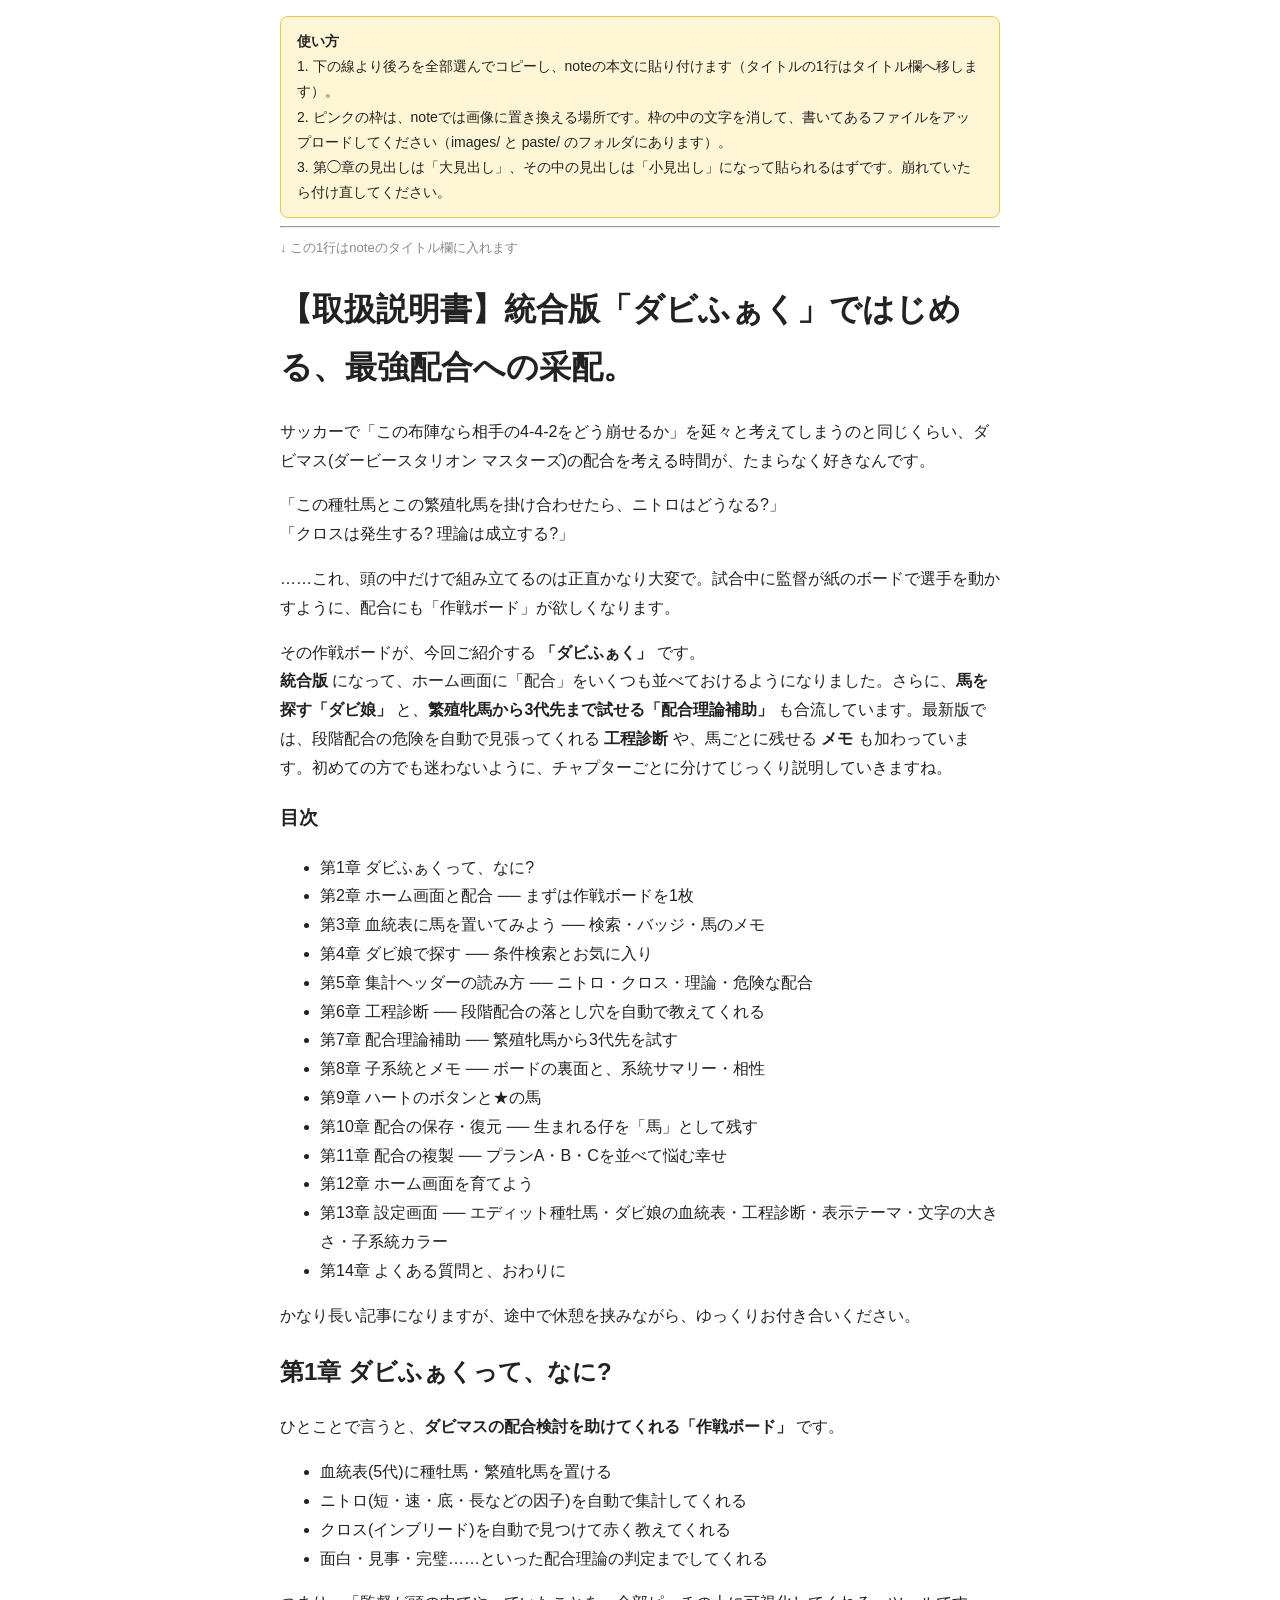
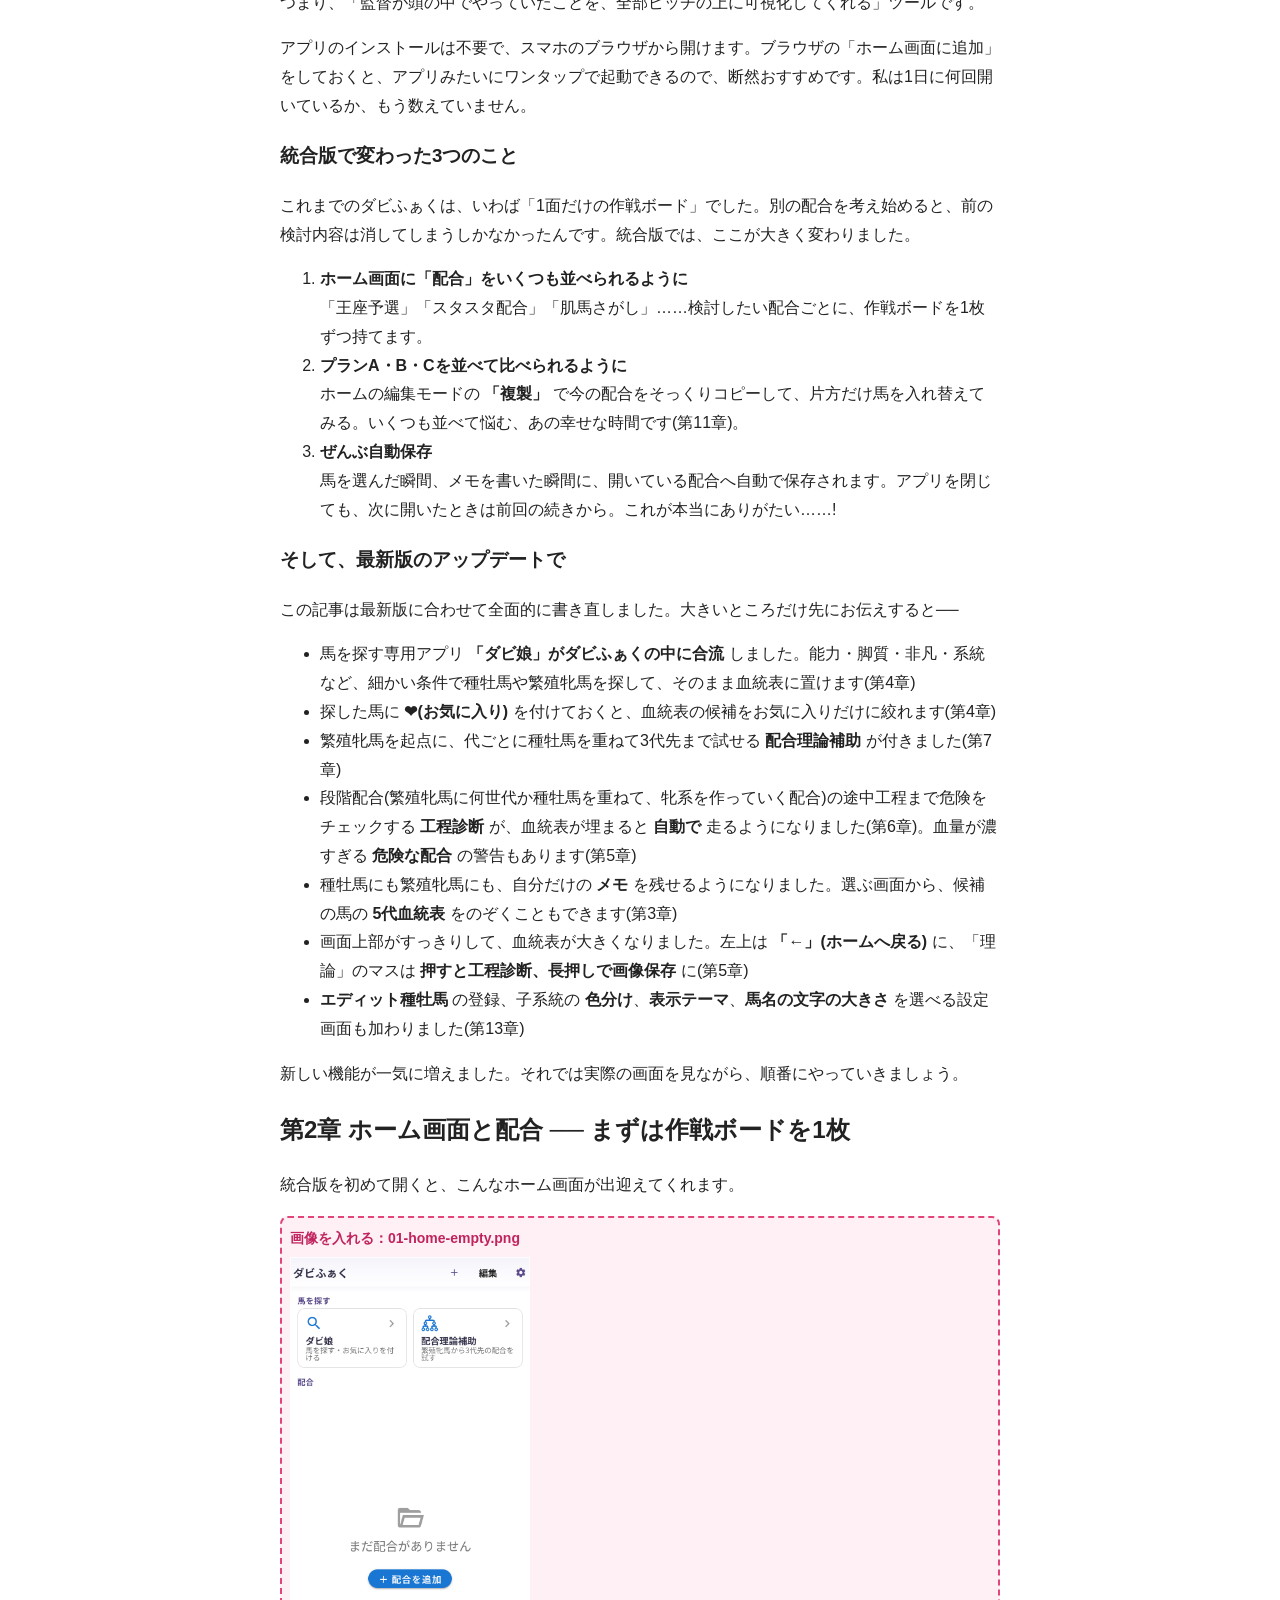
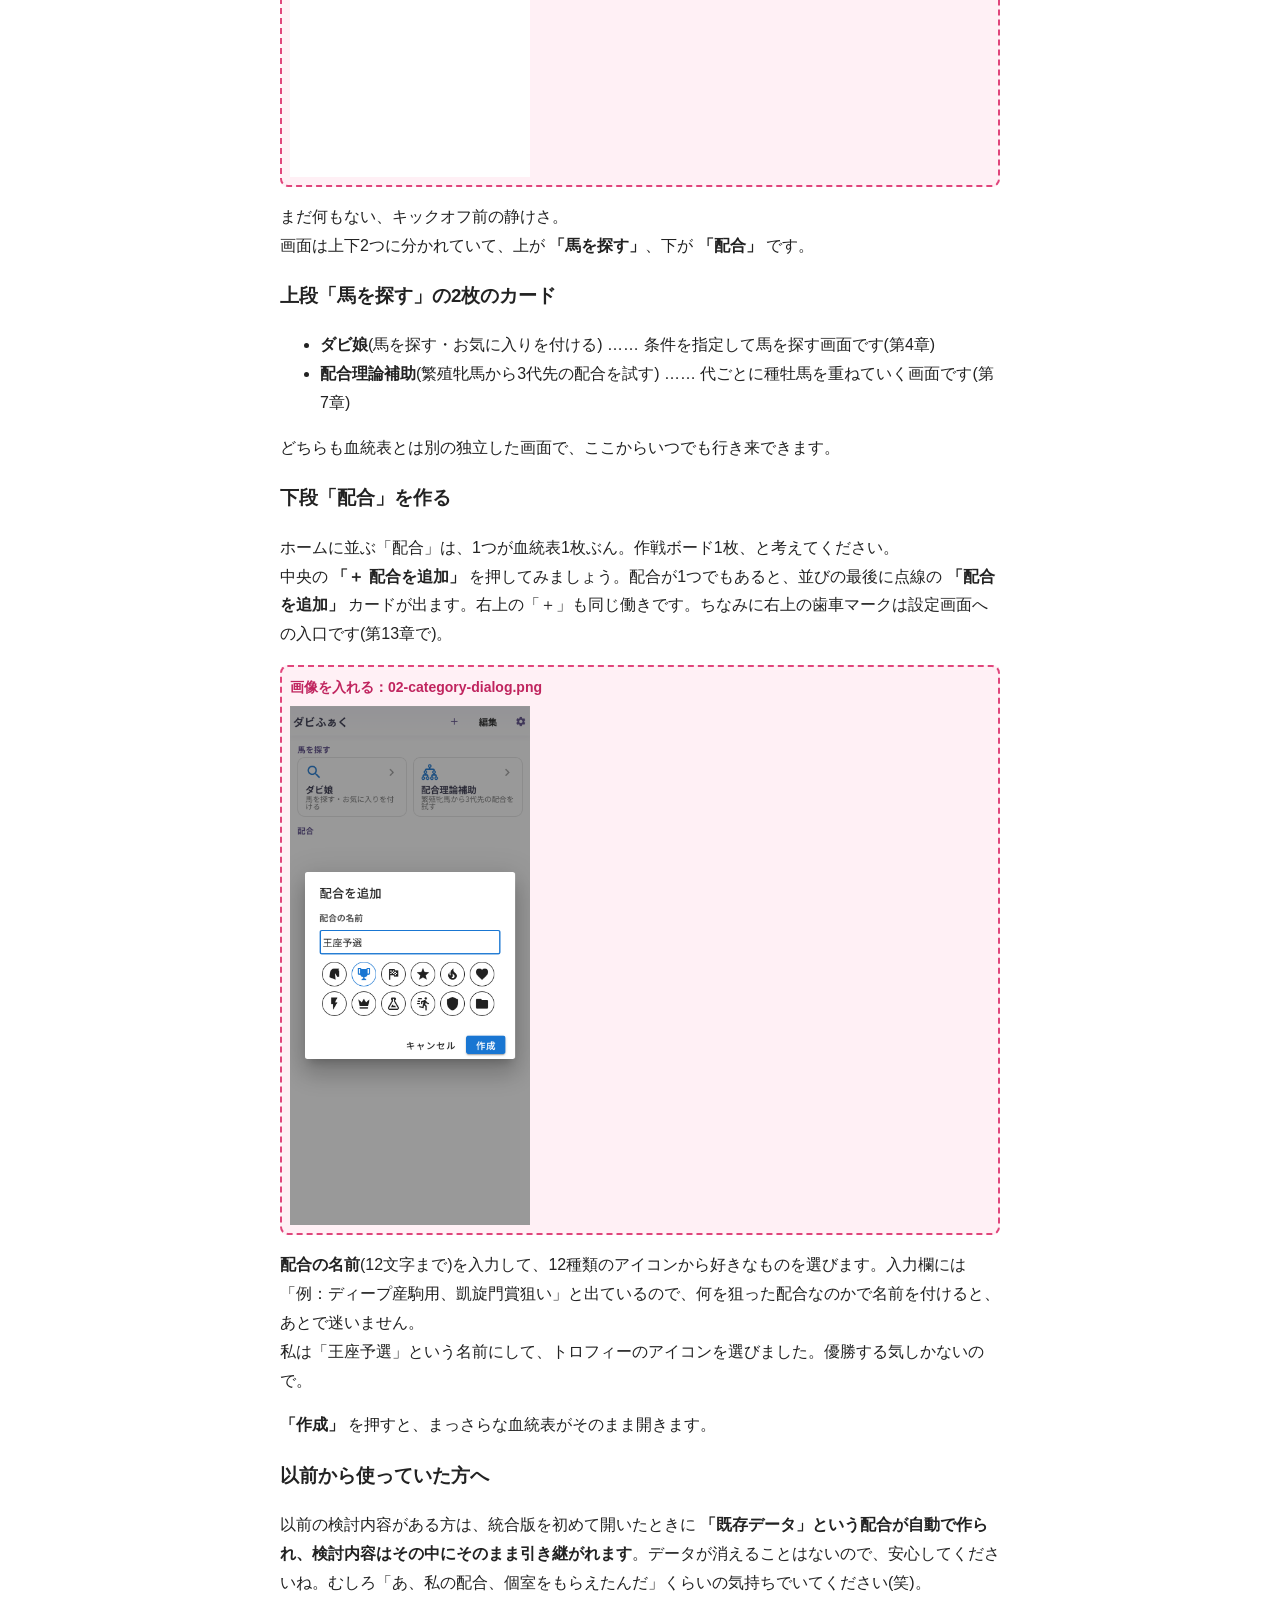
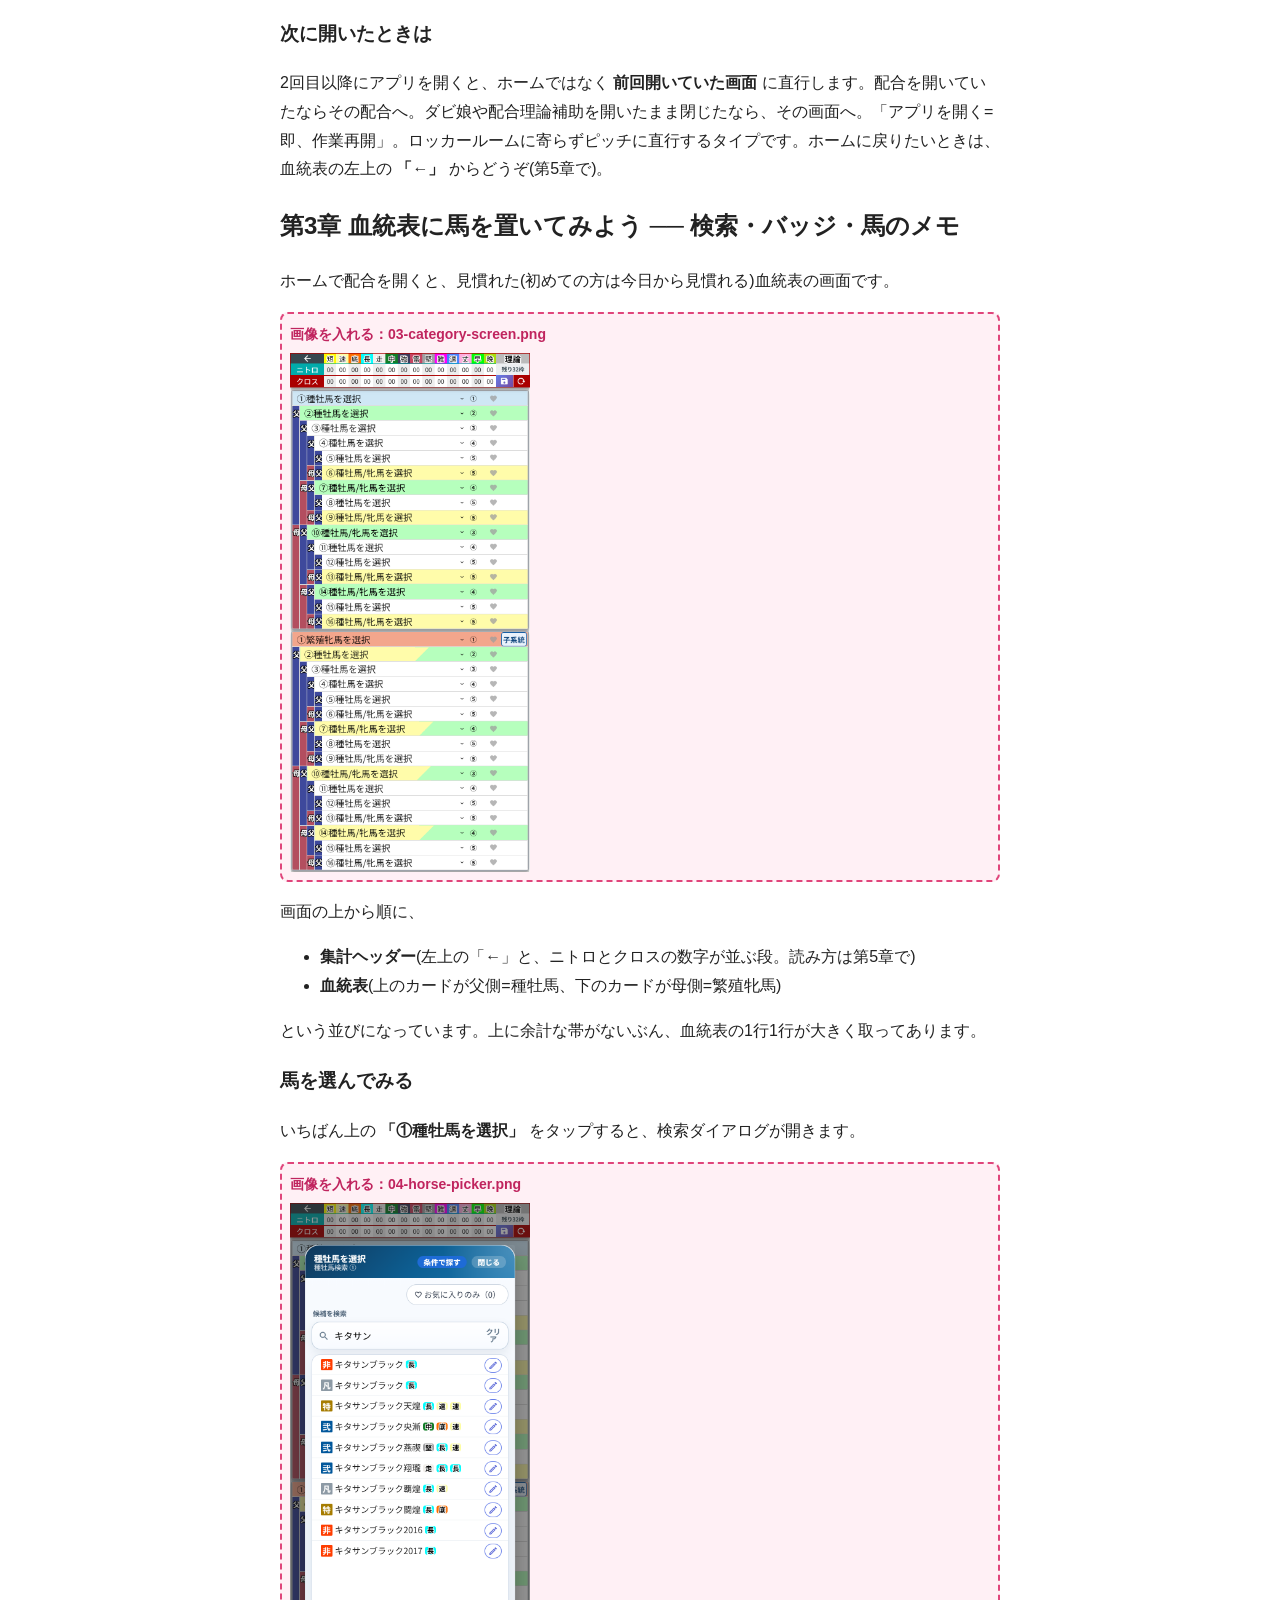
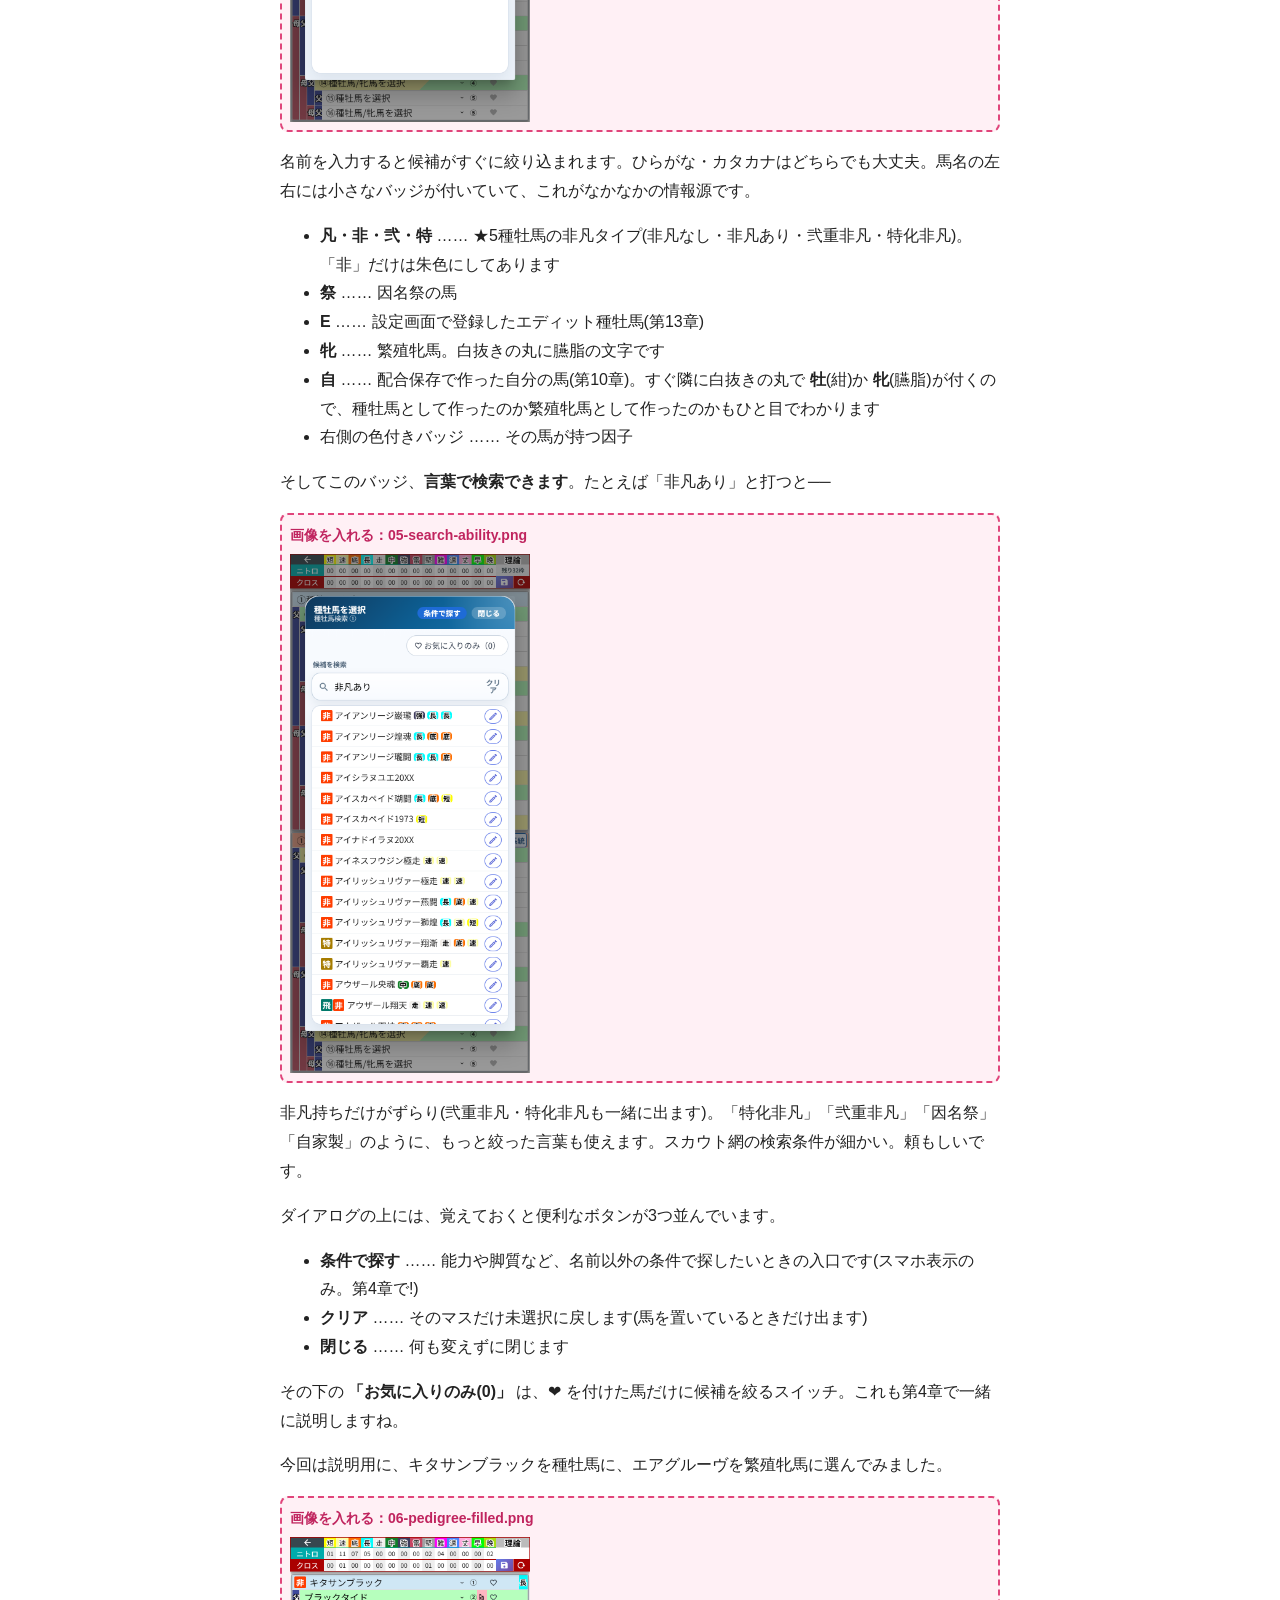
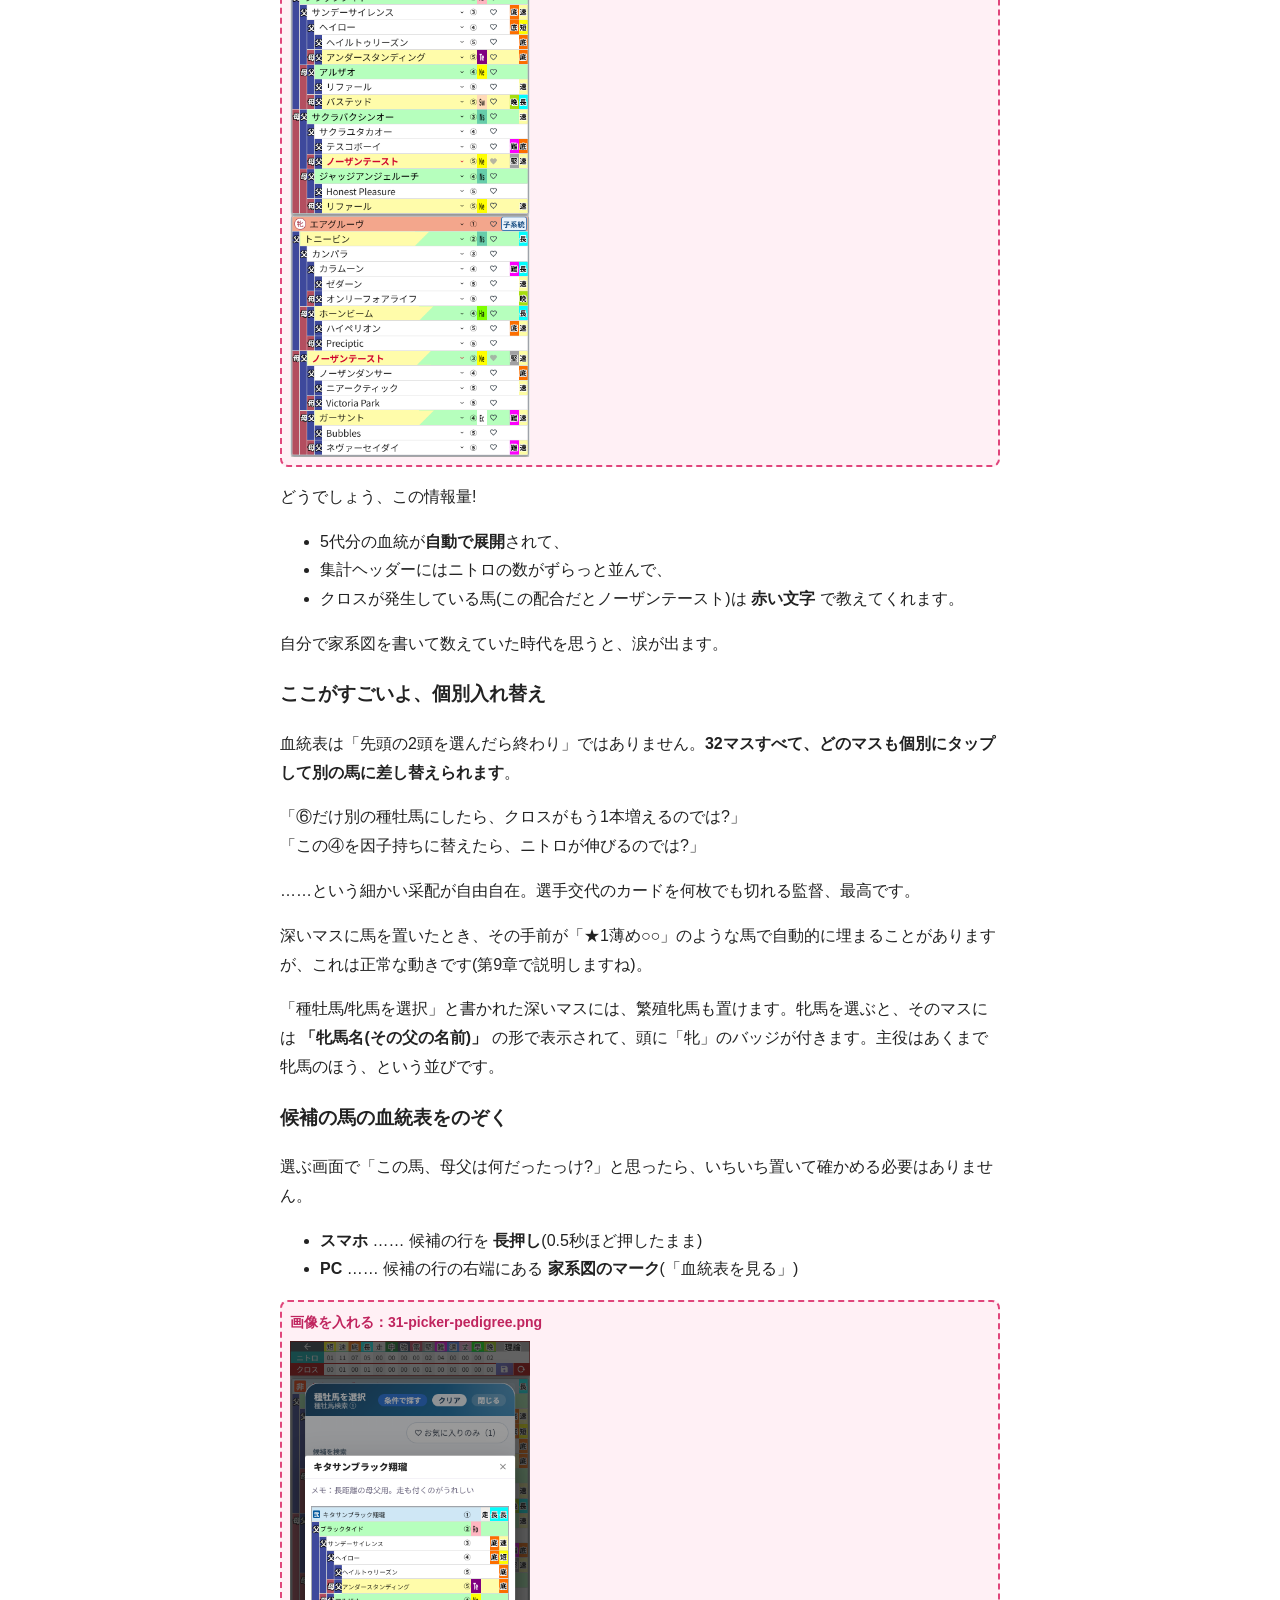
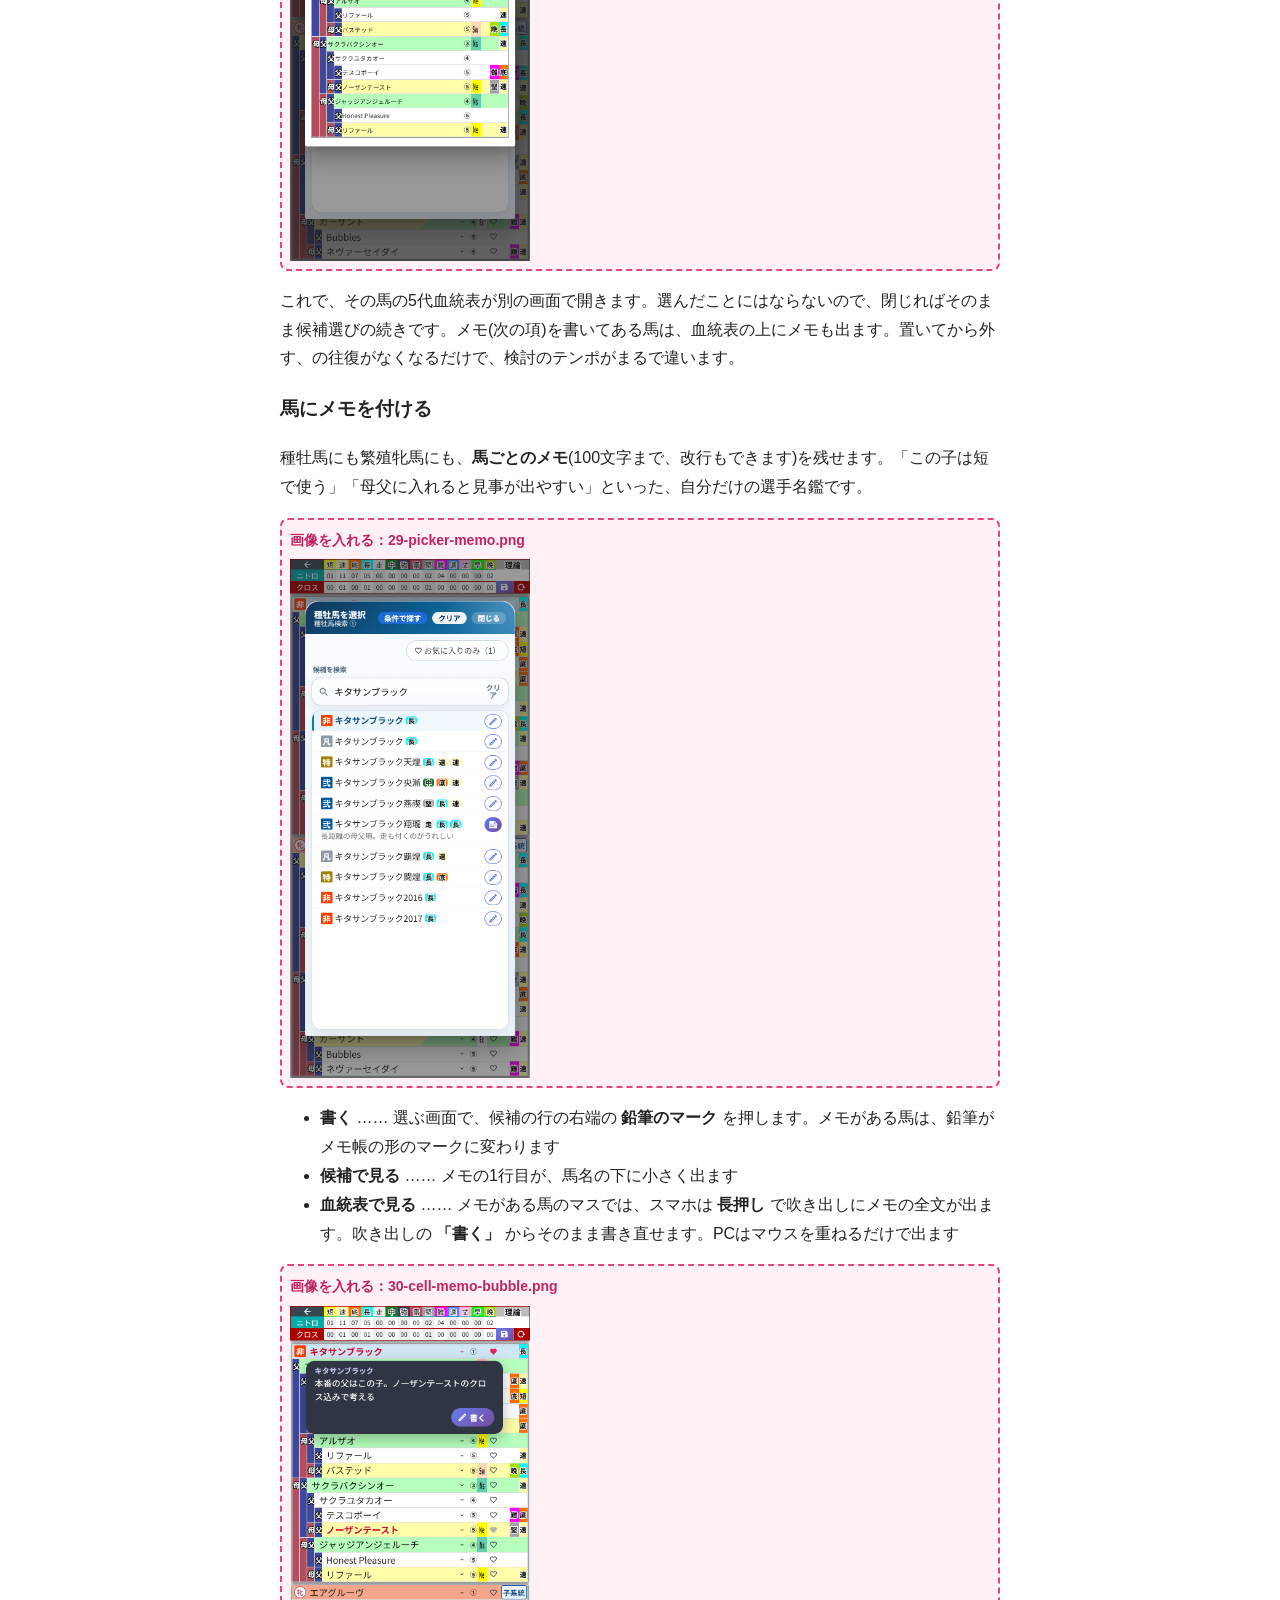
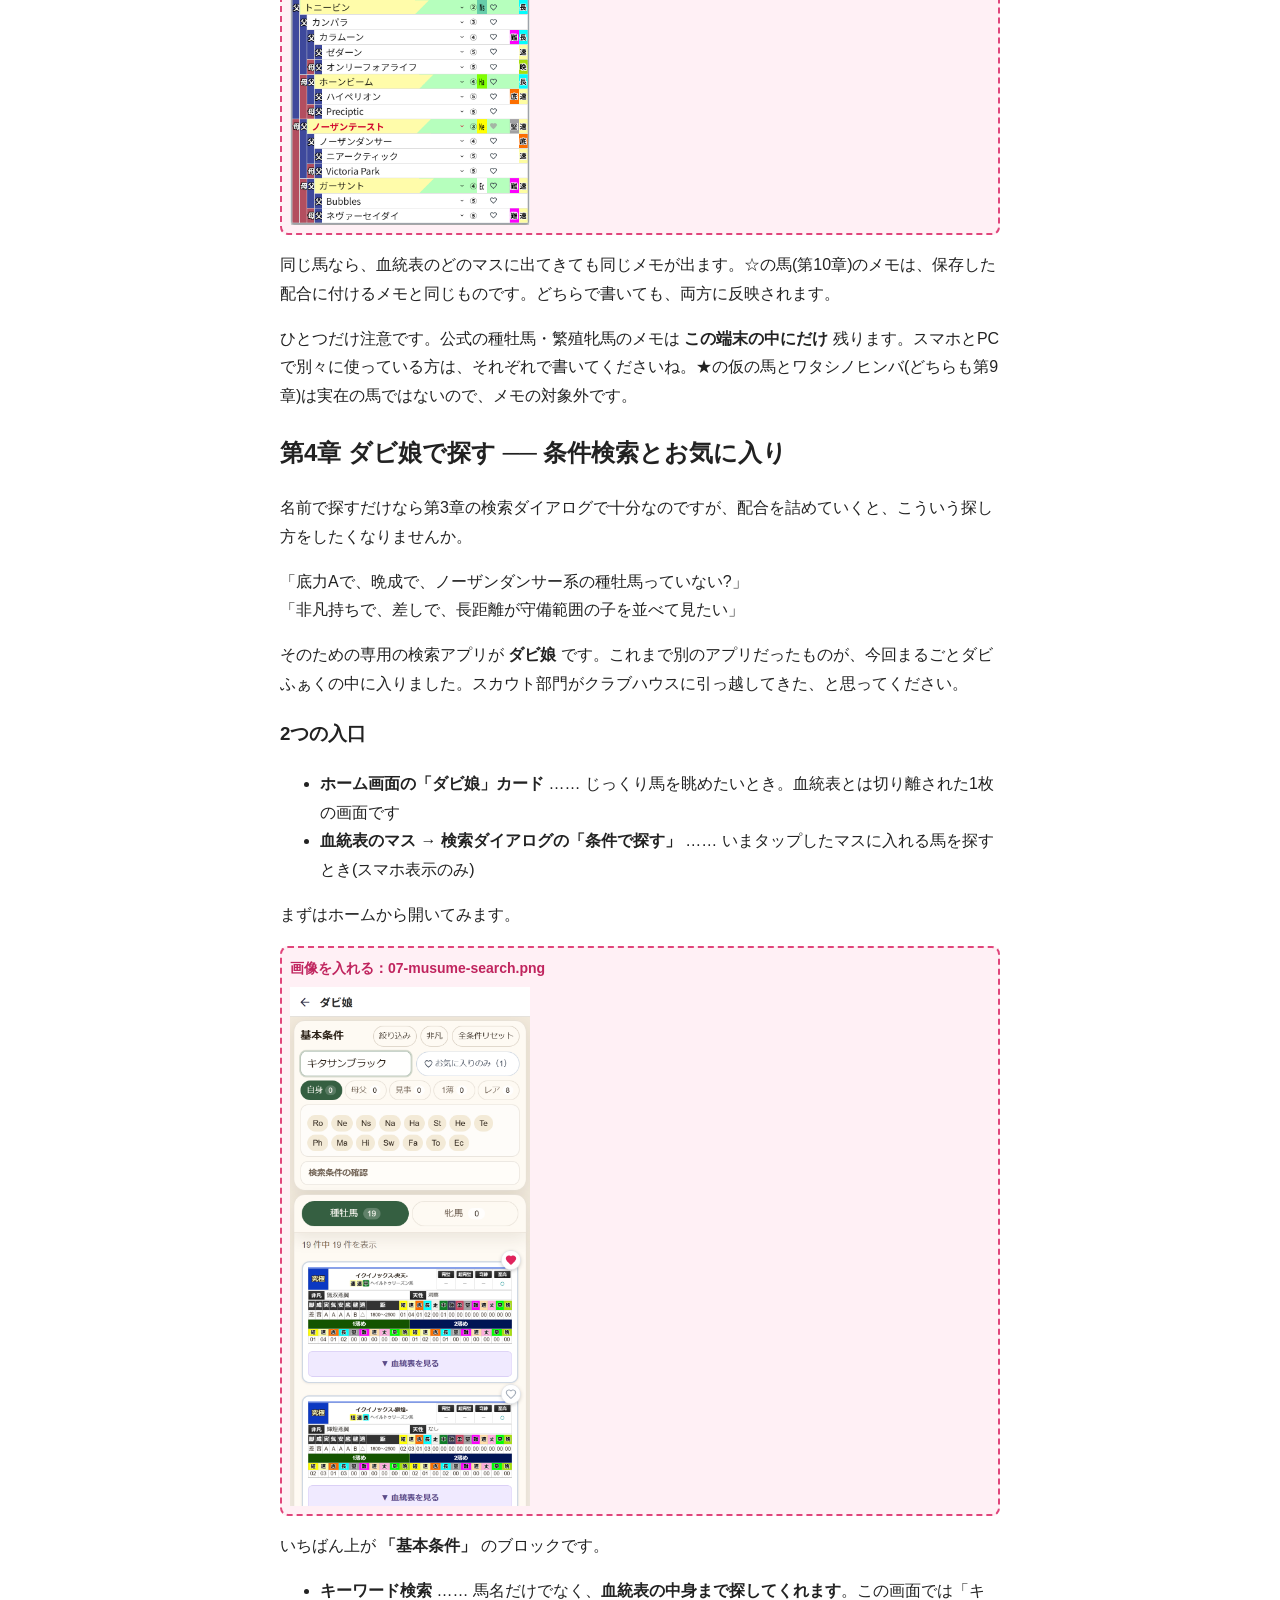
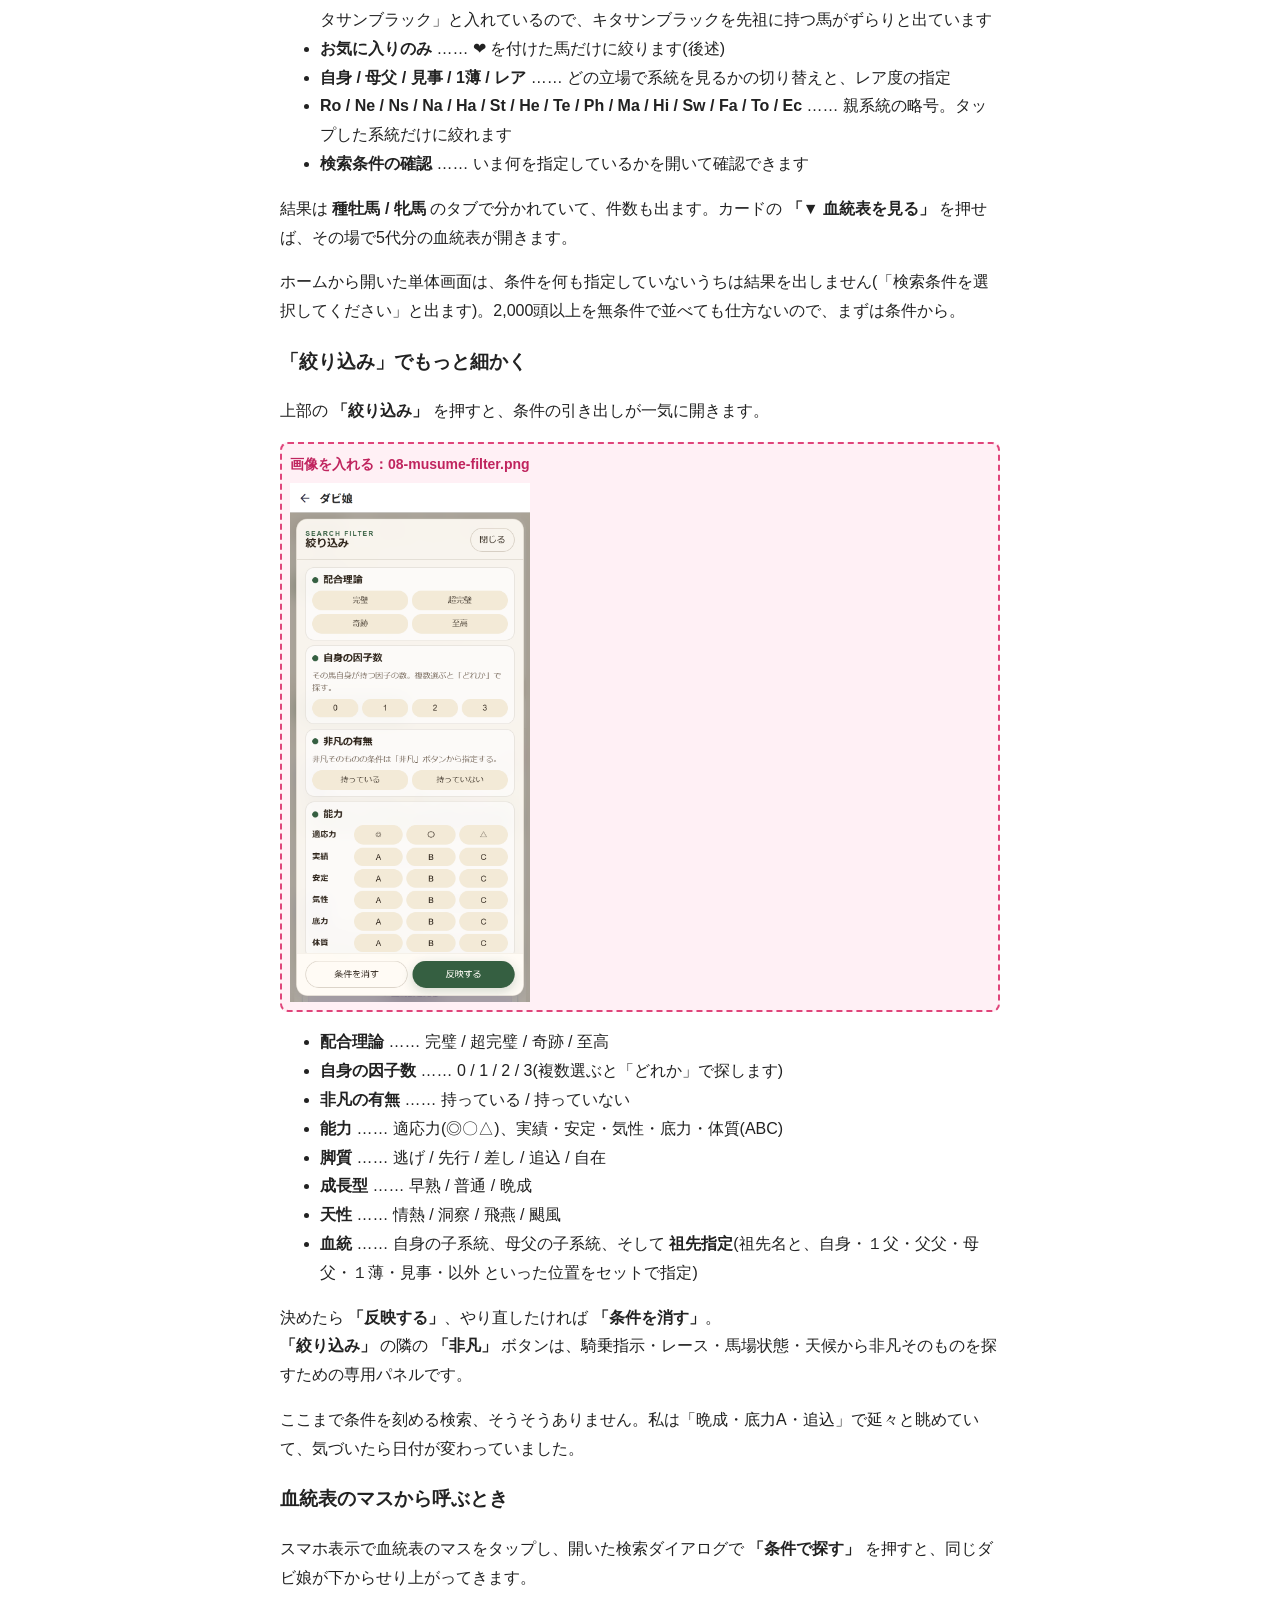
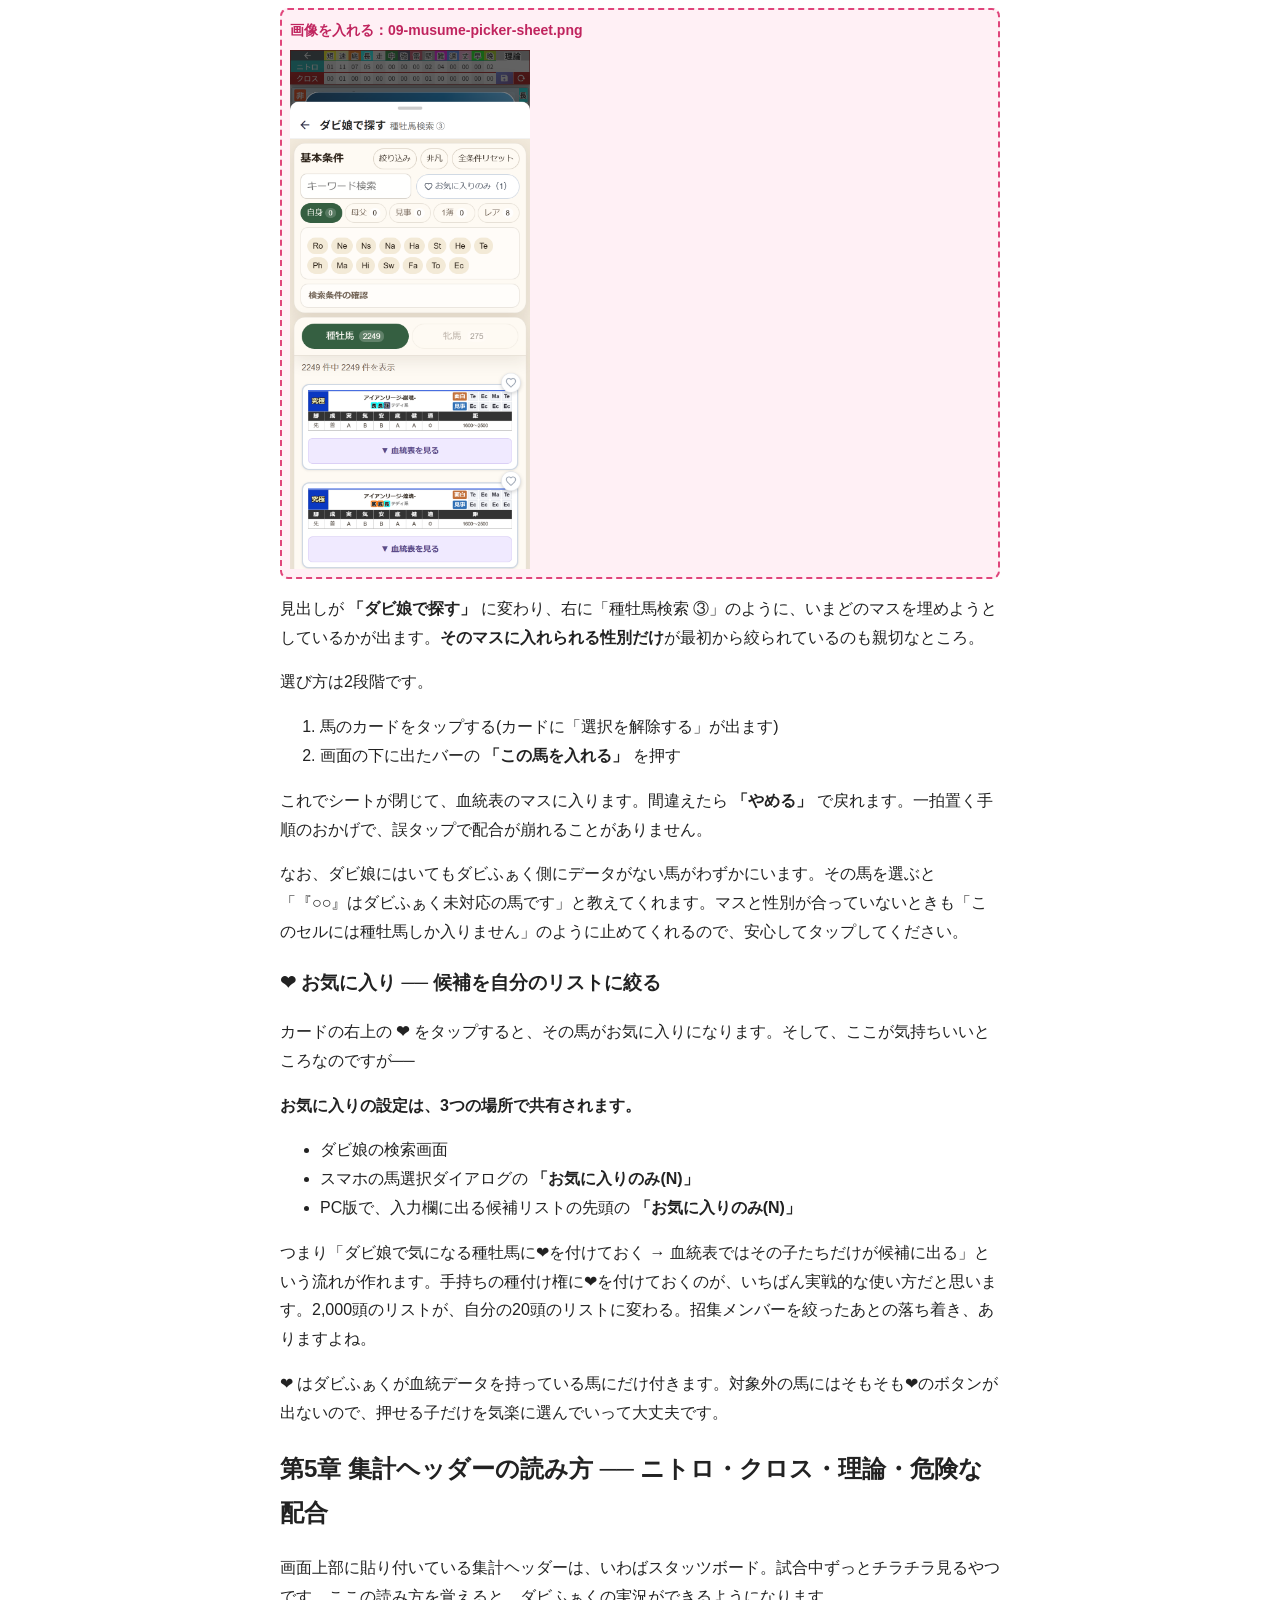
<file: note-article/paste/index.html>
<!doctype html><html lang="ja"><head><meta charset="utf-8"><meta name="viewport" content="width=device-width,initial-scale=1">
<title>note貼り付け用</title><style>
body{font-family:sans-serif;max-width:720px;margin:0 auto;padding:16px;line-height:1.8;color:#222;background:#fff}
.guide{background:#fff6d6;border:1px solid #e6c84a;padding:12px 16px;border-radius:8px;font-size:14px}
.img-slot{border:2px dashed #e0457b;border-radius:8px;padding:8px;margin:16px 0;background:#fff0f5}
.img-label{color:#c0245e;font-weight:bold;font-size:14px;margin-bottom:6px}
.img-slot img{max-width:240px;display:block}
.title-note{color:#888;font-size:13px}
blockquote{border-left:4px solid #ccc;margin:12px 0;padding:0 12px;color:#444}
table{border-collapse:collapse}th,td{border:1px solid #999;padding:4px 10px}th{background:#eee}
</style></head><body>
<div class="guide"><b>使い方</b><br>
1. 下の線より後ろを全部選んでコピーし、noteの本文に貼り付けます（タイトルの1行はタイトル欄へ移します）。<br>
2. ピンクの枠は、noteでは画像に置き換える場所です。枠の中の文字を消して、書いてあるファイルをアップロードしてください（images/ と paste/ のフォルダにあります）。<br>
3. 第◯章の見出しは「大見出し」、その中の見出しは「小見出し」になって貼られるはずです。崩れていたら付け直してください。</div>
<hr>
<div class="title-note">↓ この1行はnoteのタイトル欄に入れます</div><h1>【取扱説明書】統合版「ダビふぁく」ではじめる、最強配合への采配。</h1>
<p>サッカーで「この布陣なら相手の4-4-2をどう崩せるか」を延々と考えてしまうのと同じくらい、ダビマス(ダービースタリオン マスターズ)の配合を考える時間が、たまらなく好きなんです。</p>
<p>「この種牡馬とこの繁殖牝馬を掛け合わせたら、ニトロはどうなる?」<br>「クロスは発生する? 理論は成立する?」</p>
<p>……これ、頭の中だけで組み立てるのは正直かなり大変で。試合中に監督が紙のボードで選手を動かすように、配合にも「作戦ボード」が欲しくなります。</p>
<p>その作戦ボードが、今回ご紹介する <strong>「ダビふぁく」</strong> です。<br><strong>統合版</strong> になって、ホーム画面に「配合」をいくつも並べておけるようになりました。さらに、<strong>馬を探す「ダビ娘」</strong> と、<strong>繁殖牝馬から3代先まで試せる「配合理論補助」</strong> も合流しています。最新版では、段階配合の危険を自動で見張ってくれる <strong>工程診断</strong> や、馬ごとに残せる <strong>メモ</strong> も加わっています。初めての方でも迷わないように、チャプターごとに分けてじっくり説明していきますね。</p>
<h3>目次</h3>
<ul><li>第1章 ダビふぁくって、なに?</li><li>第2章 ホーム画面と配合 ── まずは作戦ボードを1枚</li><li>第3章 血統表に馬を置いてみよう ── 検索・バッジ・馬のメモ</li><li>第4章 ダビ娘で探す ── 条件検索とお気に入り</li><li>第5章 集計ヘッダーの読み方 ── ニトロ・クロス・理論・危険な配合</li><li>第6章 工程診断 ── 段階配合の落とし穴を自動で教えてくれる</li><li>第7章 配合理論補助 ── 繁殖牝馬から3代先を試す</li><li>第8章 子系統とメモ ── ボードの裏面と、系統サマリー・相性</li><li>第9章 ハートのボタンと★の馬</li><li>第10章 配合の保存・復元 ── 生まれる仔を「馬」として残す</li><li>第11章 配合の複製 ── プランA・B・Cを並べて悩む幸せ</li><li>第12章 ホーム画面を育てよう</li><li>第13章 設定画面 ── エディット種牡馬・ダビ娘の血統表・工程診断・表示テーマ・文字の大きさ・子系統カラー</li><li>第14章 よくある質問と、おわりに</li></ul>
<p>かなり長い記事になりますが、途中で休憩を挟みながら、ゆっくりお付き合いください。</p>
<h2>第1章 ダビふぁくって、なに?</h2>
<p>ひとことで言うと、<strong>ダビマスの配合検討を助けてくれる「作戦ボード」</strong> です。</p>
<ul><li>血統表(5代)に種牡馬・繁殖牝馬を置ける</li><li>ニトロ(短・速・底・長などの因子)を自動で集計してくれる</li><li>クロス(インブリード)を自動で見つけて赤く教えてくれる</li><li>面白・見事・完璧……といった配合理論の判定までしてくれる</li></ul>
<p>つまり、「監督が頭の中でやっていたことを、全部ピッチの上に可視化してくれる」ツールです。</p>
<p>アプリのインストールは不要で、スマホのブラウザから開けます。ブラウザの「ホーム画面に追加」をしておくと、アプリみたいにワンタップで起動できるので、断然おすすめです。私は1日に何回開いているか、もう数えていません。</p>
<h3>統合版で変わった3つのこと</h3>
<p>これまでのダビふぁくは、いわば「1面だけの作戦ボード」でした。別の配合を考え始めると、前の検討内容は消してしまうしかなかったんです。統合版では、ここが大きく変わりました。</p>
<ol><li><strong>ホーム画面に「配合」をいくつも並べられるように</strong><br>「王座予選」「スタスタ配合」「肌馬さがし」……検討したい配合ごとに、作戦ボードを1枚ずつ持てます。</li><li><strong>プランA・B・Cを並べて比べられるように</strong><br>ホームの編集モードの <strong>「複製」</strong> で今の配合をそっくりコピーして、片方だけ馬を入れ替えてみる。いくつも並べて悩む、あの幸せな時間です(第11章)。</li><li><strong>ぜんぶ自動保存</strong><br>馬を選んだ瞬間、メモを書いた瞬間に、開いている配合へ自動で保存されます。アプリを閉じても、次に開いたときは前回の続きから。これが本当にありがたい……!</li></ol>
<h3>そして、最新版のアップデートで</h3>
<p>この記事は最新版に合わせて全面的に書き直しました。大きいところだけ先にお伝えすると──</p>
<ul><li>馬を探す専用アプリ <strong>「ダビ娘」がダビふぁくの中に合流</strong> しました。能力・脚質・非凡・系統など、細かい条件で種牡馬や繁殖牝馬を探して、そのまま血統表に置けます(第4章)</li><li>探した馬に <strong>❤(お気に入り)</strong> を付けておくと、血統表の候補をお気に入りだけに絞れます(第4章)</li><li>繁殖牝馬を起点に、代ごとに種牡馬を重ねて3代先まで試せる <strong>配合理論補助</strong> が付きました(第7章)</li><li>段階配合(繁殖牝馬に何世代か種牡馬を重ねて、牝系を作っていく配合)の途中工程まで危険をチェックする <strong>工程診断</strong> が、血統表が埋まると <strong>自動で</strong> 走るようになりました(第6章)。血量が濃すぎる <strong>危険な配合</strong> の警告もあります(第5章)</li><li>種牡馬にも繁殖牝馬にも、自分だけの <strong>メモ</strong> を残せるようになりました。選ぶ画面から、候補の馬の <strong>5代血統表</strong> をのぞくこともできます(第3章)</li><li>画面上部がすっきりして、血統表が大きくなりました。左上は <strong>「←」(ホームへ戻る)</strong> に、「理論」のマスは <strong>押すと工程診断、長押しで画像保存</strong> に(第5章)</li><li><strong>エディット種牡馬</strong> の登録、子系統の <strong>色分け</strong>、<strong>表示テーマ</strong>、<strong>馬名の文字の大きさ</strong> を選べる設定画面も加わりました(第13章)</li></ul>
<p>新しい機能が一気に増えました。それでは実際の画面を見ながら、順番にやっていきましょう。</p>
<h2>第2章 ホーム画面と配合 ── まずは作戦ボードを1枚</h2>
<p>統合版を初めて開くと、こんなホーム画面が出迎えてくれます。</p>
<div class="img-slot" contenteditable="false"><div class="img-label">画像を入れる：01-home-empty.png</div><img src="../images/01-home-empty.png" alt=""></div>
<p>まだ何もない、キックオフ前の静けさ。<br>画面は上下2つに分かれていて、上が <strong>「馬を探す」</strong>、下が <strong>「配合」</strong> です。</p>
<h3>上段「馬を探す」の2枚のカード</h3>
<ul><li><strong>ダビ娘</strong>(馬を探す・お気に入りを付ける) …… 条件を指定して馬を探す画面です(第4章)</li><li><strong>配合理論補助</strong>(繁殖牝馬から3代先の配合を試す) …… 代ごとに種牡馬を重ねていく画面です(第7章)</li></ul>
<p>どちらも血統表とは別の独立した画面で、ここからいつでも行き来できます。</p>
<h3>下段「配合」を作る</h3>
<p>ホームに並ぶ「配合」は、1つが血統表1枚ぶん。作戦ボード1枚、と考えてください。<br>中央の <strong>「＋ 配合を追加」</strong> を押してみましょう。配合が1つでもあると、並びの最後に点線の <strong>「配合を追加」</strong> カードが出ます。右上の「＋」も同じ働きです。ちなみに右上の歯車マークは設定画面への入口です(第13章で)。</p>
<div class="img-slot" contenteditable="false"><div class="img-label">画像を入れる：02-category-dialog.png</div><img src="../images/02-category-dialog.png" alt=""></div>
<p><strong>配合の名前</strong>(12文字まで)を入力して、12種類のアイコンから好きなものを選びます。入力欄には「例：ディープ産駒用、凱旋門賞狙い」と出ているので、何を狙った配合なのかで名前を付けると、あとで迷いません。<br>私は「王座予選」という名前にして、トロフィーのアイコンを選びました。優勝する気しかないので。</p>
<p><strong>「作成」</strong> を押すと、まっさらな血統表がそのまま開きます。</p>
<h3>以前から使っていた方へ</h3>
<p>以前の検討内容がある方は、統合版を初めて開いたときに <strong>「既存データ」という配合が自動で作られ、検討内容はその中にそのまま引き継がれます</strong>。データが消えることはないので、安心してくださいね。むしろ「あ、私の配合、個室をもらえたんだ」くらいの気持ちでいてください(笑)。</p>
<h3>次に開いたときは</h3>
<p>2回目以降にアプリを開くと、ホームではなく <strong>前回開いていた画面</strong> に直行します。配合を開いていたならその配合へ。ダビ娘や配合理論補助を開いたまま閉じたなら、その画面へ。「アプリを開く=即、作業再開」。ロッカールームに寄らずピッチに直行するタイプです。ホームに戻りたいときは、血統表の左上の <strong>「←」</strong> からどうぞ(第5章で)。</p>
<h2>第3章 血統表に馬を置いてみよう ── 検索・バッジ・馬のメモ</h2>
<p>ホームで配合を開くと、見慣れた(初めての方は今日から見慣れる)血統表の画面です。</p>
<div class="img-slot" contenteditable="false"><div class="img-label">画像を入れる：03-category-screen.png</div><img src="../images/03-category-screen.png" alt=""></div>
<p>画面の上から順に、</p>
<ul><li><strong>集計ヘッダー</strong>(左上の「←」と、ニトロとクロスの数字が並ぶ段。読み方は第5章で)</li><li><strong>血統表</strong>(上のカードが父側=種牡馬、下のカードが母側=繁殖牝馬)</li></ul>
<p>という並びになっています。上に余計な帯がないぶん、血統表の1行1行が大きく取ってあります。</p>
<h3>馬を選んでみる</h3>
<p>いちばん上の <strong>「①種牡馬を選択」</strong> をタップすると、検索ダイアログが開きます。</p>
<div class="img-slot" contenteditable="false"><div class="img-label">画像を入れる：04-horse-picker.png</div><img src="../images/04-horse-picker.png" alt=""></div>
<p>名前を入力すると候補がすぐに絞り込まれます。ひらがな・カタカナはどちらでも大丈夫。馬名の左右には小さなバッジが付いていて、これがなかなかの情報源です。</p>
<ul><li><strong>凡・非・弐・特</strong> …… ★5種牡馬の非凡タイプ(非凡なし・非凡あり・弐重非凡・特化非凡)。「非」だけは朱色にしてあります</li><li><strong>祭</strong> …… 因名祭の馬</li><li><strong>E</strong> …… 設定画面で登録したエディット種牡馬(第13章)</li><li><strong>牝</strong> …… 繁殖牝馬。白抜きの丸に臙脂の文字です</li><li><strong>自</strong> …… 配合保存で作った自分の馬(第10章)。すぐ隣に白抜きの丸で <strong>牡</strong>(紺)か <strong>牝</strong>(臙脂)が付くので、種牡馬として作ったのか繁殖牝馬として作ったのかもひと目でわかります</li><li>右側の色付きバッジ …… その馬が持つ因子</li></ul>
<p>そしてこのバッジ、<strong>言葉で検索できます</strong>。たとえば「非凡あり」と打つと──</p>
<div class="img-slot" contenteditable="false"><div class="img-label">画像を入れる：05-search-ability.png</div><img src="../images/05-search-ability.png" alt=""></div>
<p>非凡持ちだけがずらり(弐重非凡・特化非凡も一緒に出ます)。「特化非凡」「弐重非凡」「因名祭」「自家製」のように、もっと絞った言葉も使えます。スカウト網の検索条件が細かい。頼もしいです。</p>
<p>ダイアログの上には、覚えておくと便利なボタンが3つ並んでいます。</p>
<ul><li><strong>条件で探す</strong> …… 能力や脚質など、名前以外の条件で探したいときの入口です(スマホ表示のみ。第4章で!)</li><li><strong>クリア</strong> …… そのマスだけ未選択に戻します(馬を置いているときだけ出ます)</li><li><strong>閉じる</strong> …… 何も変えずに閉じます</li></ul>
<p>その下の <strong>「お気に入りのみ(0)」</strong> は、❤ を付けた馬だけに候補を絞るスイッチ。これも第4章で一緒に説明しますね。</p>
<p>今回は説明用に、キタサンブラックを種牡馬に、エアグルーヴを繁殖牝馬に選んでみました。</p>
<div class="img-slot" contenteditable="false"><div class="img-label">画像を入れる：06-pedigree-filled.png</div><img src="../images/06-pedigree-filled.png" alt=""></div>
<p>どうでしょう、この情報量!</p>
<ul><li>5代分の血統が<strong>自動で展開</strong>されて、</li><li>集計ヘッダーにはニトロの数がずらっと並んで、</li><li>クロスが発生している馬(この配合だとノーザンテースト)は <strong>赤い文字</strong> で教えてくれます。</li></ul>
<p>自分で家系図を書いて数えていた時代を思うと、涙が出ます。</p>
<h3>ここがすごいよ、個別入れ替え</h3>
<p>血統表は「先頭の2頭を選んだら終わり」ではありません。<strong>32マスすべて、どのマスも個別にタップして別の馬に差し替えられます</strong>。</p>
<p>「⑥だけ別の種牡馬にしたら、クロスがもう1本増えるのでは?」<br>「この④を因子持ちに替えたら、ニトロが伸びるのでは?」</p>
<p>……という細かい采配が自由自在。選手交代のカードを何枚でも切れる監督、最高です。</p>
<p>深いマスに馬を置いたとき、その手前が「★1薄め○○」のような馬で自動的に埋まることがありますが、これは正常な動きです(第9章で説明しますね)。</p>
<p>「種牡馬/牝馬を選択」と書かれた深いマスには、繁殖牝馬も置けます。牝馬を選ぶと、そのマスには <strong>「牝馬名(その父の名前)」</strong> の形で表示されて、頭に「牝」のバッジが付きます。主役はあくまで牝馬のほう、という並びです。</p>
<h3>候補の馬の血統表をのぞく</h3>
<p>選ぶ画面で「この馬、母父は何だったっけ?」と思ったら、いちいち置いて確かめる必要はありません。</p>
<ul><li><strong>スマホ</strong> …… 候補の行を <strong>長押し</strong>(0.5秒ほど押したまま)</li><li><strong>PC</strong> …… 候補の行の右端にある <strong>家系図のマーク</strong>(「血統表を見る」)</li></ul>
<div class="img-slot" contenteditable="false"><div class="img-label">画像を入れる：31-picker-pedigree.png</div><img src="../images/31-picker-pedigree.png" alt=""></div>
<p>これで、その馬の5代血統表が別の画面で開きます。選んだことにはならないので、閉じればそのまま候補選びの続きです。メモ(次の項)を書いてある馬は、血統表の上にメモも出ます。置いてから外す、の往復がなくなるだけで、検討のテンポがまるで違います。</p>
<h3>馬にメモを付ける</h3>
<p>種牡馬にも繁殖牝馬にも、<strong>馬ごとのメモ</strong>(100文字まで、改行もできます)を残せます。「この子は短で使う」「母父に入れると見事が出やすい」といった、自分だけの選手名鑑です。</p>
<div class="img-slot" contenteditable="false"><div class="img-label">画像を入れる：29-picker-memo.png</div><img src="../images/29-picker-memo.png" alt=""></div>
<ul><li><strong>書く</strong> …… 選ぶ画面で、候補の行の右端の <strong>鉛筆のマーク</strong> を押します。メモがある馬は、鉛筆がメモ帳の形のマークに変わります</li><li><strong>候補で見る</strong> …… メモの1行目が、馬名の下に小さく出ます</li><li><strong>血統表で見る</strong> …… メモがある馬のマスでは、スマホは <strong>長押し</strong> で吹き出しにメモの全文が出ます。吹き出しの <strong>「書く」</strong> からそのまま書き直せます。PCはマウスを重ねるだけで出ます</li></ul>
<div class="img-slot" contenteditable="false"><div class="img-label">画像を入れる：30-cell-memo-bubble.png</div><img src="../images/30-cell-memo-bubble.png" alt=""></div>
<p>同じ馬なら、血統表のどのマスに出てきても同じメモが出ます。☆の馬(第10章)のメモは、保存した配合に付けるメモと同じものです。どちらで書いても、両方に反映されます。</p>
<p>ひとつだけ注意です。公式の種牡馬・繁殖牝馬のメモは <strong>この端末の中にだけ</strong> 残ります。スマホとPCで別々に使っている方は、それぞれで書いてくださいね。★の仮の馬とワタシノヒンバ(どちらも第9章)は実在の馬ではないので、メモの対象外です。</p>
<h2>第4章 ダビ娘で探す ── 条件検索とお気に入り</h2>
<p>名前で探すだけなら第3章の検索ダイアログで十分なのですが、配合を詰めていくと、こういう探し方をしたくなりませんか。</p>
<p>「底力Aで、晩成で、ノーザンダンサー系の種牡馬っていない?」<br>「非凡持ちで、差しで、長距離が守備範囲の子を並べて見たい」</p>
<p>そのための専用の検索アプリが <strong>ダビ娘</strong> です。これまで別のアプリだったものが、今回まるごとダビふぁくの中に入りました。スカウト部門がクラブハウスに引っ越してきた、と思ってください。</p>
<h3>2つの入口</h3>
<ul><li><strong>ホーム画面の「ダビ娘」カード</strong> …… じっくり馬を眺めたいとき。血統表とは切り離された1枚の画面です</li><li><strong>血統表のマス → 検索ダイアログの「条件で探す」</strong> …… いまタップしたマスに入れる馬を探すとき(スマホ表示のみ)</li></ul>
<p>まずはホームから開いてみます。</p>
<div class="img-slot" contenteditable="false"><div class="img-label">画像を入れる：07-musume-search.png</div><img src="../images/07-musume-search.png" alt=""></div>
<p>いちばん上が <strong>「基本条件」</strong> のブロックです。</p>
<ul><li><strong>キーワード検索</strong> …… 馬名だけでなく、<strong>血統表の中身まで探してくれます</strong>。この画面では「キタサンブラック」と入れているので、キタサンブラックを先祖に持つ馬がずらりと出ています</li><li><strong>お気に入りのみ</strong> …… ❤ を付けた馬だけに絞ります(後述)</li><li><strong>自身 / 母父 / 見事 / 1薄 / レア</strong> …… どの立場で系統を見るかの切り替えと、レア度の指定</li><li><strong>Ro / Ne / Ns / Na / Ha / St / He / Te / Ph / Ma / Hi / Sw / Fa / To / Ec</strong> …… 親系統の略号。タップした系統だけに絞れます</li><li><strong>検索条件の確認</strong> …… いま何を指定しているかを開いて確認できます</li></ul>
<p>結果は <strong>種牡馬 / 牝馬</strong> のタブで分かれていて、件数も出ます。カードの <strong>「▼ 血統表を見る」</strong> を押せば、その場で5代分の血統表が開きます。</p>
<p>ホームから開いた単体画面は、条件を何も指定していないうちは結果を出しません(「検索条件を選択してください」と出ます)。2,000頭以上を無条件で並べても仕方ないので、まずは条件から。</p>
<h3>「絞り込み」でもっと細かく</h3>
<p>上部の <strong>「絞り込み」</strong> を押すと、条件の引き出しが一気に開きます。</p>
<div class="img-slot" contenteditable="false"><div class="img-label">画像を入れる：08-musume-filter.png</div><img src="../images/08-musume-filter.png" alt=""></div>
<ul><li><strong>配合理論</strong> …… 完璧 / 超完璧 / 奇跡 / 至高</li><li><strong>自身の因子数</strong> …… 0 / 1 / 2 / 3(複数選ぶと「どれか」で探します)</li><li><strong>非凡の有無</strong> …… 持っている / 持っていない</li><li><strong>能力</strong> …… 適応力(◎〇△)、実績・安定・気性・底力・体質(ABC)</li><li><strong>脚質</strong> …… 逃げ / 先行 / 差し / 追込 / 自在</li><li><strong>成長型</strong> …… 早熟 / 普通 / 晩成</li><li><strong>天性</strong> …… 情熱 / 洞察 / 飛燕 / 颶風</li><li><strong>血統</strong> …… 自身の子系統、母父の子系統、そして <strong>祖先指定</strong>(祖先名と、自身・１父・父父・母父・１薄・見事・以外 といった位置をセットで指定)</li></ul>
<p>決めたら <strong>「反映する」</strong>、やり直したければ <strong>「条件を消す」</strong>。<br><strong>「絞り込み」</strong> の隣の <strong>「非凡」</strong> ボタンは、騎乗指示・レース・馬場状態・天候から非凡そのものを探すための専用パネルです。</p>
<p>ここまで条件を刻める検索、そうそうありません。私は「晩成・底力A・追込」で延々と眺めていて、気づいたら日付が変わっていました。</p>
<h3>血統表のマスから呼ぶとき</h3>
<p>スマホ表示で血統表のマスをタップし、開いた検索ダイアログで <strong>「条件で探す」</strong> を押すと、同じダビ娘が下からせり上がってきます。</p>
<div class="img-slot" contenteditable="false"><div class="img-label">画像を入れる：09-musume-picker-sheet.png</div><img src="../images/09-musume-picker-sheet.png" alt=""></div>
<p>見出しが <strong>「ダビ娘で探す」</strong> に変わり、右に「種牡馬検索 ③」のように、いまどのマスを埋めようとしているかが出ます。<strong>そのマスに入れられる性別だけ</strong>が最初から絞られているのも親切なところ。</p>
<p>選び方は2段階です。</p>
<ol><li>馬のカードをタップする(カードに「選択を解除する」が出ます)</li><li>画面の下に出たバーの <strong>「この馬を入れる」</strong> を押す</li></ol>
<p>これでシートが閉じて、血統表のマスに入ります。間違えたら <strong>「やめる」</strong> で戻れます。一拍置く手順のおかげで、誤タップで配合が崩れることがありません。</p>
<p>なお、ダビ娘にはいてもダビふぁく側にデータがない馬がわずかにいます。その馬を選ぶと「『○○』はダビふぁく未対応の馬です」と教えてくれます。マスと性別が合っていないときも「このセルには種牡馬しか入りません」のように止めてくれるので、安心してタップしてください。</p>
<h3>❤ お気に入り ── 候補を自分のリストに絞る</h3>
<p>カードの右上の <strong>❤</strong> をタップすると、その馬がお気に入りになります。そして、ここが気持ちいいところなのですが──</p>
<p><strong>お気に入りの設定は、3つの場所で共有されます。</strong></p>
<ul><li>ダビ娘の検索画面</li><li>スマホの馬選択ダイアログの <strong>「お気に入りのみ(N)」</strong></li><li>PC版で、入力欄に出る候補リストの先頭の <strong>「お気に入りのみ(N)」</strong></li></ul>
<p>つまり「ダビ娘で気になる種牡馬に❤を付けておく → 血統表ではその子たちだけが候補に出る」という流れが作れます。手持ちの種付け権に❤を付けておくのが、いちばん実戦的な使い方だと思います。2,000頭のリストが、自分の20頭のリストに変わる。招集メンバーを絞ったあとの落ち着き、ありますよね。</p>
<p>❤ はダビふぁくが血統データを持っている馬にだけ付きます。対象外の馬にはそもそも❤のボタンが出ないので、押せる子だけを気楽に選んでいって大丈夫です。</p>
<h2>第5章 集計ヘッダーの読み方 ── ニトロ・クロス・理論・危険な配合</h2>
<p>画面上部に貼り付いている集計ヘッダーは、いわばスタッツボード。試合中ずっとチラチラ見るやつです。ここの読み方を覚えると、ダビふぁくの実況ができるようになります。</p>
<p>PC版だと、こんなふうに血統表2枚と一緒に横長で表示されます。</p>
<div class="img-slot" contenteditable="false"><div class="img-label">画像を入れる：10-desktop.png</div><img src="../images/10-desktop.png" alt=""></div>
<h3>ニトロの行</h3>
<p><strong>「短・速・底・長・走・中・強・雷・堅・難・適・丈・早・晩」</strong> の14種類の因子について、血統表の中に何個あるかを数えてくれています。</p>
<ul><li>短=短距離 / 速=スピード / 底=底力 / 長=長距離</li><li>走=道悪 / 中=中距離 / 強=強心臓 / 雷=瞬発力</li><li>堅=堅実 / 難=気難しい / 適=万能 / 丈=丈夫 / 早=早熟 / 晩=晩成</li></ul>
<p>血統表で馬を入れ替えるたびにリアルタイムで数字が動くので、「速のニトロをあと2つ積みたい……」という試行錯誤が捗ります。</p>
<h3>クロスの行</h3>
<p>クロス(インブリード)によって<strong>効果が発生している因子</strong>の数が、こちらの行に集計されます。クロスしている馬は血統表側で赤字になるので、「誰のクロスか」もひと目でわかります。</p>
<p>このクロス判定、中身がまるごと賢くなりました。血統データベースと突き合わせて馬を1頭ずつ識別するようになったので、<strong>同姓同名の別馬を取り違えません</strong>。血量の計算には牝馬の位置もきちんと入りますし、同じ家系の枝の中で重複して数えてしまうこともありません。</p>
<h3>理論のマス</h3>
<p>血統表の32マスが<strong>すべて埋まる</strong>と、右上の「理論」のマスに配合理論の判定が入ります。判定されるのは、</p>
<p><strong>面白 / 見事 / よくでき / 完璧 / 超完璧 / 奇跡 / 至高</strong></p>
<p>の7種類。成立するとその理論の絵が出ます。奇跡と至高の判定条件も本家仕様どおりに見直されているので、ここが光ったら胸を張ってください。</p>
<p>まだ空いているマスがあるうちは、「理論」の文字の下に <strong>「残り○枠」</strong> と出ます。あと何マス埋めれば判定されるのかが、ひと目でわかります。</p>
<p>このマス、実はボタンにもなっています。</p>
<ul><li><strong>押す</strong> …… 工程診断の結果パネルが開きます。32マスが埋まって診断が済んでいるときだけです(第6章)</li><li><strong>長押し</strong> …… 血統表を <strong>画像で保存</strong> します。0.5秒ほど押し続けるとマスの色が変わるので、そこで指を離してください</li></ul>
<h3>「危険」の赤い警告</h3>
<p>そしてもうひとつ、大事な機能。クロスの血量が濃くなりすぎた配合(合計血量50%以上)は、理論のマスに <strong>「危険」</strong> と赤く表示されます。</p>
<div class="img-slot" contenteditable="false"><div class="img-label">画像を入れる：11-danger-combination.png</div><img src="../images/11-danger-combination.png" alt=""></div>
<p>この画面は、父にドゥラメンテ、母にエアグルーヴを置いた例です。ドゥラメンテのおばあさんがエアグルーヴなので、血が濃くなりすぎました。どんな理論が同時に成立していても、危険が最優先で表示されます。父のマスの⚠と赤枠は、第6章の工程診断が付けた印です。攻めの采配は好きですが、これはさすがにレッドカード。素直に組み直しましょう。</p>
<h3>ヘッダーのボタンたち</h3>
<ul><li><strong>左上の「←」</strong> …… ホームに戻ります。今の配合はもちろん自動保存されています</li><li><strong>フロッピーのマーク</strong> …… 配合の保存・復元ダイアログを開きます(第10章で)</li><li><strong>赤い矢印のマーク</strong> …… 今開いている配合の血統表をまっさらにします</li></ul>
<p>スマホ版では、右下のマスが <strong>フロッピーと赤い矢印の2つ並び</strong> になっています。子系統・メモモード(第8章)のときは、フロッピーだけの大きなマスになります。</p>
<p>赤い矢印を押すと、いきなり消えたりはせず、確認の画面が出ます。</p>
<div class="img-slot" contenteditable="false"><div class="img-label">画像を入れる：28-reset-confirm.png</div><img src="../images/28-reset-confirm.png" alt=""></div>
<p><strong>消えるもの</strong>(選んだ馬・マスのメモ・クロス指定)と <strong>残るもの</strong>(保存した配合・自家製馬=☆の馬)が並んでいるので、読んでから <strong>「空にする」</strong> を押してください。効くのは <strong>今の配合だけ</strong> なので、ホームに並んでいる他の配合は無事です。とはいえ押す前に深呼吸を。</p>
<h2>第6章 工程診断 ── 段階配合の落とし穴を自動で教えてくれる</h2>
<p>ダビマス勢の腕の見せどころといえば、<strong>段階配合</strong>。基礎になる繁殖牝馬に何世代か種牡馬を付けて、理想の牝系を自分で作り上げていく、あの長期プロジェクトです。シーズン単位でチームを作り込む、クラブ運営そのものですね。</p>
<p>ただ、段階配合にはこわい落とし穴があります。最終形ばかり見ていると、<strong>途中の世代が「危険な配合」になっている</strong>ことに気づかないんです。ゲーム内で3世代目まで進めてから発覚したときの絶望感といったら……。</p>
<p>それを防いでくれるのが <strong>工程診断</strong> です。しかも最新版では、血統表が埋まった時点で <strong>勝手に診断してくれます</strong>。</p>
<h3>計画の組み方</h3>
<p>血統表の母側が、そのまま「段階配合の計画表」になります。</p>
<ol><li>母側のいちばん深い <strong>「⑯種牡馬/牝馬を選択」</strong> の枠に、基礎繁殖牝馬を選ぶ(浅い枠から始めれば工程数は少なくなります)</li><li>母側の <strong>⑭・⑩・②</strong> の枠に、各世代で付ける種牡馬を順番に選ぶ</li><li>父側の <strong>①種牡馬</strong> に、最終工程の種牡馬を選ぶ</li><li>32マスがすべて埋まると、その場で <strong>自動的に診断</strong> が走ります(埋まるまでは「理論」のマスに「残り○枠」と出ています)</li></ol>
<p>深い枠から先に選んでも、あとから浅い枠を選んだときに奥の馬が消えることはありません。奥から手前へ、世代の順に置いていけば大丈夫です。</p>
<h3>診断してみると</h3>
<p>最後のマスを埋めると、基礎繁殖牝馬から順に「工程1の産駒はどうなる? その仔にまた種牡馬を付けたら?」と、<strong>仮想の繁殖牝馬を1世代ずつ作りながら全工程を判定</strong>してくれます。危険な工程が新しく見つかったときは、結果パネルが下から自動で開きます。</p>
<div class="img-slot" contenteditable="false"><div class="img-label">画像を入れる：12-plan-diagnosis-panel.png</div><img src="../images/12-plan-diagnosis-panel.png" alt=""></div>
<p>この例は、ビワハイジを基礎にして、サンデーサイレンス→ステイゴールド→ディープインパクト→キタサンブラックと付けていく4工程の計画です。……なのですが、ご覧のとおり工程2以降が軒並み <strong>危険な配合</strong>。サンデーサイレンス系で固めすぎました。監督の私、机に突っ伏しています。</p>
<p>パネルの上段には、計画全体のまとめが4行で出ます。</p>
<ul><li><strong>N工程の計画(基礎繁殖牝馬: ○○)</strong></li><li><strong>最終理論</strong> …… 最後の配合で成立する理論</li><li><strong>途中工程</strong> …… 途中で危険や判定不能が何件出たか</li><li><strong>最終工程</strong> …… 最後の配合そのものが危険かどうか</li></ul>
<p>その下に工程が1つずつ並び、危険な工程には <strong>⚠ 危険な配合</strong> と赤字が付きます。血統データが足りない馬が混ざった工程は「判定不能」と、理由まで添えて教えてくれます。</p>
<p>パネルを閉じても結果は残ります。</p>
<div class="img-slot" contenteditable="false"><div class="img-label">画像を入れる：13-plan-diagnosis-warn.png</div><img src="../images/13-plan-diagnosis-warn.png" alt=""></div>
<p>血統表では <strong>危険な工程の種牡馬に「⚠」マーク</strong> が付いて、そのマスが赤く囲まれます。どの種牡馬が問題だったのか、ボードの上でひと目でわかる。この安心感です。もう一度パネルを見たいときは、<strong>「理論」のマスを押せば</strong> 開きます。</p>
<h3>①が自分で組んだ種牡馬のとき</h3>
<p>父側のいちばん上(①)が、「★1薄め○○」のような仮の馬や、自分で保存した☆の馬のこともありますよね。その種牡馬を作るまでにも、段階配合の工程があるはずです。</p>
<p>そんなときは、父側の血統表も計画表として読み取って、<strong>種牡馬側の工程</strong> も一緒に診断してくれます。パネルは <strong>「繁殖牝馬側の工程」</strong> と <strong>「種牡馬側の工程」</strong> の2段に分かれ、種牡馬側のまとめには「種牡馬が生まれる工程」の判定が出ます。自分で組んだ種牡馬ほど途中の工程を忘れがちなので、これは本当に助かります。</p>
<h3>覚えておきたい挙動</h3>
<ul><li>診断が動くのは、設定の <strong>「工程診断を自動で行う」</strong> がオンのとき(既定はオン)です。オフにすると診断は行われず、⚠も出ません(第13章)</li><li>血統表を1マスでも変えると、少し待ってから診断し直します。結果はいつでも「今の血統表」のもの</li><li>結果パネルが自動で開くのは、<strong>新しく危険が見つかったときだけ</strong>。同じ危険が残っているだけなら開かないので、直している途中に何度も邪魔されることはありません。配合を開いた直後や、保存した配合を呼び出した直後も開きません</li><li>全工程クリアなら、⚠はひとつも付きません。これが見たくて何度も組み直すことになります</li><li>血統の中で同じ馬が自分自身の先祖になってしまっている場合も、⚠ が付きます。パネルにも「血統内の自己重複：○件」として出ます</li></ul>
<p>途中で危険が出たら、その工程の種牡馬を差し替えるだけ。差し替えたそばから診断し直してくれるので、何度でも試せる贅沢な機能です。</p>
<h2>第7章 配合理論補助 ── 繁殖牝馬から3代先を試す</h2>
<p>第6章の工程診断が「組み上げた計画を最後に検査する」機能だとすれば、こちらは <strong>「1代ずつ積み上げながら、その都度どんな理論が成立するか見ていく」</strong> 機能です。ゲーム本編の配合理論補助と同じ組み立て方ができます。</p>
<p>ホーム画面の <strong>「配合理論補助」</strong> カードから入ります。画面は <strong>STEP 1 / STEP 2 / STEP 3</strong> の3段。前の代を決めるまで、後ろの代は開きません。「1代目の種牡馬を選ぶと使えるようになります」と、おとなしく順番待ちをしています。</p>
<h3>1代目 ── 起点の繁殖牝馬と、最初の種牡馬</h3>
<p><strong>「＋ 繁殖牝馬を選ぶ」</strong> を押すと、第4章のダビ娘が開きます。起点にしたい繁殖牝馬を選んでください。</p>
<p>次に <strong>「＋ 種牡馬を選ぶ」</strong>。ここでダビ娘がひと仕事します。</p>
<div class="img-slot" contenteditable="false"><div class="img-label">画像を入れる：15-assist-theory-chips.png</div><img src="../images/15-assist-theory-chips.png" alt=""></div>
<p>見出しが <strong>「1代目の種牡馬を選ぶ」</strong> に変わり、検索条件の下に見慣れないボタンが3つ並びました。</p>
<p><strong>完璧 3頭 / 超完璧 4頭 / 奇跡 0頭</strong></p>
<p>これは「いま選んでいる繁殖牝馬に対して、その理論が成立する種牡馬が何頭いるか」の実数です。押すとその候補だけに絞り込まれます。2,250頭が3頭になる。初めて押したときは、思わず声が出ました。</p>
<p>しかもこの件数、<strong>危険な配合になる組み合わせは除いてあります</strong>。数えてくれたうえに、危ない相手は最初から外してくれている。気が利きすぎです。</p>
<p>種牡馬を選ぶと、こうなります。</p>
<div class="img-slot" contenteditable="false"><div class="img-label">画像を入れる：14-assist-step1.png</div><img src="../images/14-assist-step1.png" alt=""></div>
<ul><li><strong>STEP 1 の見出しの右</strong>に、成立した理論の絵(この例では「完璧」)</li><li>繁殖牝馬と種牡馬、それぞれの <strong>面白・見事の系統コード</strong></li><li>その組み合わせの <strong>ニトロとクロスの本数</strong></li><li><strong>クロスの詳細(N件)</strong> …… 開くと、クロスになっている馬の名前と、何代目×何代目で重なっているかが並びます。血量が濃いものには「危険」も付きます</li></ul>
<h3>配合結果と、仮想の繁殖牝馬</h3>
<p><strong>「配合結果を見る」</strong> を押すと、選んだ1組の32マスを血統表の形で確認できます。</p>
<div class="img-slot" contenteditable="false"><div class="img-label">画像を入れる：16-assist-result-dialog.png</div><img src="../images/16-assist-result-dialog.png" alt=""></div>
<p>本体の血統表とまったく同じ見た目で、クロスの馬名もちゃんと赤字。ここでは馬は選べません。見るだけの画面です。</p>
<p>そして大事なのがこの一文。</p>
<blockquote><p>1代目で選んだ種牡馬と繁殖牝馬から生まれる産駒が、そのまま2代目の繁殖牝馬になります。</p></blockquote>
<p>STEP 2 の繁殖牝馬の欄には <strong>「1代目配合の繁殖牝馬」</strong> と <strong>「仮想」</strong> のラベルが付いています。<strong>「血統表を見る」</strong> を押せば、その仔の血統がどう組み上がったかも確認できます。あとは同じ手順で2代目・3代目の種牡馬を選んでいくだけ。下部組織から昇格させた選手を、また次のシーズンの主力に育てていく感覚です。</p>
<p>前の代の種牡馬を <strong>「選び直す」</strong> と、後ろの代はいったん白紙に戻って組み直しになります。土台を入れ替えたのだから当然なのですが、3代目まで詰めたあとにやると、ちょっとだけ切ないです(笑)。</p>
<h3>画像を保存</h3>
<p>右上の <strong>「画像を保存」</strong> で、3代ぶんの画面を丸ごと1枚の画像にできます。スクロールで隠れている部分まで全部入ります。</p>
<p>この機能、あると助かる理由がありまして。<strong>配合理論補助の計画は、画面を出ると消えます</strong>。血統表の配合と違って自動保存はされないので、「この組み立て、あとで見返したい」と思ったら画像を保存しておくのがいちばん確実です。ホワイトボードの前でスマホを構える監督、わりといますよね。あれです。</p>
<h2>第8章 子系統とメモ ── ボードの裏面と、系統サマリー・相性</h2>
<p>作戦ボードには裏面があります。<br>血統表の右側にある <strong>「子系統」ボタン</strong>(母側カードの1行目の右端。PC版は集計ヘッダーの「クロス」のマス)をタップしてみてください。</p>
<div class="img-slot" contenteditable="false"><div class="img-label">画像を入れる：17-memo-mode.png</div><img src="../images/17-memo-mode.png" alt=""></div>
<p>画面がガラッと変わりました。これが<strong>子系統・メモモード</strong>です。</p>
<h3>子系統の表示</h3>
<p>さっきまで馬名だった場所に、<strong>その馬の子系統</strong>(ヘイルトゥリーズン系、ノーザンダンサー系……)が表示されます。面白配合の条件を考えるとき、「父側と母側で系統がどれだけ散らばっているか」を確認する作業が欠かせないのですが、それがこの一画面で済みます。系統図を思い浮かべながらニヤニヤする時間です。</p>
<h3>集計ヘッダーも「系統サマリー」に変わる</h3>
<p>このモードでは、上の集計ヘッダーがニトロ・クロスから <strong>系統サマリー</strong> に切り替わります。</p>
<ul><li><strong>系統数</strong> …… 血統表に何種類の子系統がいるか</li><li><strong>出現数</strong> …… その色の系統が合計何回登場するか</li><li><strong>未・①〜⑨</strong> …… 子系統に割り当てた色ごとの集計。色分けは設定画面の「子系統カラー」で決められます(第13章)。何も設定していないうちは、全部「未」の列に入ります</li></ul>
<p>色分けを設定しておくと、血統表の系統名にもその色が付くので、「ノーザンダンサー系が母側に固まってるな」が一瞬で見えるようになります。</p>
<h3>相性のマス</h3>
<p>右上には <strong>「相性」</strong> のマスがあります(ふだんの画面の「理論」のマスと同じく、押すと工程診断、長押しで画像保存です)。32マスが埋まっていると、種牡馬と母系の系統の組み合わせから、ゲームでいう相性(ニックス)を判定して <strong>完璧 / 優れた / 良い / 程々</strong> の4段階で表示してくれます。該当する組み合わせがないときは「--」のまま。この画面のキタサン×エアグルーヴも「--」でした。相性まで揃えようとすると、また夜が長くなります。</p>
<h3>相性の決まり方</h3>
<p>「完璧」と「優れた」の差はどこで付くのか。ここだけ、少し算数の時間をください。</p>
<p>相性で見られるのは、<strong>種牡馬の子系統</strong>と、<strong>繁殖牝馬側の4頭の子系統</strong>の組み合わせです。4頭というのは、繁殖牝馬の <strong>父・母父・母母父・母母母父</strong>。牝系をまっすぐさかのぼったところにいる種牡馬たちですね。</p>
<p>組み合わせごとに決まった「相性値」があって、それに <strong>種牡馬のレア度と枠で決まる係数</strong> をかけて足し合わせます。係数の表はこちら。</p>
<div class="img-slot" contenteditable="false"><div class="img-label">表を画像で入れる：paste/table-01.png（noteは表が使えません）</div><img src="table-01.png" alt=""></div>
<p>レア度を持たない馬(「★1薄め○○」や☆の馬)が種牡馬の位置にいるときは、計算できないので「--」のままです。</p>
<p>計算のルールは4つです。</p>
<ol><li><strong>枠ごとに「相性値×係数」を出して、小数は切り上げ</strong>。切り上げてから4枠分を足します(足してからまとめて切り上げるのではありません)</li><li>相性値の決まっていない組み合わせは <strong>0点</strong></li><li>4頭の中に<strong>同じ子系統が2回以上</strong>出てきたら、2回目以降は元の相性値に関係なく <strong>相性値1</strong> として計算します</li><li>条件を満たすと、<strong>4×3クロスのボーナス</strong> として合計に <strong>3点</strong> 上乗せされます</li></ol>
<p>4つ目の条件は少し細かいです。まず、産駒から見て <strong>繁殖牝馬側の3代前(繁殖牝馬の母父)</strong> と <strong>種牡馬側の4代前(種牡馬の父父父・父母父・母父父・母母父)</strong> に同じ馬がいること。種牡馬側の4か所のうち、一致するのは <strong>ちょうど1か所</strong> でなければなりません。2か所以上で一致すると付かず、3と4の向きが逆(種牡馬側が3代前、繁殖牝馬側が4代前)でも付きません。さらに、「父」の枠の点が6点以上あることも必要です。配合理論の「奇跡」が成立するかどうかとは関係なく付きます。</p>
<p>合計点で表示が決まります。</p>
<div class="img-slot" contenteditable="false"><div class="img-label">表を画像で入れる：paste/table-02.png（noteは表が使えません）</div><img src="table-02.png" alt=""></div>
<p>レア度が高いほど係数が大きく、とくに「父」の枠が重いのがわかります。★5の種牡馬なら、繁殖牝馬の父の系統選びがそのまま勝負を分けます。</p>
<h3>実例:ステイゴールド×ダダナイトはなぜ「完璧」なのか</h3>
<p>数字だけだとピンと来ないので、実際に「完璧」になる組み合わせを分解してみます。種牡馬は <strong>ステイゴールド</strong>(★5、ヘイルトゥリーズン系)、繁殖牝馬は <strong>ダダナイト</strong> です。</p>
<p>ダダナイトの牝系の4頭と、ステイゴールドの系統との相性はこうなっています。</p>
<div class="img-slot" contenteditable="false"><div class="img-label">表を画像で入れる：paste/table-03.png（noteは表が使えません）</div><img src="table-03.png" alt=""></div>
<ul><li><strong>父と母父が、どちらも相性値6</strong>。いちばん重い2つの枠でしっかり点を取っています。ここが土台です</li><li>母母父のナスルーラ系は、ヘイルトゥリーズン系との相性値が決まっていないので0点</li><li>母母母父のBronze Babuはマイバブー系で、父のメジロマックイーンと同じ系統。2回目なので相性値1扱いになり、係数2.0をかけて2点</li></ul>
<p>ここまでで35点。表示でいうと <strong>「優れた」</strong> です。……あと3点。</p>
<p>その3点を運んでくるのが、<strong>4×3クロスのボーナス</strong> です。ダダナイトの母父は <strong>ノーザンテースト</strong>(産駒から見て3代前)。そしてステイゴールドの母母父も <strong>ノーザンテースト</strong>(産駒から見て4代前)。種牡馬側の4か所のうち、ここ1か所だけで一致しています。「父」の枠も18点で、6点以上の条件を満たしています。</p>
<p>35+3=<strong>38点</strong>。ちょうど「完璧」の線に届きました。</p>
<p>相性値の高い系統で前線を固めて、最後はノーザンテーストのクロスで押し込む。アディショナルタイムの決勝点みたいな勝ち方で、何度見ても気持ちがいいです。</p>
<h3>メモの入力</h3>
<p>各マスの「メモ入力」欄には、<strong>マスごとに自由なメモ</strong>を書けます。私はさっそく1行目に「本命はこの子!」と書きました。字面が完全に推し活ですが、配合検討も推し活なので合っています。</p>
<ul><li>「次はここを○○に差し替える」</li><li>「この枠は因子○持ちを探す」</li></ul>
<p>のような検討途中の思考を置いておくのにぴったり。メモももちろん<strong>自動保存</strong>で、配合ごとに残ります。こちらは「この配合のこのマス」へのメモ。馬そのものに付けるメモ(第3章)とは別物です。</p>
<h3>元の画面に戻る</h3>
<p>同じ場所のボタンが <strong>「因　子」</strong> という表記に変わっているので、それをタップすれば元の血統表モードに戻ります。表→裏→表と、何度でも行き来してOKです。このモードでも、右下のマスは <strong>保存ボタン(フロッピー)</strong> のまま。保存の話は第10章で。</p>
<h2>第9章 ハートのボタンと★の馬</h2>
<h3>ハートのボタン ── クロスの手動指定</h3>
<p>血統表の各行に、小さな<strong>ハートのボタン</strong>が付いているのに気づきましたか?</p>
<p>これは「この馬をクロス扱いにする」を手動で指定するボタンです。ゲーム内の特殊なルールでクロスが成立するケースなど、自動判定に乗らない組み合わせを自分で指定したいときに使います。</p>
<div class="img-slot" contenteditable="false"><div class="img-label">画像を入れる：18-heart-manual-cross.png</div><img src="../images/18-heart-manual-cross.png" alt=""></div>
<p>キタサンブラックのハートをタップしてみました。馬名が赤字になってハートがピンクに灯り、集計ヘッダーの<strong>クロスの行にもちゃんと数字が反映</strong>されています(「長」が01になりました)。</p>
<p>ハートの見た目は3種類あります。</p>
<ul><li><strong>白抜きのハート</strong> …… タップで手動指定できます</li><li><strong>ピンクのハート</strong> …… 手動指定中。もう一度タップで解除</li><li><strong>グレーの塗りハート</strong> …… 押せない状態。自動判定ですでにクロスしている馬のときか、32マスがまだ埋まっていないときです</li></ul>
<p>そう、<strong>手動指定ができるのは血統表が全部埋まってから</strong>。途中の段階では全部グレーで並んでいますが、故障ではありません。メンバー表が揃うまでは交代カードも切れない、ということですね。</p>
<h3>★の馬 ── 自動で生まれる「薄め」の馬</h3>
<p>血統表をいじっていると、名前が <strong>「★」から始まる馬</strong> が現れることがあります。たとえば深いマスに種牡馬を置いたとき、その手前の枠が「★1薄めブラックタイド」のような馬で埋まる、あの現象です。</p>
<p>これはダビふぁくが自動で作る<strong>仮の馬</strong>で、「この配合を成立させるには、間にこういう馬を挟む必要がありますよ」という印。ゲームでいう薄め配合のつなぎ役です。母側の先頭に現れる「ワタシノヒンバ」も同じ仲間で、まだ名前のない自分の繁殖牝馬を表しています。</p>
<p>★の馬は因子のデータを持っていないので、マスを選ぶと、その行の因子の欄に <strong>「因子」ボタン</strong> が出ます(第8章の表裏を切り替える「因子」とは別物です)。タップすると因子選択ダイアログが開いて、その馬に持たせたい因子を <strong>短・速・底・長・堅・難から1〜2個</strong> 選べます。設定した因子は、もちろんニトロ集計にも反映されます。ゲームで生産した馬の因子をそのまま入れておけば、集計もずれません。</p>
<p>なお、★の馬はクロス判定の対象外です。仮の馬どうしで赤字が出てしまわないようになっています。</p>
<p>ちなみに、似た記号で <strong>「☆」から始まる馬</strong>(検索では「自」バッジ)もいますが、こちらは自分で保存した配合から生まれた馬。次の章の主役です。自前で育てた選手、と言えばもう伝わりますね。</p>
<h2>第10章 配合の保存・復元 ── 生まれる仔を「馬」として残す</h2>
<p>「この配合、いつかまた使うから取っておきたい」<br>そんなときのために、<strong>配合の保存・復元</strong> 機能があります。しかもこれ、ただの保存ではありません。<strong>保存した配合から生まれる仔を、種牡馬・繁殖牝馬として次の配合に使える</strong>んです。</p>
<p>集計ヘッダーの <strong>フロッピーのマーク</strong> をタップすると開きます(スマホ版は右下のマスにあります)。</p>
<div class="img-slot" contenteditable="false"><div class="img-label">画像を入れる：19-combination-dialog.png</div><img src="../images/19-combination-dialog.png" alt=""></div>
<h3>保存する</h3>
<p>手順は3つだけ。</p>
<ol><li><strong>「種牡馬」か「繁殖牝馬」</strong> を選ぶ(この配合で生まれる仔を、どちらとして登録するか)</li><li>種牡馬として保存する場合は、<strong>「付与する因子(最大2つ)」</strong> から因子を選べます(短・速・底・長・堅・難)</li><li><strong>「配合タイトル(10文字まで)」</strong> を入力して <strong>「保存する」</strong></li></ol>
<p>私は「キタエア配合」で保存しました。ネーミングセンスは見逃してください。</p>
<p>保存すると、復元用のデータと一緒に <strong>「☆キタエア配合」という馬</strong> が誕生して、馬の検索候補に加わります。</p>
<div class="img-slot" contenteditable="false"><div class="img-label">画像を入れる：20-saved-horse-search.png</div><img src="../images/20-saved-horse-search.png" alt=""></div>
<p>検索で「キタエア」と打てば、<strong>「自」と「牡」のバッジ</strong>付きでちゃんと出てきます(繁殖牝馬として保存したなら「自」と「牝」)。「自家製」という言葉でも検索できます。この馬を血統表に置けば、5代分の血統も付与した因子もそのまま引き継がれます。自分の配合で作った仔に、次の相手を探す──段階配合の設計が、ぐっとやりやすくなりました。</p>
<p><strong>付与した因子は、保存したあとで変更できません</strong>。ダイアログにも「保存後に因子は変更できません」とあるので、因子は保存前に決め切ってください。</p>
<h3>復元する</h3>
<p>リストから配合を選んで <strong>「復元する」</strong> を押すと、選んだ保存済みの配合が、今開いている配合の血統表に展開されます。<strong>「削除する」</strong> で保存済みリストからの削除もできます。</p>
<p>保存できるのは <strong>200件まで</strong> で、リストの見出しに「保存済み配合(○／200件)」と出ます。200件に達したら、古い配合を削除してから保存してください。</p>
<p>削除するときは「○○の選択肢からも外れます」という確認が出ます。☆の馬が候補から消えるので、一度外すと、もう選び直せなくなるという意味です。ここは落ち着いて読んでからどうぞ。</p>
<p>昔のバージョンで保存した配合が残っている場合は、「配合」バッジ付きで表示されます。こちらは復元専用で、馬としては検索に出ません。</p>
<h3>メモを残す</h3>
<p>保存済みの配合には、1件ずつ <strong>メモ</strong>(100文字まで、改行もできます)を付けられます。日付の行の右端にある <strong>「メモ」</strong> ボタンを押すと、メモを書く画面が開きます。</p>
<p>このメモは、その配合から生まれた☆の馬のメモ(第3章)と同じものです。選ぶ画面の鉛筆や、血統表のマスの吹き出しから書いても、ここに反映されます。「因子は速2で付けた」「母父用に作った」──自前の選手のプロフィール欄ですね。</p>
<h3>ホームの配合との使い分け</h3>
<p>「ホームに配合を並べられるなら、保存機能はいらないのでは?」と思った方、鋭い。イメージはこうです。</p>
<ul><li><strong>ホームの配合</strong> …… 今まさに動かしている作戦ボード。書いたそばから自動保存</li><li><strong>配合の保存</strong> …… 完成した作戦を清書して、<strong>選手として登録までしておく</strong>永久保存版</li></ul>
<p>そして大事なポイント。保存した配合(と☆の馬)は、<strong>ホームのどの配合からでも使える共有の財産</strong>です。ホームの配合を削除しても消えません。</p>
<h2>第11章 配合の複製 ── プランA・B・Cを並べて悩む幸せ</h2>
<p>ここが統合版のいちばんの推しポイントです。</p>
<p>「今の配合、父だけ別の馬にしたらどうなる?」……試したいけれど、今の血統表は崩したくない。そんなときは、配合を <strong>まるごと複製</strong> してしまいましょう。</p>
<ol><li>左上の <strong>「←」</strong> でホームに戻る(今の配合は自動保存されています)</li><li>右上の <strong>「編集」</strong> を押す</li><li>複製したい配合のカードの <strong>「複製」</strong> を押す</li></ol>
<div class="img-slot" contenteditable="false"><div class="img-label">画像を入れる：21-home-duplicate.png</div><img src="../images/21-home-duplicate.png" alt=""></div>
<p>すぐ隣に <strong>「王座予選のコピー」</strong> のような配合が生まれました。中身は元の配合とそっくり同じ。血統表も、メモも、手動のクロス指定も、ぜんぶ一緒にコピーされています。名前は12文字までなので、長い名前のときは元の名前の後ろが少し削られます。</p>
<p>「完了」で編集モードを終えて、コピーのほうを開けば、あとは自由に選手交代です。</p>
<div class="img-slot" contenteditable="false"><div class="img-label">画像を入れる：22-duplicate-opened.png</div><img src="../images/22-duplicate-opened.png" alt=""></div>
<p>コピーのほうで、父をキタサンブラックからオルフェーヴルに替えてみました。底のニトロが07から10に伸びています。元の配合はそのまま残っているので、ホームに戻って開き直せば、いつでも見比べられます。「プランAとプランB、ニトロの伸びはどっちが上だろう?」が、カードのタップだけで確かめられる。4-3-3と4-4-2を並べて悩む監督の気持ち、味わえます。</p>
<p>名前を「王座予選B」のように付け直したいときは、編集モードでカードをタップすれば変えられます(第12章)。</p>
<h3>切り替えのしくみ(ざっくり)</h3>
<p>ホームに戻る瞬間に今の配合を保存して、カードをタップした瞬間にその配合を読み込んでいます。だから <strong>保存ボタンを押す必要は一切ありません</strong>。第10章の「配合の保存」は、完成した配合を☆の馬として残すための別の機能です。</p>
<h2>第12章 ホーム画面を育てよう</h2>
<p>血統表の左上の <strong>「←」</strong> でホームに戻れます(このときも今の配合は自動保存されます)。<br>配合をいくつか作ると、ホームはこんな感じになっていきます。</p>
<div class="img-slot" contenteditable="false"><div class="img-label">画像を入れる：23-home-cards.png</div><img src="../images/23-home-cards.png" alt=""></div>
<p>スマホは2列、タブレットは3列、PCは4列で並びます。並びの最後にある点線の <strong>「配合を追加」</strong> カードから、いつでも新しい配合を足せます。</p>
<h3>編集モード</h3>
<p>右上の <strong>「編集」</strong> を押すと、編集モードに切り替わります。</p>
<div class="img-slot" contenteditable="false"><div class="img-label">画像を入れる：24-home-edit.png</div><img src="../images/24-home-edit.png" alt=""></div>
<ul><li><strong>カードをタップ</strong> …… 名前とアイコンの変更</li><li><strong>「複製」</strong> …… その配合をまるごとコピーして、すぐ隣に置きます(第11章)</li><li><strong>赤い「×」</strong> …… 配合の削除</li><li><strong>「∧」「∨」</strong> …… 表示順の並び替え</li></ul>
<p>終わったら「完了」で通常モードへ。</p>
<h3>削除だけは慎重に</h3>
<p>ひとつだけ、監督としての注意事項です。<br><strong>配合を削除すると、その血統表・マスのメモ・クロス指定もまとめて消えます</strong>。確認ダイアログは出ますが、<strong>取り消しはできません</strong>。</p>
<p>一方で、保存した配合と☆の馬、馬のメモ、ダビ娘の❤は、どれも共有の財産です。ホームの配合を消しても残ります。「消す前に、残したいプランは配合保存へ」──これを合言葉にしてください。</p>
<h2>第13章 設定画面 ── エディット種牡馬・ダビ娘の血統表・工程診断・表示テーマ・文字の大きさ・子系統カラー</h2>
<p>ホーム画面の右上、<strong>歯車のマーク</strong>から設定画面に入れます。メニューは6つ。どれも、自分の使い方に合わせてボードを整えるための機能です。</p>
<div class="img-slot" contenteditable="false"><div class="img-label">画像を入れる：25-settings-menu.png</div><img src="../images/25-settings-menu.png" alt=""></div>
<h3>エディット種牡馬</h3>
<p>ダビマスにはエディット種牡馬(自分のゲームで作った、因子付きの種牡馬)がいますよね。あの子たちをダビふぁくにも登録して、検索候補に並べられます。</p>
<p><strong>「＋登録」</strong> を押すと、登録ダイアログが開きます。</p>
<div class="img-slot" contenteditable="false"><div class="img-label">画像を入れる：26-edit-stallion-dialog.png</div><img src="../images/26-edit-stallion-dialog.png" alt=""></div>
<ul><li><strong>ベース種牡馬</strong> …… 元になる馬を検索して選びます</li><li><strong>因名(3文字以内)</strong> …… ゲーム内の因名をそのまま入力。既存の因名を候補から選ぶと、<strong>対応する因子が自動でセットされる</strong>気配りつき(この画面では「燕禊」を選んで、堅・長・速が勝手に入りました)</li><li><strong>因子1〜3</strong> …… その馬が持つ因子を設定</li></ul>
<p>保存すると「キタサンブラック燕禊」のような名前で、<strong>「E」バッジ</strong>付きで検索候補に加わります。登録できるのは<strong>100件まで</strong>。一覧からいつでも編集・削除できます(変更はすぐ候補に反映されます。すでに血統表に置いた馬や保存した配合は、選んだときの内容のまま残ります)。</p>
<p>自軍のエディット種牡馬が普通に検索で出てくる。地味なようで、使い始めると戻れない機能です。</p>
<h3>ダビ娘の血統表</h3>
<p>第4章のダビ娘で、馬のカードの血統表を <strong>「最初から開く」</strong> かどうかのスイッチです。</p>
<p>既定はオフ(畳んだ状態)。カード1枚に15行ぶんの血統表が付くので、常に開いておくと一覧のスクロールがかなり重くなります。「血統を見ながら流し読みしたい」という日はオン、「とにかく速く一覧をめくりたい」日はオフ。</p>
<h3>工程診断を自動で行う</h3>
<p>第6章の工程診断を、血統表が埋まったときに自動で行うかどうかのスイッチです。既定は <strong>オン</strong>。</p>
<p>オンなら、危険な工程の種牡馬に⚠が付いて赤枠で囲まれ、新しい危険が見つかったときは結果パネルが開きます。オフにすると診断そのものを行わないので、⚠も出ず、「理論」のマスを押してもパネルは開きません。段階配合をしない日は、オフで静かに組むのもありです。</p>
<h3>表示テーマ</h3>
<p><strong>ダーク / ライト / 端末に合わせる</strong> の3択です。既定は <strong>ライト</strong>。この記事の画面もライトで撮っています。</p>
<p>夜に布団の中で配合を考える派の方は、ダークがおすすめです。画面の地が黒くなって、目にやさしくなります。血統表の色分け(緑=面白枠、黄=見事枠、紺=父、臙脂=母)も、色合いはそのままで、明るさだけ落としてあります。読み方は変わりません。</p>
<p>「端末に合わせる」を選ぶと、スマホやPCの設定に追従します。夜だけ暗くなってほしい派の方は、これが正解。選んだ瞬間に切り替わって、次に開いたときも覚えています。</p>
<h3>馬名の文字の大きさ</h3>
<p>スマホの血統表に出る馬名の大きさを、<strong>大 / 小</strong> から選べます。既定は <strong>小</strong>。</p>
<p>大にすると馬名が読みやすくなるかわりに、長い名前は後ろが切れやすくなります。「★1薄めシンボリルドルフ巌瓏」のような長い名前をよく使う方は小、見やすさ優先なら大。ここはもう好みなので、両方試してみてください。</p>
<h3>子系統カラー</h3>
<p>最後のメニューが <strong>子系統カラー</strong>。58ある子系統に、<strong>9つの色</strong>を自由に割り当てられます。</p>
<div class="img-slot" contenteditable="false"><div class="img-label">画像を入れる：27-sire-line-colors.png</div><img src="../images/27-sire-line-colors.png" alt=""></div>
<p>子系統は親系統(Ec｜Eclipse、Ph｜Phalaris、Ns｜Nasrullah……)ごとにグループ分けされていて、行をタップすると色を選べます。画面上部には <strong>「設定済み ○ / 58」</strong> のカウンター。<strong>「色ラベル」</strong> から各色に名前(10文字まで)を付けられるので、「①=スピード系」「②=スタミナ系」のような自分ルールも作れます。<strong>「すべて解除」</strong> でいつでもまっさらに戻せます。</p>
<p>ここで割り当てた色は、第8章の<strong>子系統・メモモードの色分け</strong>と<strong>系統サマリーの集計</strong>にそのまま反映されます。ユニフォームの色分けを決めるのは監督の仕事。自分の目が追いやすい配色を、ぜひ探してみてください。</p>
<h2>第14章 よくある質問と、おわりに</h2>
<p>最後に、監督就任初日に聞かれがちな質問をまとめておきます。</p>
<p><strong>Q. 保存ボタンが見つかりません……</strong><br>A. 探さなくて大丈夫、<strong>上書き保存のボタンはありません</strong>。馬を選んだ瞬間・メモを書いた瞬間に自動保存されています。アプリを閉じても、ホームボタンからバックグラウンドに送っても、次に開けば続きからです。集計ヘッダーのフロッピーのマスは、配合を☆の馬として残すための別の機能です(第10章)。</p>
<p><strong>Q. 画面を暗くできますか?</strong><br>A. できます。設定の <strong>「表示テーマ」</strong> から「ダーク」を選んでください(第13章)。「端末に合わせる」もあります。</p>
<p><strong>Q. 血統表を画像で残したいです</strong><br>A. 「理論」のマスを <strong>長押し</strong> してください。マスの色が変わったところで指を離すと、血統表を画像で保存できます(第5章)。配合理論補助の画面には、専用の <strong>「画像を保存」</strong> が付いています(第7章)。</p>
<p><strong>Q. 左上のボタンで工程診断ができなくなりました</strong><br>A. 左上は <strong>「←」(ホームへ戻る)</strong> になりました。工程診断は血統表が埋まると自動で行われ、結果は「理論」のマスを押すと見られます(第6章)。⚠も結果パネルも出ないときは、設定の <strong>「工程診断を自動で行う」</strong> がオフになっていないか確かめてください(第13章)。</p>
<p><strong>Q. 上にあった配合のタブ(1・2・＋)がなくなりました</strong><br>A. ホームの1つのカードが、配合1つになりました。プランを並べたいときは、ホームの編集モードの <strong>「複製」</strong> を使ってください(第11章)。</p>
<p><strong>Q. 理論のマスに赤く「危険」と出ます</strong><br>A. クロスの血量が合計50%以上になっています(第5章)。どの理論が成立していても危険が最優先で表示されるので、血統表で赤字の馬を確認して組み直してあげてください。</p>
<p><strong>Q. 理論のマスに何も出ません</strong><br>A. 理論判定は血統表の<strong>32マスすべてが埋まってから</strong>です。空きマスがあるうちは判定されず、「理論」の下に「残り○枠」と出ます(第5章)。ハートが全部グレーのときも同じ理由です(第9章)。</p>
<p><strong>Q. リセットボタン(赤い矢印)を押したら全部消えますか?</strong><br>A. 消えるのは <strong>今開いている配合の中身(選んだ馬・マスのメモ・クロス指定)だけ</strong> です。押すと確認が出るので、そこで <strong>「空にする」</strong> を選んだときだけ消えます。ホームの他の配合、保存済みの配合、☆の馬には影響しません(第5章)。</p>
<p><strong>Q. ホームの配合を削除したら、保存した配合やお気に入りも消えますか?</strong><br>A. 消えません。「配合の保存」と☆の馬、馬のメモ、そしてダビ娘の❤は、どの配合からも使える共有の財産です(第12章・第10章)。削除で消えるのは、その配合の血統表・マスのメモ・クロス指定です。</p>
<p><strong>Q. 馬のメモが、PCとスマホで食い違います</strong><br>A. 公式の種牡馬・繁殖牝馬のメモは、書いた端末の中にだけ残ります(第3章)。それぞれの端末で書いてください。</p>
<p><strong>Q. ダビ娘で❤のボタンが出ない馬がいます</strong><br>A. ダビ娘にはいても、ダビふぁく側に血統データが無い馬がわずかにいます。その馬には❤のボタンが出ず、血統表にも置けません(選ぶと「ダビふぁく未対応の馬です」と出ます)。データが増えれば使えるようになります(第4章)。</p>
<p><strong>Q. 配合理論補助で組んだ計画が、次に開いたら消えていました</strong><br>A. 仕様です。あの画面の計画は自動保存されないので、残したいときは右上の <strong>「画像を保存」</strong> を使ってください(第7章)。血統表で組む段階配合のほうはホームの配合に自動保存されるので、そちらと使い分けるのがおすすめです。</p>
<p><strong>Q. 相性が「--」のままです</strong><br>A. 32マスが埋まっていない、種牡馬の位置にレア度のない馬(★薄めの馬や☆の馬)がいる、相性(ニックス)に該当する系統の組み合わせがない、のどれかです(第8章)。「--」は故障ではなく「特筆すべき相性なし」のサインです。</p>
<p><strong>Q. ダビ娘の一覧が重い気がします</strong><br>A. 設定の <strong>「ダビ娘の血統表」</strong> のスイッチがオンになっていませんか。オフにすると軽くなります(第13章)。</p>
<p><strong>Q. 電波のないところでも使えますか?</strong><br>A. 一度開いたことがあれば、オフラインでもかなり動きます。第1章の「ホーム画面に追加」をしておくのがおすすめです。</p>
<hr>
<h3>おわりに</h3>
<p>ここまで読んでくださって、本当にありがとうございました。</p>
<p>配合を考える時間って、レースそのものと同じくらい……いえ、もしかしたらそれ以上に楽しい時間だと思うんです。生まれてくる仔馬はまだ走っていないのに、頭の中ではもう府中の直線を先頭で駆け抜けている。その妄想を、ダビふぁくは全力で応援してくれます。</p>
<p>配合を並べて、複製して、ダビ娘で❤を付けて、ニトロを数えて、工程診断の⚠に頭を抱えて、それでも☆の馬に夢を託す。<br>それはもう立派な、あなただけのクラブ運営です。</p>
<p>皆さんの厩舎から最強馬が誕生したら、ぜひこっそり教えてください。<br>私も「王座予選」の配合、もう少し複製を増やしてきます(笑)。</p>
<p>それでは、また次の記事でお会いしましょう。<br>最後までお付き合いいただき、ありがとうございました!</p>
<p>記載の使い方・画面はツール「ダビふぁく」統合版のものです。</p>
</body></html>
</file>
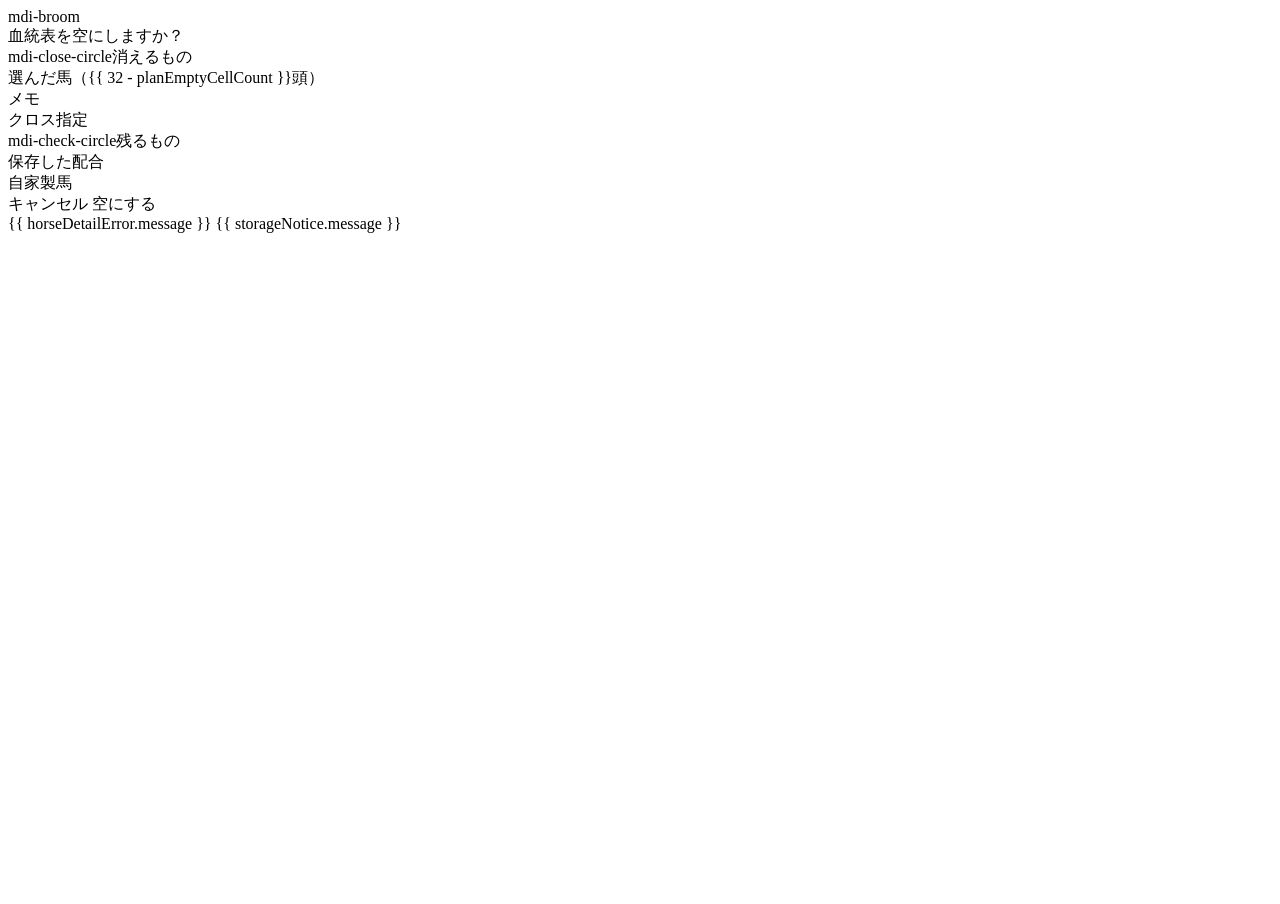
<file: scripts/verify-p2d-ui.html>
<!doctype html>
<html lang="ja"><head><meta charset="utf-8"><title>Phase 2d UI verification</title>
<style>html,body,iframe{margin:0;width:100%;height:100%;border:0}#result{display:none}</style></head>
<body><iframe id="app"></iframe><pre id="result">PENDING</pre>
<script>
(async () => {
  const result = { errors: [] };
  const heartbeat = setInterval(() => {
    document.querySelector('#result').textContent = JSON.stringify(result);
  }, 100);
  const frame = document.querySelector('iframe');
  const wait = ms => new Promise(resolve => setTimeout(resolve, ms));
  const check = (ok, message) => { if (!ok) throw Error(message); };
  try {
    result.stage = 'unregister';
    const registrations = await navigator.serviceWorker.getRegistrations();
    await Promise.all(registrations.map(registration => registration.unregister()));
    result.stage = 'caches';
    const cacheNames = await caches.keys();
    await Promise.all(cacheNames.map(name => caches.delete(name)));
    if (navigator.serviceWorker.controller) {
      location.replace(location.pathname + '?clean=' + Date.now());
      return;
    }
    result.cleanStart = { registrations: (await navigator.serviceWorker.getRegistrations()).length, caches: (await caches.keys()).length, controller: !!navigator.serviceWorker.controller };
    check(result.cleanStart.registrations === 0 && result.cleanStart.caches === 0 && !result.cleanStart.controller, 'SW cleanup failed');
    const html = (await (await fetch('../index.html', {cache:'reload'})).text())
      .replace(/(<script src="\.\/[^"?]+\.js)(")/g, '$1?verify=' + Date.now() + '$2');
    const capture = '<base href="http://127.0.0.1:8767/"><script>window.__p2dErrors=[];const originalError=console.error;console.error=(...args)=>{window.__p2dErrors.push(args.map(String).join(" "));originalError.apply(console,args)};window.addEventListener("error",e=>window.__p2dErrors.push(e.message||"resource error"));window.addEventListener("unhandledrejection",e=>window.__p2dErrors.push(String(e.reason)));<\/script>';
    frame.srcdoc = html.replace('<head>', '<head>' + capture);
    let app;
    for (let i = 0; i < 200; i++) {
      app = frame.contentWindow.__debugAppInstance;
      if (app?.horseSummaryLoaded && app.horsesBase?.length && frame.contentWindow.Dabimas.pedigreeNodes && app.inbreedExceptions?.length) break;
      await wait(100);
    }
    result.boot = { app: !!app, screen: app?.currentScreen, loaded: app?.horseSummaryLoaded, horseCount: app?.horsesBase?.length, text: frame.contentDocument.body.innerText.slice(0,1000) };
    check(app?.horsesBase?.length, 'app did not load');
    const win = frame.contentWindow;
    check(win.Dabimas.logic.inbreed.judgeInbreed.toString().includes('resolveBoardRefs'), 'old detector loaded');
    app.currentScreen = 'category';
    app.dispCategory = 0;
    const sire = app.horsesBase.find(h => h.name === 'ダンスインザダーク' && h.subName === '');
    const dam = app.horsesBase.find(h => h.name === 'ダンスパートナー');
    check(sire && dam, 'horses missing');
    await app.onChangeMain(0, 0, sire);
    await app.onChangeMain(1, 0, dam);
    await app.$nextTick();
    await wait(400);
    result.roots = [app.selected[0], app.selected[16]].map(h => ({name:h.name,identityRef:h.identityRef,sexKind:h.sexKind}));
    result.colors = Array.from(app.dispColor);
    result.theory = app.styleThoeryClass;
    result.crosses = win.Dabimas.logic.inbreed.judgeInbreed(app.selected, app.inbreedExceptions, win.Dabimas.pedigreeNodes, app.identityResolver).crosses.length;
    check(result.roots[0].identityRef.kind === 'master' && result.roots[0].sexKind === 'male', 'sire metadata');
    check(result.roots[1].identityRef.kind === 'master' && result.roots[1].sexKind === 'female', 'dam metadata');
    check(JSON.stringify(result.colors.map((c,i)=>c?i:null).filter(i=>i!==null)) === '[0]', 'female color was not suppressed');
    check(result.theory === 'theory_08', 'danger theory missing: ' + result.theory);
    check(app.selected.every(h => h?.identityRef && h.sexKind), 'cell metadata missing');
    const teio = app.horsesBase.find(h => h.name === 'トウカイテイオー' && h.subName === '央獅');
    const iron = app.horsesBase.find(h => h.name === 'アイアンリージ' && h.subName === '巌瓏');
    const partholon = app.horsesBase.find(h => h.name === 'パーソロン' && h.subName === '1971');
    const luna = app.horsesBase.find(h => h.name === 'スイートルナ');
    check(teio && iron && partholon && luna, 'report horses missing');
    await app.onChangeMain(0, 0, teio);
    await app.onChangeMain(1, 1, iron);
    await app.onChangeMain(1, 3, partholon);
    await app.onChangeMain(1, 7, luna);
    app.$set(app.selected, 16, {name:'ワタシノヒンバ', index:16, sex:'1', sexKind:'female', identityRef:{kind:'unknown'}, factors:['','','']});
    await app.dispInbreed(); app.dispTheory(); await app.$nextTick();
    const report = win.Dabimas.logic.inbreed.judgeInbreed(app.selected, app.inbreedExceptions, win.Dabimas.pedigreeNodes, app.identityResolver);
    result.report1 = {colors:report.inbreedColorIndexes, crosses:report.crosses, dangerous:report.dangerous};
    check(JSON.stringify(report.inbreedColorIndexes) === '[1]', 'report colors');
    check(report.crosses.length === 1 && report.crosses[0].bloodVolume === 50000 && report.dangerous, 'report cross');
    result.errors = win.__p2dErrors;
    check(result.errors.length === 0, 'console errors');
    result.status = 'OK';
  } catch (error) {
    result.status = 'FAILED'; result.message = String(error.stack || error);
    result.errors = frame.contentWindow.__p2dErrors || result.errors;
  }
  document.querySelector('#result').textContent = JSON.stringify(result);
  clearInterval(heartbeat);
  document.body.dataset.status = result.status;
})();
</script></body></html>
</file>
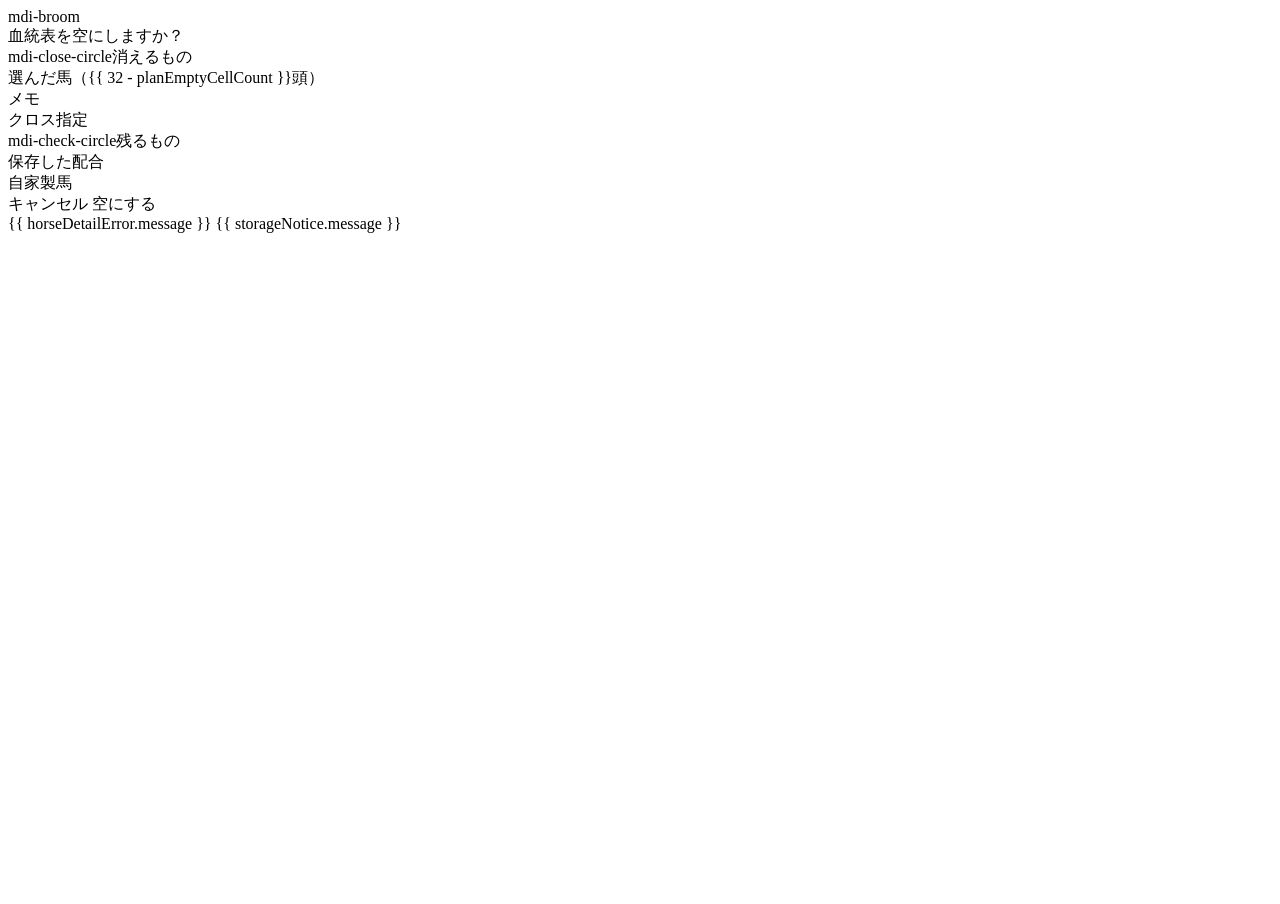
<file: scripts/verify-p2e-ui.html>
<!doctype html>
<html lang="ja"><head><meta charset="utf-8"><title>Phase 2e save verification</title>
<style>html,body,iframe{margin:0;width:100%;height:100%;border:0}#result{display:none}</style></head>
<body><iframe id="app"></iframe><pre id="result">PENDING</pre>
<script>
(async () => {
  const result = { errors: [] };
  const heartbeat = setInterval(() => {
    document.querySelector('#result').textContent = JSON.stringify(result);
  }, 100);
  const frame = document.querySelector('iframe');
  const wait = ms => new Promise(resolve => setTimeout(resolve, ms));
  const check = (ok, message) => { if (!ok) throw Error(message); };
  try {
    result.stage = 'unregister';
    const registrations = await navigator.serviceWorker.getRegistrations();
    await Promise.all(registrations.map(registration => registration.unregister()));
    result.stage = 'caches';
    const cacheNames = await caches.keys();
    await Promise.all(cacheNames.map(name => caches.delete(name)));
    if (navigator.serviceWorker.controller) {
      location.replace(location.pathname + '?clean=' + Date.now());
      return;
    }
    result.cleanStart = { registrations: (await navigator.serviceWorker.getRegistrations()).length, caches: (await caches.keys()).length, controller: !!navigator.serviceWorker.controller };
    check(result.cleanStart.registrations === 0 && result.cleanStart.caches === 0 && !result.cleanStart.controller, 'SW cleanup failed');
    const html = (await (await fetch('../index.html', {cache:'reload'})).text())
      .replace(/(<script src="\.\/[^"?]+\.js)(")/g, '$1?verify=' + Date.now() + '$2');
    const capture = '<base href="http://127.0.0.1:8767/"><script>window.__p2dErrors=[];const originalError=console.error;console.error=(...args)=>{window.__p2dErrors.push(args.map(String).join(" "));originalError.apply(console,args)};window.addEventListener("error",e=>window.__p2dErrors.push(e.message||"resource error"));window.addEventListener("unhandledrejection",e=>window.__p2dErrors.push(String(e.reason)));<\/script>';
    frame.srcdoc = html.replace('<head>', '<head>' + capture);
    let app;
    for (let i = 0; i < 200; i++) {
      app = frame.contentWindow.__debugAppInstance;
      if (app?.horseSummaryLoaded && app.horsesBase?.length && frame.contentWindow.Dabimas.pedigreeNodes && app.inbreedExceptions?.length) break;
      await wait(100);
    }
    result.boot = { app: !!app, screen: app?.currentScreen, loaded: app?.horseSummaryLoaded, horseCount: app?.horsesBase?.length, text: frame.contentDocument.body.innerText.slice(0,1000) };
    check(app?.horsesBase?.length, 'app did not load');
    const win = frame.contentWindow;
    check(win.Dabimas.logic.inbreed.judgeInbreed.toString().includes('resolveBoardRefs'), 'old detector loaded');
    app.currentScreen = 'category'; app.dispCategory = 0;
    const find = (name, subName) => {
      const horse = app.horsesBase.find(h => h.name === name && (subName === undefined || h.subName === subName));
      check(horse, 'missing horse ' + name + subName); return horse;
    };
    const sunday = find('サンデーサイレンス','1989');
    const partholon = find('パーソロン','1971');
    const luna = find('スイートルナ');
    const teio = find('トウカイテイオー','');
    const findDialog = (component) => component.$options._componentTag === 'combination-dialog'
      ? component : component.$children.map(findDialog).find(Boolean);
    const dialog = findDialog(app);
    check(dialog, 'dialog missing'); await dialog.init();
    await app.$nextTick();
    check(dialog.identityResolver === app.identityResolver, 'resolver prop not connected');
    const storage = win.Dabimas.logic.storage.combinationStorage;
    async function saveActual(kind,title) {
      check(app.allHorsesSet, 'incomplete save board');
      app.persistSelectedToStorage();
      const previous = new Set((await storage.loadCustomHorses(dialog.db)).map(r=>r.id));
      dialog.saveKind = kind; dialog.newTitle = title;
      await dialog.saveConfig();
      const saved = (await storage.loadCustomHorses(dialog.db)).find(r=>!previous.has(r.id));
      check(saved, 'save failed ' + dialog.toast.message);
      await app.loadCustomHorseDetails(); await app.$nextTick();
      return saved;
    }
    app.initializer();
    await app.onChangeMain(0,0,sunday);
    await app.onChangeMain(1,1,partholon);
    await app.onChangeMain(1,3,luna);
    result.placeholder = {name:app.selected[16].name,ref:app.selected[16].identityRef || null};
    check(result.placeholder.ref === null, 'must reproduce unnormalized root');
    const saved = await saveActual('broodmare','ザサンデー');
    result.saved = {id:saved.id,fatherRef:saved.fatherRef,motherRef:saved.motherRef,mareRefs:saved.mareRefs};
    check(saved.motherRef?.kind === 'implied', 'missing saved implied mother');
    check(saved.motherRef.fatherRef.nodeId === '0000333257-01' && saved.motherRef.motherRef.nodeId === '0000050973-00', 'wrong mother parents');
    check(saved.fatherRef.nodeId === '0000333862-01', 'father changed');
    win.Dabimas.logic.horses.MARE_SOURCE_IDS.forEach((source,slot)=>{
      if(source[0] === 'dam') check(saved.mareRefs[slot]?.kind !== 'unknown', 'unknown saved mare '+slot);
    });
    // A real father-side generated placeholder, persisted through the dialog as a stallion.
    app.initializer();
    await app.onChangeMain(1,0,luna);
    await app.onChangeMain(0,1,teio);
    await app.onChangeMain(0,3,luna);
    result.paternalPlaceholder = {name:app.selected[0].name,ref:app.selected[0].identityRef || null};
    const paternal = await saveActual('stallion','父積み上げ');
    result.paternal = {fatherRef:paternal.fatherRef};
    check(paternal.fatherRef?.kind === 'implied', 'missing saved implied father');
    // Reproduce the reported placement order, deepest first.
    app.initializer();
    await app.onChangeMain(0,0,teio);
    await app.onChangeMain(1,15,{...saved,source:'custom'});
    await app.onChangeMain(1,7,find('アイスカペイド','極走'));
    await app.onChangeMain(1,3,find('アイリッシュリヴァー','覇走'));
    await app.onChangeMain(1,1,find('アイネスフウジン','覇煌'));
    const report = win.Dabimas.logic.inbreed.judgeInbreed(app.selected,app.inbreedExceptions,win.Dabimas.pedigreeNodes,app.identityResolver);
    result.report4 = {colors:report.inbreedColorIndexes,count:report.count,dangerous:report.dangerous,crosses:report.crosses};
    check(JSON.stringify(report.inbreedColorIndexes) === '[1,12,30,14,26]', 'report colors');
    check(report.count === 5 && !report.dangerous, 'report count/danger');
    check(JSON.stringify(report.crosses.map(c=>c.bloodVolume)) === '[28125,6250,6250]', 'report volumes');
    check(JSON.stringify(report.crosses[0].occurrences.map(o=>o.path)) === '["F","MMMM"]', 'report paths');
    await app.$nextTick();
    result.errors = win.__p2dErrors;
    check(result.errors.length === 0, 'console errors');
    result.status = 'OK';
  } catch (error) {
    result.status = 'FAILED'; result.message = String(error.stack || error);
    result.errors = frame.contentWindow.__p2dErrors || result.errors;
  }
  document.querySelector('#result').textContent = JSON.stringify(result);
  clearInterval(heartbeat);
  document.body.dataset.status = result.status;
})();
</script></body></html>
</file>
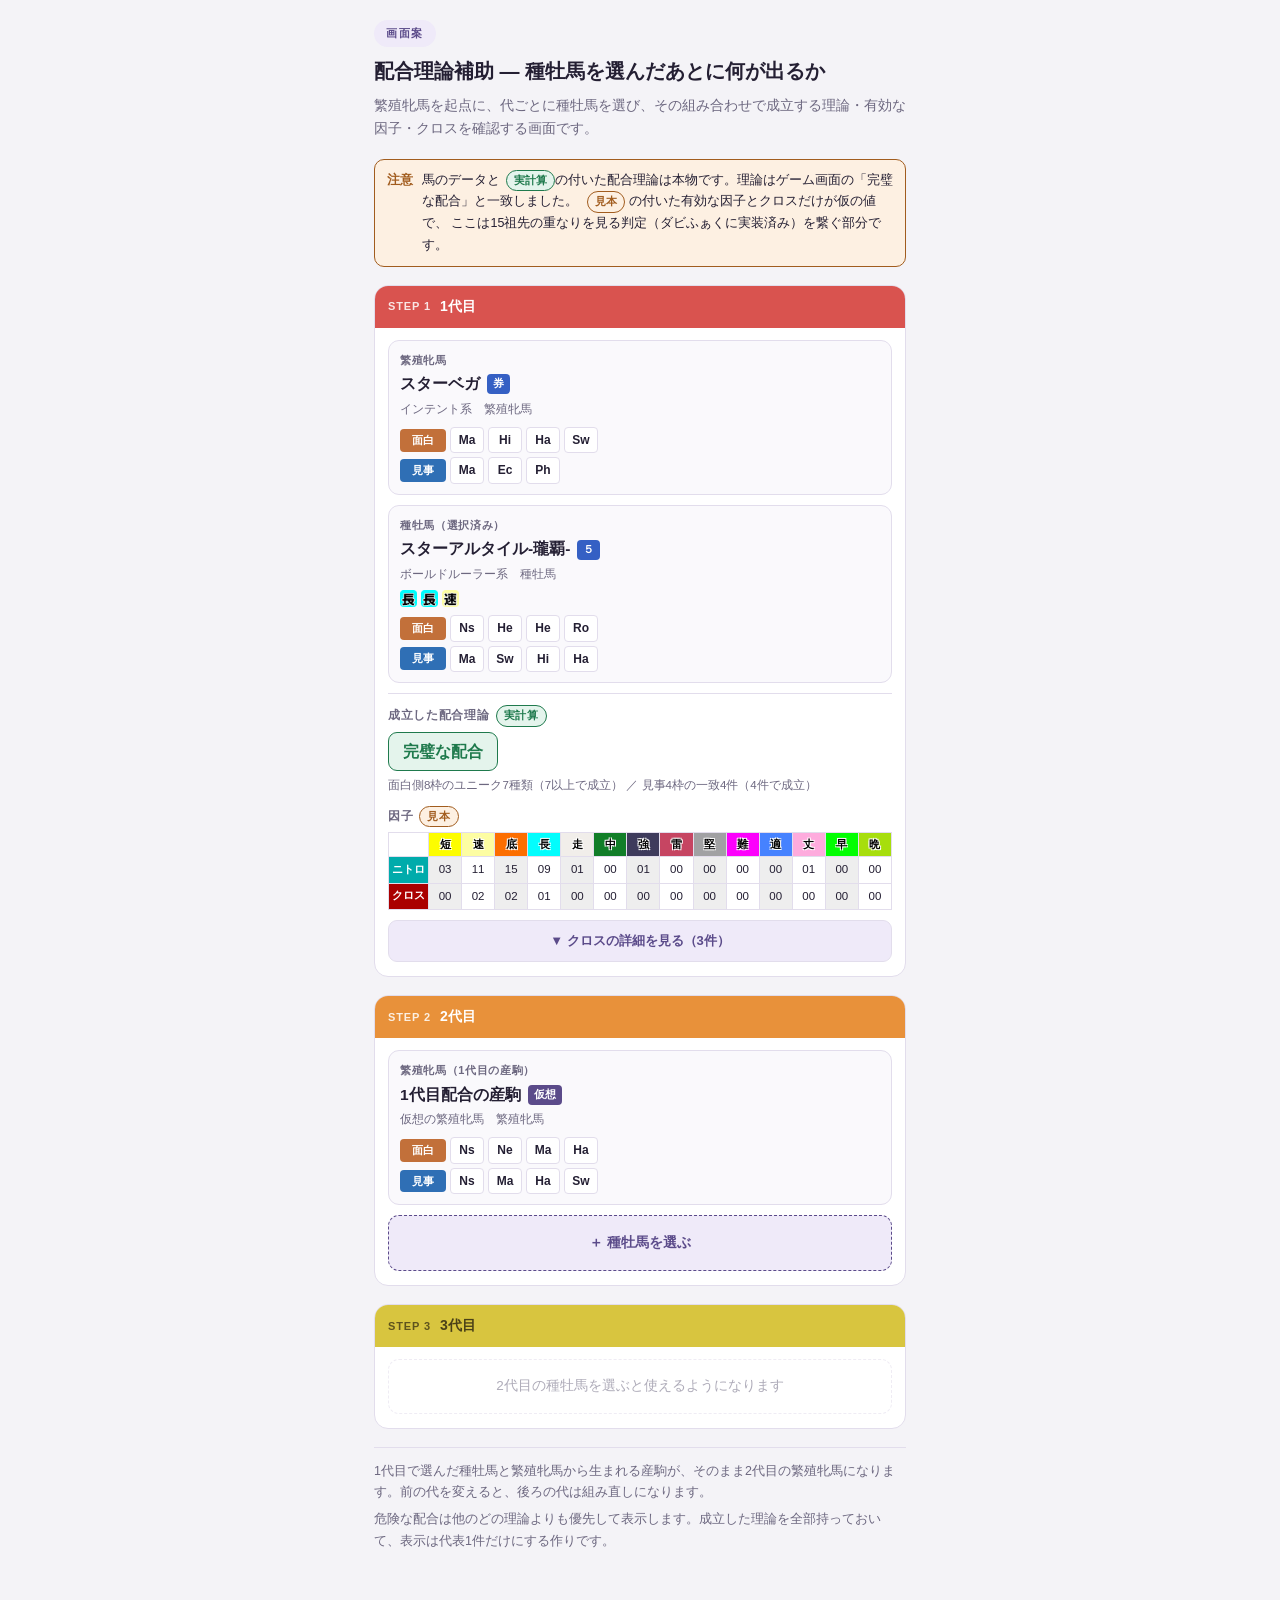
<file: docs/haigou-theory-assist/assist-screen-mock.html>
<!doctype html>
<meta charset="utf-8">
<meta name="viewport" content="width=device-width, initial-scale=1">
<title>配合理論補助 画面案</title>
<style>
:root {
  --bg: #f4f3f7;
  --surface: #ffffff;
  --surface-2: #faf9fc;
  --edge: #e2ddec;
  --ink: #241f33;
  --muted: #6d6880;
  --accent: #5b4b8a;
  --accent-soft: #efeaf9;
  --gen1: #d9534f;
  --gen2: #e8913a;
  --gen3: #d8c53f;
  --good: #1f7a4d;
  --good-soft: #e4f4ec;
  --danger: #b4342f;
  --danger-soft: #fbe9e8;
  --sample: #a15c1e;
  --sample-soft: #fdf0e2;
}
@media (prefers-color-scheme: dark) {
  :root:not([data-theme="light"]) {
    --bg: #17151f; --surface: #221e2d; --surface-2: #1c1927; --edge: #35304a;
    --ink: #ece9f4; --muted: #9d97ae; --accent: #b9a5e8; --accent-soft: #2c2540;
    --good: #63c795; --good-soft: #1d3a2d; --danger: #f08a84; --danger-soft: #3a2020;
    --sample: #e0a468; --sample-soft: #362a1c;
  }
}
:root[data-theme="dark"] {
  --bg: #17151f; --surface: #221e2d; --surface-2: #1c1927; --edge: #35304a;
  --ink: #ece9f4; --muted: #9d97ae; --accent: #b9a5e8; --accent-soft: #2c2540;
  --good: #63c795; --good-soft: #1d3a2d; --danger: #f08a84; --danger-soft: #3a2020;
  --sample: #e0a468; --sample-soft: #362a1c;
}

* { box-sizing: border-box; }
/* display を指定した要素だと hidden 属性が効かなくなるので、ここで押さえておく。 */
[hidden] { display: none !important; }
body {
  margin: 0; background: var(--bg); color: var(--ink); line-height: 1.7;
  font-family: -apple-system, BlinkMacSystemFont, "Hiragino Sans", "Hiragino Kaku Gothic ProN",
    "Noto Sans JP", "Yu Gothic UI", Meiryo, sans-serif;
  -webkit-text-size-adjust: 100%;
}
.page { max-width: 560px; margin: 0 auto; padding: 20px 14px 56px; display: flex; flex-direction: column; gap: 18px; }

.head { display: flex; flex-direction: column; gap: 7px; }
.eyebrow {
  align-self: flex-start; font-size: 11px; font-weight: 700; letter-spacing: .14em;
  color: var(--accent); background: var(--accent-soft); border-radius: 999px; padding: 4px 12px;
}
h1 { margin: 0; font-size: 20px; font-weight: 800; text-wrap: balance; }
.lede { margin: 0; color: var(--muted); font-size: 13.5px; }

.notice {
  display: grid; grid-template-columns: auto 1fr; gap: 9px; align-items: start;
  font-size: 12.5px; background: var(--sample-soft); color: var(--ink);
  border: 1px solid var(--sample); border-radius: 10px; padding: 10px 12px;
}
.notice b { color: var(--sample); }

/* ---- 世代 ---- */
.gen { background: var(--surface); border: 1px solid var(--edge); border-radius: 14px; overflow: hidden; }
.gen__head {
  display: flex; align-items: center; gap: 9px; padding: 9px 13px;
  font-weight: 800; font-size: 14px; color: #fff;
}
.gen--1 .gen__head { background: var(--gen1); }
.gen--2 .gen__head { background: var(--gen2); }
.gen--3 .gen__head { background: var(--gen3); color: #4a4118; }
.gen__step { font-size: 11px; font-weight: 700; opacity: .85; letter-spacing: .08em; }
.gen__body { padding: 12px 13px 14px; display: flex; flex-direction: column; gap: 10px; }
.gen.is-locked .gen__body { opacity: .55; }

/* ---- 馬の行 ---- */
.horse { border: 1px solid var(--edge); border-radius: 11px; padding: 10px 11px; background: var(--surface-2); }
.horse__role { font-size: 11px; font-weight: 700; color: var(--muted); letter-spacing: .06em; }
.horse__name { display: flex; align-items: center; gap: 7px; flex-wrap: wrap; margin-top: 2px; }
.horse__name b { font-size: 15.5px; font-weight: 800; }
.rare {
  font-size: 10.5px; font-weight: 700; color: #fff; background: #3560c4;
  border-radius: 4px; padding: 1px 6px;
}
.rare--virtual { background: var(--accent); }
.horse__meta { font-size: 12px; color: var(--muted); margin-top: 1px; }
.chips { display: flex; gap: 4px; flex-wrap: wrap; margin-top: 6px; align-items: center; }
.chip-img { width: 17px; height: 17px; display: block; }

.lines { display: flex; flex-direction: column; gap: 4px; margin-top: 8px; }
.lines__row { display: flex; align-items: center; gap: 4px; }
.lines__label {
  font-size: 11px; font-weight: 700; color: #fff; border-radius: 4px;
  padding: 2px 7px; min-width: 46px; text-align: center;
}
.lines__row--omo .lines__label { background: #c2703a; }
.lines__row--mig .lines__label { background: #2f6fb5; }
.lines__code {
  font-size: 12px; font-weight: 700; color: var(--ink); background: var(--surface);
  border: 1px solid var(--edge); border-radius: 4px; padding: 2px 0;
  min-width: 34px; text-align: center; font-variant-numeric: tabular-nums;
}

/* ---- 未選択 / 待ち ---- */
.pick {
  width: 100%; display: flex; align-items: center; justify-content: center; gap: 7px;
  font: inherit; font-size: 14px; font-weight: 700; color: var(--accent);
  background: var(--accent-soft); border: 1.5px dashed var(--accent);
  border-radius: 11px; padding: 15px; cursor: pointer;
}
.pick:focus-visible { outline: 3px solid var(--accent); outline-offset: 2px; }
.waiting {
  border: 1.5px dashed var(--edge); border-radius: 11px; padding: 15px;
  text-align: center; color: var(--muted); font-size: 13.5px;
}

/* ---- 判定結果 ---- */
.result { border-top: 1px solid var(--edge); padding-top: 11px; display: flex; flex-direction: column; gap: 10px; }
.result__theory { display: flex; align-items: center; gap: 9px; flex-wrap: wrap; }
.theory-badge {
  font-size: 16px; font-weight: 800; color: var(--good);
  background: var(--good-soft); border: 1.5px solid var(--good);
  border-radius: 9px; padding: 5px 14px;
}
.block__title {
  font-size: 11.5px; font-weight: 700; color: var(--muted);
  letter-spacing: .06em; margin-bottom: 5px;
}
.factor-chip {
  display: inline-flex; align-items: center; gap: 4px;
  background: var(--surface-2); border: 1px solid var(--edge); border-radius: 6px;
  padding: 3px 8px 3px 5px; font-size: 13px; font-weight: 700;
}
.factor-chip span { font-variant-numeric: tabular-nums; }

/* 因子表: ダビふぁくの集計ヘッダーと同じ並び・色。文字は黒＋白フチで、
   濃い色（中・強・雷）の上でも読めるようにしている。 */
.fx-wrap { overflow-x: auto; }
.fx-table { border-collapse: collapse; width: 100%; table-layout: fixed; }
.fx-table th, .fx-table td { border: 1px solid var(--edge); }
.fx {
  font-size: 11px; font-weight: 700; color: #000; text-align: center; padding: 2px 0;
  text-shadow: 1px 1px 0 #fff, -1px 1px 0 #fff, 1px -1px 0 #fff, -1px -1px 0 #fff;
}
.fx-label {
  width: 40px; font-size: 10.5px; font-weight: 700; color: #fff;
  text-align: center; padding: 3px 2px; white-space: nowrap;
}
.fx-label--head { background: transparent; border: 0; }
.fx-label--nitro { background: #00abab; }
.fx-label--cross { background: #aa0000; }
.fx-num {
  font-size: 11.5px; text-align: center; padding: 3px 0; color: #241f33;
  background: #fff; font-variant-numeric: tabular-nums;
}
.fx-num:nth-child(2n) { background: #eee; }

.cross-toggle {
  width: 100%; font: inherit; font-size: 13px; font-weight: 700; color: var(--accent);
  background: var(--accent-soft); border: 1px solid var(--edge);
  border-radius: 9px; padding: 9px; cursor: pointer;
}
.cross-toggle:focus-visible { outline: 3px solid var(--accent); outline-offset: 2px; }
.cross { display: flex; flex-direction: column; gap: 0; margin-top: 4px; }
.cross__row {
  display: grid; grid-template-columns: 1fr auto auto; gap: 9px; align-items: center;
  padding: 7px 0; font-size: 13.5px;
}
.cross__row + .cross__row { border-top: 1px dashed var(--edge); }
.cross__pos { font-weight: 700; font-variant-numeric: tabular-nums; }
.cross__tag {
  font-size: 11px; font-weight: 700; color: var(--danger);
  background: var(--danger-soft); border: 1px solid var(--danger);
  border-radius: 999px; padding: 1px 8px;
}
.sample-tag {
  display: inline-block; font-size: 10.5px; font-weight: 700; color: var(--sample);
  background: var(--sample-soft); border: 1px solid var(--sample);
  border-radius: 999px; padding: 1px 7px; margin-left: 6px; vertical-align: middle;
}
.calc-tag {
  display: inline-block; font-size: 10.5px; font-weight: 700; color: var(--good);
  background: var(--good-soft); border: 1px solid var(--good);
  border-radius: 999px; padding: 1px 7px; margin-left: 6px; vertical-align: middle;
}
.basis { font-size: 11.5px; color: var(--muted); margin-top: 5px; }

.foot { color: var(--muted); font-size: 12.5px; border-top: 1px solid var(--edge); padding-top: 13px; }
.foot p { margin: 0 0 6px; }
</style>

<div class="page">
  <header class="head">
    <span class="eyebrow">画面案</span>
    <h1>配合理論補助 — 種牡馬を選んだあとに何が出るか</h1>
    <p class="lede">繁殖牝馬を起点に、代ごとに種牡馬を選び、その組み合わせで成立する理論・有効な因子・クロスを確認する画面です。</p>
  </header>

  <div class="notice">
    <b>注意</b>
    <div>
      馬のデータと<span class="calc-tag">実計算</span>の付いた配合理論は本物です。理論はゲーム画面の「完璧な配合」と一致しました。
      <span class="sample-tag">見本</span> の付いた有効な因子とクロスだけが仮の値で、
      ここは15祖先の重なりを見る判定（ダビふぁくに実装済み）を繋ぐ部分です。
    </div>
  </div>

  <section class="gen gen--1" id="gen1"></section>
  <section class="gen gen--2" id="gen2"></section>
  <section class="gen gen--3 is-locked" id="gen3"></section>

  <footer class="foot">
    <p>1代目で選んだ種牡馬と繁殖牝馬から生まれる産駒が、そのまま2代目の繁殖牝馬になります。前の代を変えると、後ろの代は組み直しになります。</p>
    <p>危険な配合は他のどの理論よりも優先して表示します。成立した理論を全部持っておいて、表示は代表1件だけにする作りです。</p>
  </footer>
</div>

<script>
const D = {"mare":{"name":"スターベガ","gender":"1","category":"インテント系","rareLabel":"券","factors":[],"omoshiro":["Ma","Hi","Ha","Sw"],"migoto":["Ma","Ec","Ph"]},"sire":{"name":"スターアルタイル-瓏覇-","gender":"0","category":"ボールドルーラー系","rareLabel":"５","factors":["04","04","02"],"omoshiro":["Ns","He","He","Ro"],"migoto":["Ma","Sw","Hi","Ha"]},"icons":{"04":"[data-uri]","02":"[data-uri]","03":"[data-uri]"},"theory":{"name":"完璧な配合","uniqueCount":7,"matchedMigoto":4,"basis":"面白側8枠のユニーク7種類（7以上で成立） ／ 見事4枠の一致4件（4件で成立）"},"factorLabels":{"10":"難","11":"走","12":"中","13":"強","14":"雷","01":"短","02":"速","03":"底","04":"長","05":"適","06":"丈","07":"早","08":"晩","09":"堅"},"factorOrder":["01","02","03","04","11","12","13","14","09","10","05","06","07","08"],"factorColors":{"10":"#fc00fc","11":"#f1eeea","12":"#117e28","13":"#3e3b5c","14":"#c64562","01":"#fdfd00","02":"#fdfda2","03":"#fc6e00","04":"#03fdfd","05":"#4682ff","06":"#feabdd","07":"#02fe02","08":"#a7de0d","09":"#a1a1a3"},"sample":{"nitro":[3,11,15,9,1,0,1,0,0,0,0,1,0,0],"cross":[0,2,2,1,0,0,0,0,0,0,0,0,0,0],"crosses":[{"name":"ノーザンダンサー","position":"4×5","note":""},{"name":"ナスルーラ","position":"5×5","note":""},{"name":"ボールドルーラー","position":"4×5","note":"危険"}],"nextMareLines":{"omoshiro":["Ns","Ne","Ma","Ha"],"migoto":["Ns","Ma","Ha","Sw"]}}};

const esc = (v) => String(v ?? "").replace(/[&<>"]/g, (c) => ({"&":"&amp;","<":"&lt;",">":"&gt;",'"':"&quot;"}[c]));
const factorImg = (code) => D.icons[code]
  ? '<img class="chip-img" src="' + D.icons[code] + '" alt="' + esc(D.factorLabels[code] || "") + '">'
  : '';

const linesHtml = (omoshiro, migoto) => {
  const row = (kind, label, codes) =>
    '<div class="lines__row lines__row--' + kind + '"><span class="lines__label">' + label + '</span>' +
    codes.map((c) => '<span class="lines__code">' + esc(c || "ー") + '</span>').join('') + '</div>';
  return '<div class="lines">' + row('omo', '面白', omoshiro) + row('mig', '見事', migoto) + '</div>';
};

const horseHtml = (horse, role, options = {}) =>
  '<div class="horse">' +
    '<div class="horse__role">' + role + '</div>' +
    '<div class="horse__name">' +
      '<b>' + esc(horse.name) + '</b>' +
      '<span class="rare' + (options.virtual ? ' rare--virtual' : '') + '">' + esc(horse.rareLabel) + '</span>' +
    '</div>' +
    '<div class="horse__meta">' + esc(horse.category) + '　' + (horse.gender === '0' ? '種牡馬' : '繁殖牝馬') + '</div>' +
    (horse.factors.length
      ? '<div class="chips">' + horse.factors.map(factorImg).join('') + '</div>'
      : '') +
    linesHtml(horse.omoshiro, horse.migoto) +
  '</div>';

const resultHtml = () =>
  '<div class="result">' +
    '<div>' +
      '<div class="block__title">成立した配合理論<span class="calc-tag">実計算</span></div>' +
      '<div class="result__theory"><span class="theory-badge">' + esc(D.theory.name) + '</span></div>' +
      '<div class="basis">' + esc(D.theory.basis) + '</div>' +
    '</div>' +
    '<div>' +
      '<div class="block__title">因子<span class="sample-tag">見本</span></div>' +
      factorTableHtml() +
    '</div>' +
    '<div>' +
      // クロスの一覧は既定で畳む。数の把握は上の因子表で足りるので、
      // どの祖先がどこで重なっているかを見たいときだけ開く。
      '<button type="button" class="cross-toggle" data-cross-toggle aria-expanded="false">' +
        '▼ クロスの詳細を見る（' + D.sample.crosses.length + '件）' +
      '</button>' +
      '<div class="cross" data-cross-detail hidden>' +
        D.sample.crosses.map((c) =>
          '<div class="cross__row"><span>' + esc(c.name) + '</span>' +
          '<span class="cross__pos">' + esc(c.position) + '</span>' +
          (c.note ? '<span class="cross__tag">' + esc(c.note) + '</span>' : '<span></span>') +
          '</div>'
        ).join('') +
      '</div>' +
    '</div>' +
  '</div>';

// ダビふぁくの集計ヘッダーと同じ並び・同じ色の因子表。
function factorTableHtml() {
  const head = D.factorOrder.map((code) =>
    '<th class="fx" style="background:' + D.factorColors[code] + '">' + esc(D.factorLabels[code]) + '</th>'
  ).join('');
  const row = (label, kind, values) =>
    '<tr><th class="fx-label fx-label--' + kind + '">' + label + '</th>' +
    values.map((v) => '<td class="fx-num">' + String(v).padStart(2, '0') + '</td>').join('') + '</tr>';
  return '<div class="fx-wrap"><table class="fx-table"><tbody>' +
    '<tr><th class="fx-label fx-label--head"></th>' + head + '</tr>' +
    row('ニトロ', 'nitro', D.sample.nitro) +
    row('クロス', 'cross', D.sample.cross) +
    '</tbody></table></div>';
}

// 1代目: 選択済み → 判定結果まで出る
document.getElementById('gen1').innerHTML =
  '<div class="gen__head"><span class="gen__step">STEP 1</span>1代目</div>' +
  '<div class="gen__body">' +
    horseHtml(D.mare, '繁殖牝馬') +
    horseHtml(D.sire, '種牡馬（選択済み）') +
    resultHtml() +
  '</div>';

// 2代目: 1代目の産駒が母になり、種牡馬は未選択
const nextMare = {
  name: '1代目配合の産駒',
  gender: '1',
  category: '仮想の繁殖牝馬',
  rareLabel: '仮想',
  factors: [],
  omoshiro: D.sample.nextMareLines.omoshiro,
  migoto: D.sample.nextMareLines.migoto
};
document.getElementById('gen2').innerHTML =
  '<div class="gen__head"><span class="gen__step">STEP 2</span>2代目</div>' +
  '<div class="gen__body">' +
    horseHtml(nextMare, '繁殖牝馬（1代目の産駒）', { virtual: true }) +
    '<button type="button" class="pick">＋ 種牡馬を選ぶ</button>' +
  '</div>';

// 3代目: 前の代が決まるまで操作できない
document.getElementById('gen3').innerHTML =
  '<div class="gen__head"><span class="gen__step">STEP 3</span>3代目</div>' +
  '<div class="gen__body">' +
    '<div class="waiting">2代目の種牡馬を選ぶと使えるようになります</div>' +
  '</div>';

document.querySelector('.pick').addEventListener('click', () => {
  alert('ここでダビ娘の種牡馬リストが開きます（カードのモックで確認いただいた画面）。');
});

// クロスの詳細は既定で畳んである。
document.addEventListener('click', (event) => {
  const button = event.target.closest('[data-cross-toggle]');
  if (!button) return;
  const detail = button.parentElement.querySelector('[data-cross-detail]');
  const open = detail.hasAttribute('hidden');
  if (open) detail.removeAttribute('hidden'); else detail.setAttribute('hidden', '');
  button.textContent = (open ? '▲ クロスの詳細を隠す（' : '▼ クロスの詳細を見る（') + D.sample.crosses.length + '件）';
  button.setAttribute('aria-expanded', String(open));
});
</script>
</file>
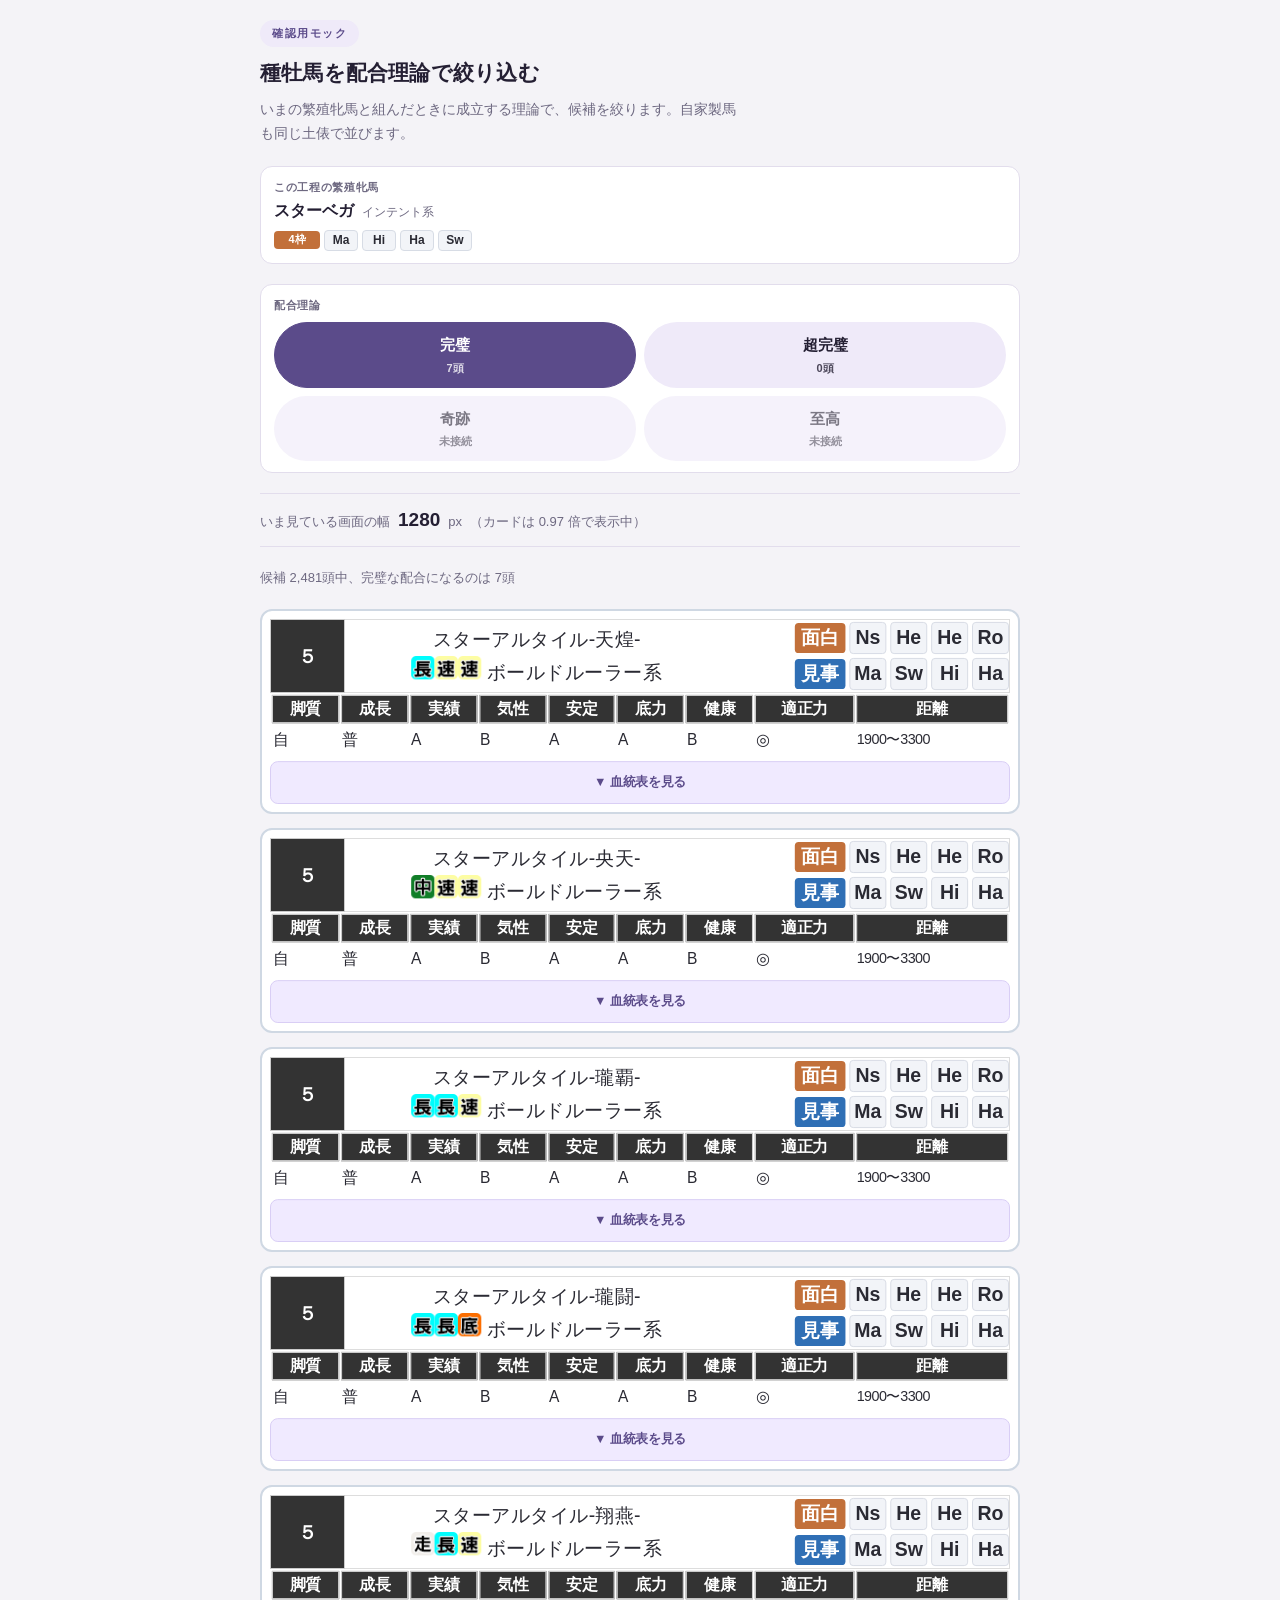
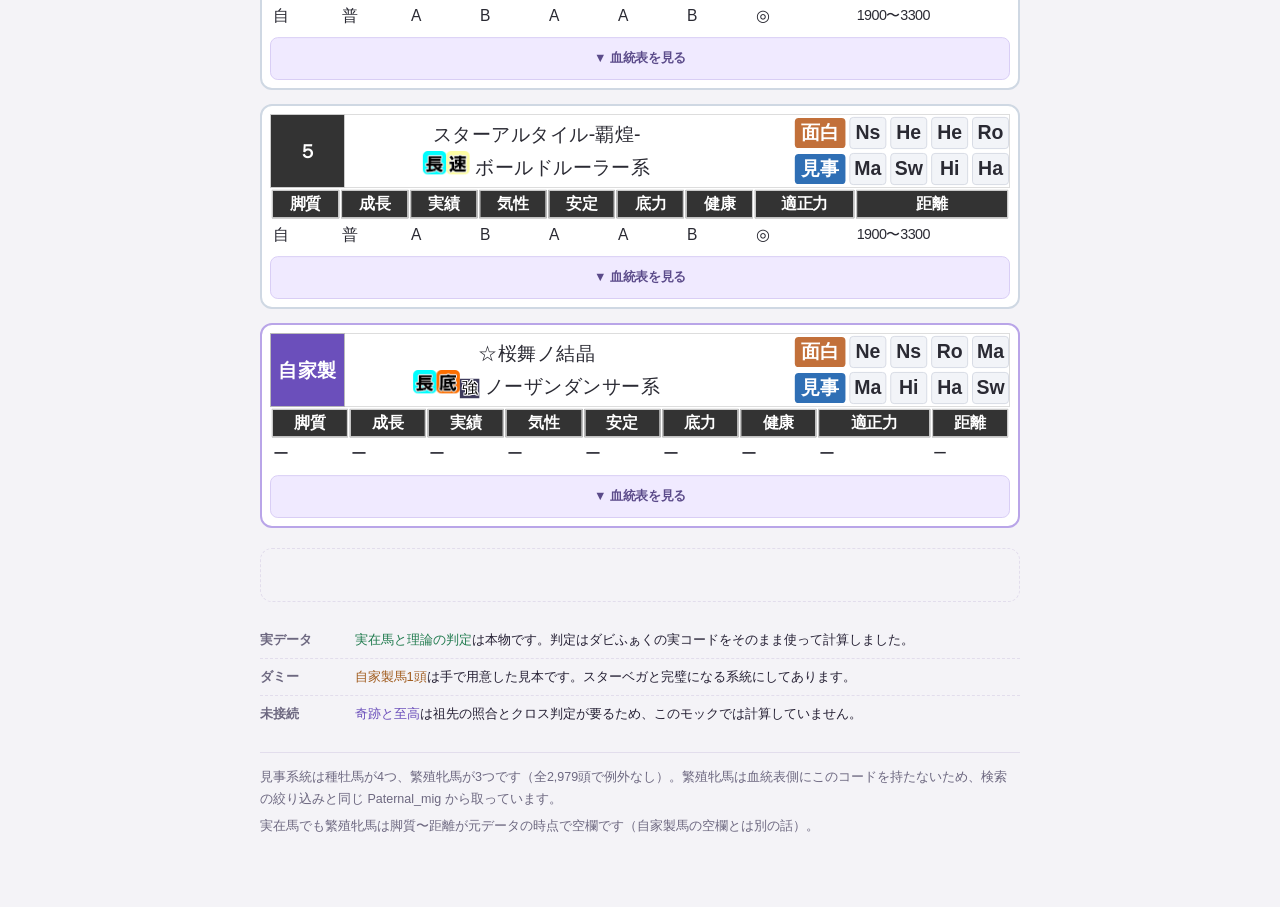
<file: docs/haigou-theory-assist/picker-card-mock.html>
<!doctype html>
<meta charset="utf-8">
<meta name="viewport" content="width=device-width, initial-scale=1">
<title>ダビ娘カード項目案</title>
<style>
/* ===== ダビ娘の実CSS（FontAwesome を除いてそのまま） ===== */
body {
  font-family: "SF Pro Text","SF Pro Icons",
    "Helvetica Neue",
    Arial,
    "Hiragino Kaku Gothic ProN",
    "Hiragino Sans",
    Meiryo,
    sans-serif;
    background: #4169e1;
}



.v-autocomplete {
  font-size: 20px !important;
}


h1, h2 {
  margin: 0;
}

/* アコーディオン全体 */
.accordion {
  max-width: 800px;
  margin: 0 auto;
}

/* アコーディオン */
.accordion__item {
  border: 1px solid #00aaee;
  margin-top: 5px;
  cursor: pointer;
  background-color: #ecf0fc;
  color: #4169e1;
}

/* アコーディオンのタイトル */
.accordion__title {
  position: relative;
  padding: 5px 60px 15px 20px;
  font-weight: bold;
  cursor: pointer;
  background-color: #4169e1;
  color: #ecf0fc;
  font-size: 20px;
  height: 40px;
}

/* (+)アイコン */
.accordion__title::before,
.accordion__title::after {
  content: "";
  position: absolute;
  right: 20px;
  top: 0;
  bottom: 0;
  margin: auto 0;
  background-color: #ecf0fc;
  width: 20px;
  height: 4px;
  transition: all 0.3s;
}

.accordion__title::after {
  transform: rotate(90deg);
}

/* アコーディオンのコンテンツ */
.accordion__content {
  padding: 10px 20px 10px 0px;
  display: none;
  cursor: pointer;
  background-color: #ecf0fc;
  color: #4169e1;
  font-size: 20px;
}

.accordion__content.is-open {
  display: block;
}

/* アコーディオン展開時の(-)アイコン */
.accordion__item.is-active .accordion__title::before {
  transform: rotate(180deg);
}

.accordion__item.is-active .accordion__title::after {
  transform: rotate(180deg);
  opacity: 0;
}


/* ボタンのスタイル */
.page-top {
  /* buttonタグのリセットCSS */
  border: none;
  cursor: pointer;
  outline: none;
  padding: 0;
  appearance: none;

  /* ボタンの装飾 */
  position: fixed;
  right: 30px;
  bottom: 30px;
  z-index: 100;
  width: 100px;
  height: 100px;
  border-radius: 50%;
  background-color: rgba(17,85,130,0.5);
  display: flex;
  align-items: center;
  justify-content: center;
  transition: all 0.3s ease;
  
  -webkit-tap-highlight-color:rgba(0,0,0,0);
}

/* 矢印のスタイル */
.page-top::before {
  content: "";
  width: 12px;
  height: 12px;
  margin-bottom: -6px;
  border-top: solid 3px #fff;
  border-right: solid 3px #fff;
  transform: rotate(-45deg);
}

/* ホバー時のスタイル */
.page-top:hover {
  transform: scale(1.1);
}

.page {
  margin: 2em auto;
  width: 41em;
  border: 5px double #4169e1;
  padding: 1em;
  background: white;
}

.heading {
  border-bottom: 2px solid #4169e1;
  text-align: center;
  margin-bottom: 1em;
  padding-bottom: 1em;
}

.heading h1 {
  font-size: 2em;
  color: #d70002;
}

.footer {
  text-align: center;
  padding-top: 0.5em;
  padding-bottom: 1em;
}

.buttonarea {
  text-align: center;
}

tr:hover {
  background-color: #d9efff;
}

.btn {
  display: inline-block;
  width: 10em;
  padding: 1em 1em;
  text-decoration: none;
  background: rgba(0,124,0,0.8);
  color: #ffffff;
  border-bottom: solid 4px #4169e1;
  border-radius: 3px;
}

.btn:active {
  -ms-transform: translateY(4px);
  -webkit-transform: translateY(4px);
  transform: translateY(4px);
  box-shadow: 0px 0px 1px rgba(0, 0, 0, 0.2);
  border-bottom: none;
}

.result {
  text-align: center;
}

.menus {
  list-style: none;
  margin: 0;
  padding: 0;
}

.box{
  display: block;
  position: relative;
  margin: 1em 0;
  border-left: solid 6px rgba(0,124,0,1);
  box-shadow: 0px 2px 3px rgba(0, 0, 0, 0.33);
}

.menu {
  padding: 0.5em 1em;
  background: rgba(0,124,0,0.1);
}

.rst {
  padding: 1em 1em;
  background: rgba(0,124,0,0.3);
}

.box h2 {
  color: #d70002;
  font-size: 1.3em;
  margin: 0;
  padding: 0;
}

.box p {
  color: #848484;
  font-size: 0.8em;
  margin: 0;
  padding: 0;
}

.metanav {
  text-align: right;
  font-size: 0.8em;
  padding: 0.3em;
  margin-bottom: 1em;
  background: #fafafa;
}

.error {
  background: #f0d6d6;
  padding: 0.5em;
}

.ribbon {
  display: inline-block;
  position: absolute;
  left: 0;
  top: 0px;
  box-sizing: border-box;
  padding: 0 12px;
  margin: 0;
  height: 30px;
  line-height: 30px;
  font-size: 0.8em;
  letter-spacing: 0.1em;
  color: white;
  background: rgba(0, 124, 0, 0.3);
  box-shadow: 0 2px 2px rgba(0,124,0,0.1);
}

.tabmenu-head{
	position: relative;
	font-size: 0;
	display: inline;
}
.tabmenu-head span{
	position: absolute;
	top: 30px;
	left: 0;
	display: block;
	margin: 4px 0 0;
	padding: 10px;
	border: 1px solid #0ae;
	-webkit-border-radius: 0 6px 6px 6px;
	border-radius:  0 6px 6px 6px;
	font-size: 18px;
}
.tabmenu-head input[type="radio"]{
	display: none;
}
.tabmenu-head input[type="radio"] + em{
	position: relative;
	z-index: 100;
	display: inline-block;
	padding: 4px 0 0;
	min-width: 25%;
	-webkit-border-radius: 20px 20px 0 0;
	border-radius: 20px 20px 0 0;
	background: #ddd;
	
	color: #000;
	text-align: center;
	font-size: 18px;
	font-style: normal;
	line-height: 30px;
	cursor: pointer;
	height: 35px;
}
.tabmenu-head input[type="radio"]:checked + em{
	background: #4169e1;
	color: #ecf0fc;
}
.tabmenu-head input[type="radio"]:checked + em::after {
	position: absolute;
	left: 50%;
	display: block;
	margin-left: -9px;
	border: 9px solid transparent;
	content: "";
}

.tabmenu-head input[type="radio"] + em ~ span{
	display: none;
}
.tabmenu-head input[type="radio"]:checked + em ~ span{
	display: block;
}

/*牡馬牝馬タブ↓ */
.horseDataAll {
	display: flex;
	flex-wrap: nowrap;
	/*justify-content:space-between;*/
	width: 100%;
}

.horseData {
	position:relative;
	left: -170px;

	display: flex;
	flex-wrap: wrap;
	/*width: 444px;*/
	/*justify-content:space-between;*/
}

.horseData::after {	
	content: '';
	
	width: 614px;
	height: 3px;
	order: -1;
	display: block;
	background: #4169e1;
}

.horseData .tabLabel {	/* タブ非選択 */
	position:relative;
	left: 170px;
	flex-wrap: nowrap;
	padding: 3px 12px;
	order: -1;
	-webkit-border-radius: 20px 20px 0 0;
	border-radius: 20px 20px 0 0;
	color: #000;
	background: #ddd;
	transition: .5s ;
	cursor: pointer;
	max-width: 100%;
	text-align: center;
	font-size: 18px;
	font-style: normal;
	line-height: 30px;
	height: 35px;
	width: 220px;
	-webkit-tap-highlight-color:rgba(0,0,0,0);
}

/*牡馬牝馬タブ↓ new*/
.horselist {
  border: 0px none;
	position:relative;
	left: -170px;
	display: flex;
	flex-wrap: wrap;
}

.horselist:after {
  content: '';
  width: 100%;
  height: 3px;
  background:#4169e1;
  display: block;
  width: 614px;
  order: -1;
  outline: none;
  border: 0px none;
}
.horselist .tab_label {
  border: 0px none;
	position:relative;
	left: 150px;
	flex-wrap: nowrap;
	padding: 3px 12px;
	order: -1;
	-webkit-border-radius: 20px 20px 0 0;
	border-radius: 20px 20px 0 0;
	color: #000;
	background: #ddd;
	transition: .5s ;
	cursor: pointer;
	max-width: 100%;
	text-align: center;
	font-size: 18px;
	font-style: normal;
	line-height: 30px;
	height: 35px;
	width: 230px;
	-webkit-tap-highlight-color:rgba(0,0,0,0);
  z-index: 1; 
  /* flex: 1; */

}
.horselist .tab_label:not(:last-of-type) {
  margin-right: 5px;
}
.tab_content {
  width: 100%;
  height: 0;
  overflow: hidden;
  opacity: 0;
}
  /* アクティブタブnew */
.tab_active:checked+.tab_label {
  color:#ecf0fc;
  background:#4169e1;
}
.tab_active:checked+.tab_label+.tab_content {
  height: auto;
  overflow: auto;
  padding: 0px;
  opacity: 1;
  transition: .5s opacity;
  box-shadow: 0 0 3px rgba(0,0,0,.2);
}
  /* ラジオボタン非表示 */
.tab_active {		
	display: none;
} 

/*牡馬牝馬タブ↑ */


.searchButton {
	width: 170px;
}

.searchButton .open_button01 {	/*因子絞込ボタン（絞り込みなし）*/
	position:relative;
	z-index: 999;
	justify-content: flex-end;
	margin-left: 30px;
	transition: .5s ;
	cursor: pointer;
	/*font-size: 30px;*/
	height: 35px;
	max-width: 1%;
	padding: 1px 30px;
	-webkit-tap-highlight-color:rgba(0,0,0,0);
}

.searchButton .open_button02 {	/*因子絞込ボタン（絞り込みあり）*/
	margin-right: 3px;
	padding: 3px 12px;
	flex: 1;
	order: -1;
	color: #ffffff;
	background-color: #4169e1;
	background-image: none;
	border: 1px solid #4169e1;
	transition: .5s ;
	cursor: pointer;
	max-width: 20%;
	text-align: center;
	font-size: 20px;
	font-style: normal;
	line-height: 30px;
	height: 35px;
	left: 5px;
	bottom: 5px;
	border-radius: 16px;
}

/* 本文 */
.horselist .tab_content {	
	width: 100%;
	height: 0;
	overflow: hidden;
	opacity: 0;
}

.horselist input:checked + .tab_label {
	background: #4169e1;
	color: #ecf0fc;
  cursor: pointer;
  z-index: 200;
}
.horselist input:checked + .tab_label + .tab_content {
	height: auto;
	overflow: auto;
	box-shadow: 0 0 5px rgba(0,0,0,.2);
	transition: .5s opacity;
	opacity: 1;
}

/*牡馬牝馬タブ↑ */

.tabmenu2{
	position: relative;
	--height: 200px;
	font-size: 0;
}
.tabmenu2 span{
	top: 5px;
	display: block;
	margin: 4px 0 0;
	padding: 10px;
	border-bottom:1px solid #0ae;
    border-left:1px solid #0ae;
    border-right:1px solid #0ae;
	
	--webkit-border-radius: 0 6px 6px 6px;
	--border-radius: 0 6px 6px 6px;
	font-size: 25px;
}

.tabmenu3{
	position: relative;
	--height: 200px;
	font-size: 25px;
}
.tabmenu3 span{
	top: 5px;
	display: block;
	padding: 10px;
	border-bottom:0px solid #0ae;
    border-left:0px solid #0ae;
    border-right:0px solid #0ae;
	
	--webkit-border-radius: 0 6px 6px 6px;
	--border-radius: 0 6px 6px 6px;
	font-size: 25px;
}

.tabmenu{
	position: relative;
	height: 180px;
	font-size: 0;
}
.tabmenu span{
	position: absolute;
	top: 30px;
	left: 0;
	display: block;
	margin: 4px 0 0;
	padding: 10px;
	border: 1px solid #0ae;
	--webkit-border-radius: 0 6px 6px 6px;
	--border-radius: 0 6px 6px 6px;
	font-size: 25px;
	height: 150px;
}
.tabmenu input[type="radio"]{
	display: none;
}
.tabmenu input[type="radio"] + em{
	position: relative;
	/*z-index: 100;*/
	display: inline-block;
	padding: 4px 0 0;
	/*min-width: 25%;*/
	min-width: 20%;
	-webkit-border-radius: 10px 10px 0 0;
	border-radius: 10px 10px 0 0;
	background: #ddd;
	
	color: #000;
	text-align: center;
	font-size: 18px;
	font-style: normal;
	line-height: 30px;
	cursor: pointer;
}
.tabmenu input[type="radio"]:checked + em{
	background: #0ae;
	color: #fff;
}
.tabmenu input[type="radio"]:checked + em::after {
	position: absolute;
	left: 50%;
	display: block;
	margin-left: -9px;
	border: 9px solid transparent;
	content: "";
}
.tabmenu input[type="radio"] + em ~ span{
	display: none;
}
.tabmenu input[type="radio"]:checked + em ~ span{
	display: block;
}


/*
.btn2_wrap{
    display:inline-block;
    position: relative;
}
.btn2_wrap input{
    opacity: 0;
    position: absolute;
    left: 0;
}
.btn2_wrap label{
    padding: 12px 18px;
    border-radius: 20px;
    background: #eee;
    display: inline-block;
    cursor: pointer;
    transition: .5s;
    margin: 0.1em 0;
    -webkit-tap-highlight-color:rgba(0,0,0,0);
}

.btn2_wrap label:hover,
.btn2_wrap input:focus + label{
    box-shadow: 0 0 4px #af975e;
}
*/



[class^="btn2_wrap"]{
    display:inline-block;
    position: relative;
}
[class^="btn2_wrap"] input{
    opacity: 0;
    position: absolute;
    left: 0;
}
[class^="btn2_wrap"] label{
    padding: 12px 18px;
    border-radius: 20px;
    background: #eee;
    display: inline-block;
    cursor: pointer;
    transition: .5s;
    margin: 0.1em 0;
    -webkit-tap-highlight-color:rgba(0,0,0,0);
}

[class^="btn2_wrap"] label:hover,
[class^="btn2_wrap"] input:focus + label{
    box-shadow: 0 0 4px #af975e;
}



 /* === ON側のチェックボックスのラベル（ONのとき）普通 ========== */
.btn2_wrap label span:after{
  color          : #aaa;
}

.btn2_wrap input:checked + label{
  color          : #ffffff;
  background     : #4169e1;             /* 背景色             */
  box-shadow     : none;                /* 影を消す           */
}

.btn2_wrap input:checked + label  span:after{
  color          : #fff;                /* 文字色             */
}


/* === ON側のチェックボックスのラベル（ONのとき）Ro  ========== */
.btn2_wrap_Ro label span:after{
  color          : #aaa;
}

.btn2_wrap_Ro input:checked + label{
  color          : #000000;
  background     : lightpink;           /* 背景色             */
  box-shadow     : none;                /* 影を消す           */
}

.btn2_wrap_Ro input:checked + label  span:after{
  color          : #000000;                /* 文字色             */
}

/* === ON側のチェックボックスのラベル（ONのとき）Ne  ========== */
.btn2_wrap_Ne label span:after{
  color          : #aaa;
}

.btn2_wrap_Ne input:checked + label{
  color          : #000000;
  background     : yellow;              /* 背景色             */
  box-shadow     : none;                /* 影を消す           */
}

.btn2_wrap_Ne input:checked + label  span:after{
  color          : #000000;                /* 文字色             */
}

/* === ON側のチェックボックスのラベル（ONのとき）Ns  ========== */
.btn2_wrap_Ns label span:after{
  color          : #aaa;
}

.btn2_wrap_Ns input:checked + label{
  color          : #000000;
  background     : mediumaquamarine;    /* 背景色             */
  box-shadow     : none;                /* 影を消す           */
}

.btn2_wrap_Ns input:checked + label  span:after{
  color          : #000000;                /* 文字色             */
}

/* === ON側のチェックボックスのラベル（ONのとき）Na  ========== */
.btn2_wrap_Na label span:after{
  color          : #aaa;
}

.btn2_wrap_Na input:checked + label{
  color          : #000000;
  background     : lightskyblue;        /* 背景色             */
  box-shadow     : none;                /* 影を消す           */
}

.btn2_wrap_Na input:checked + label  span:after{
  color          : #000000;                /* 文字色             */
}

/* === ON側のチェックボックスのラベル（ONのとき）Ha  ========== */
.btn2_wrap_Ha label span:after{
  color          : #aaa;
}

.btn2_wrap_Ha input:checked + label{
  color          : #000000;
  background     : chartreuse;          /* 背景色             */
  box-shadow     : none;                /* 影を消す           */
}

.btn2_wrap_Ha input:checked + label  span:after{
  color          : #000000;                /* 文字色             */
}

/* === ON側のチェックボックスのラベル（ONのとき）St  ========== */
.btn2_wrap_St label span:after{
  color          : #aaa;
}

.btn2_wrap_St input:checked + label{
  color          : #ffffff;
  background     : slateblue;           /* 背景色             */
  box-shadow     : none;                /* 影を消す           */
}

.btn2_wrap_St input:checked + label  span:after{
  color          : #ffffff;                /* 文字色             */
}

/* === ON側のチェックボックスのラベル（ONのとき）He  ========== */
.btn2_wrap_He label span:after{
  color          : #aaa;
}

.btn2_wrap_He input:checked + label{
  color          : #000000;
  background     : aqua;                /* 背景色             */
  box-shadow     : none;                /* 影を消す           */
}

.btn2_wrap_He input:checked + label  span:after{
  color          : #000000;                /* 文字色             */
}

/* === ON側のチェックボックスのラベル（ONのとき）Te  ========== */
.btn2_wrap_Te label span:after{
  color          : #aaa;
}

.btn2_wrap_Te input:checked + label{
  color          : #ffffff;
  background     : purple;              /* 背景色             */
  box-shadow     : none;                /* 影を消す           */
}

.btn2_wrap_Te input:checked + label  span:after{
  color          : #ffffff;                /* 文字色             */
}

/* === ON側のチェックボックスのラベル（ONのとき）Ph  ========== */
.btn2_wrap_Ph label span:after{
  color          : #aaa;
}

.btn2_wrap_Ph input:checked + label{
  color          : #000000;
  background     : lightsteelblue;      /* 背景色             */
  box-shadow     : none;                /* 影を消す           */
}

.btn2_wrap_Ph input:checked + label  span:after{
  color          : #000000;                /* 文字色             */
}

/* === ON側のチェックボックスのラベル（ONのとき）Ma  ========== */
.btn2_wrap_Ma label span:after{
  color          : #aaa;
}

.btn2_wrap_Ma input:checked + label{
  color          : #ffffff;
  background     : darkorchid;          /* 背景色             */
  box-shadow     : none;                /* 影を消す           */
}

.btn2_wrap_Ma input:checked + label  span:after{
  color          : #ffffff;                /* 文字色             */
}

/* === ON側のチェックボックスのラベル（ONのとき）Hi  ========== */
.btn2_wrap_Hi label span:after{
  color          : #aaa;
}

.btn2_wrap_Hi input:checked + label{
  color          : #ffffff;
  background     : mediumblue;          /* 背景色             */
  box-shadow     : none;                /* 影を消す           */
}

.btn2_wrap_Hi input:checked + label  span:after{
  color          : #ffffff;                /* 文字色             */
}

/* === ON側のチェックボックスのラベル（ONのとき）Sw  ========== */
.btn2_wrap_Sw label span:after{
  color          : #aaa;
}

.btn2_wrap_Sw input:checked + label{
  color          : #000000;
  background     : peachpuff;           /* 背景色             */
  box-shadow     : none;                /* 影を消す           */
}

.btn2_wrap_Sw input:checked + label  span:after{
  color          : #000000;                /* 文字色             */
}

/* === ON側のチェックボックスのラベル（ONのとき）Fa  ========== */
.btn2_wrap_Fa label span:after{
  color          : #aaa;
}

.btn2_wrap_Fa input:checked + label{
  color          : #000000;
  background     : khaki;               /* 背景色             */
  box-shadow     : none;                /* 影を消す           */
}

.btn2_wrap_Fa input:checked + label  span:after{
  color          : #000000;                /* 文字色             */
}

/* === ON側のチェックボックスのラベル（ONのとき）To  ========== */
.btn2_wrap_To label span:after{
  color          : #aaa;
}

.btn2_wrap_To input:checked + label{
  color          : #ffffff;
  background     : orange;             /* 背景色             */
  box-shadow     : none;                /* 影を消す           */
}

.btn2_wrap_To input:checked + label  span:after{
  color          : #ffffff;                /* 文字色             */
}

/* === ON側のチェックボックスのラベル（ONのとき）Ec  ========== */
.btn2_wrap_Ec label span:after{
  color          : #aaa;
}

.btn2_wrap_Ec input:checked + label{
  color          : #000000;
  background     : #ffffff;             /* 背景色             */
  box-shadow     : none;                /* 影を消す           */
  border-color   : #eee;
  border-style   : solid;
  border-width   : 1px;

}

.btn2_wrap_Ec input:checked + label  span:after{
  color          : #000000;                /* 文字色             */
}

.btn3_wrap{
    display:inline-block;
    position: relative;
}
.btn3_wrap input{
    opacity: 0;
    position: absolute;
    left: 0;
}

.btn3_wrap label{
    padding: 10px 15px;	
    border-radius: 20px;
    background: #eee;
    display: inline-block;
    cursor: pointer;
}
.btn3_wrap input:checked + label{
  color          : #ffffff;
  background     : #4169e1;             /* 背景色             */
  box-shadow     : none;                /* 影を消す           */
}

.btn3_wrap input:checked + label  span:after{
  color          : #fff;                /* 文字色             */
}

.horsedata {
border-collapse: collapse;
text-align: center;
height:720px; 
 overflow-y:scroll;
 font-size: 20px;

}

.horsedata table {
	border-collapse: collapse;
	border-spacing: 0;
	box-shadow: 0px 2px 3px rgba(0, 0, 0, 0.33);
	

}


.horsedata th {

   border-width:0px 1px 1px 1px;

}

.horsedata label {
  padding: 0;
  font-weight:bold;
}

.horsedata td, th {
  padding: 0;
  border: 1px solid #666;
 border-collapse: separate;
  border-spacing: 5px 3px;	
  border: 1px solid #b9b9b9;
}

.horsedata p {
    color: #848484;
    font-size: 0.85em;
    margin: 0;
    padding: 0;
}


.horsedata2 {
  width: 100%;
  border-collapse: collapse;
  text-align: center;
  /* overflow-y:scroll; */
  border-top: 4px solid #4169e1;
}

.horsedata2 table {
  border-collapse: collapse;
  border-spacing: 0;
  box-shadow: 0px 2px 3px rgba(0, 0, 0, 0.33);
  font-size: 20px;
}

.horsedata2 th {
   border-width:0px 1px 1px 1px;
}

.horsedata2 label {
  padding: 0;
  font-weight:bold;
}

.horsedata2 td, th {
  padding: 0;
  border: 1px solid #666;
  border-collapse: separate;
  border-spacing: 5px 3px;
  border: 1px solid #b9b9b9;
}

.horsedata2 p {
    color: #848484;
    font-size: 0.8em;
    margin: 0;
    padding: 0;
}

.fixed01{
  position: sticky;
  top: 0;
  color: #fff;
  background: #333;
  &:before{
    content: "";
    position: absolute;
    top: -1px;
    left: -1px;
    width: 100%;
    height: 100%;
    border: 1px solid #ccc;
  }
}

.header01{
  position: relative;
  color: #fff;
  background: #333;
  &:before{
    content: "";
    position: absolute;
    top: -1px;
    left: -1px;
    width: 100%;
    height: 100%;
    border: 1px solid #ccc;
  }
}

/*１薄め*/
.header01_01{
  position: relative;
  color: #fff;
  background: #145400;
  &:before{
    content: "";
    position: absolute;
    top: -1px;
    left: -1px;
    width: 100%;
    height: 100%;
    border: 1px solid #ccc;
  }
}

/*２薄め*/
.header01_02{
  position: relative;
  color: #fff;
  background: #001454;
  &:before{
    content: "";
    position: absolute;
    top: -1px;
    left: -1px;
    width: 100%;
    height: 100%;
    border: 1px solid #ccc;
  }
}

/*ふふさん*/
.header01_F{
  background-size: cover;
  background-image: url("[data-uri]");
}


/*驫*/
.header01_6{
  background-size: cover;
  background-image: url("[data-uri]");
}

/*究極*/
.header01_7{
  color     : #fbffcd;            /* 文字の色 */
  background: #f9cb16;
  font-size      : 18pt;               /* 文字のサイズ */
  /*letter-spacing : 3px;*/                /* 文字間 */
  text-shadow    : 
       2px  2px 1px #341f07,
      -2px  2px 1px #341f07,
       2px -2px 1px #341f07,
      -2px -2px 1px #341f07,
       2px  0px 1px #341f07,
       0px  2px 1px #341f07,
      -2px  0px 1px #341f07,
       0px -2px 1px #341f07;        /* 文字の影 */
}

/*真究極*/
.header01_8{
  color     : #fbffcd;            /* 文字の色 */
  background: #0B38c2;
  font-size      : 18pt;               /* 文字のサイズ */
  /*letter-spacing : 3px;*/                /* 文字間 */
  text-shadow    : 
       2px  2px 1px #341f07,
      -2px  2px 1px #341f07,
       2px -2px 1px #341f07,
      -2px -2px 1px #341f07,
       2px  0px 1px #341f07,
       0px  2px 1px #341f07,
      -2px  0px 1px #341f07,
       0px -2px 1px #341f07;        /* 文字の影 */
}

/*短*/
.header01_f01{
  color     : #000000;            /* 文字の色 */
  background: #fdfd00;
  text-shadow    : 
       1px  1px 0px #ffffff,
      -1px  1px 0px #ffffff,
       1px -1px 0px #ffffff,
      -1px -1px 0px #ffffff,
       1px  0px 0px #ffffff,
       0px  1px 0px #ffffff,
      -1px  0px 0px #ffffff,
       0px -1px 0px #ffffff;        /* 文字の影 */
}
/*速*/
.header01_f02{
  color     : #000000;            /* 文字の色 */
  background: #fdfda2;
  text-shadow    : 
       1px  1px 0px #ffffff,
      -1px  1px 0px #ffffff,
       1px -1px 0px #ffffff,
      -1px -1px 0px #ffffff,
       1px  0px 0px #ffffff,
       0px  1px 0px #ffffff,
      -1px  0px 0px #ffffff,
       0px -1px 0px #ffffff;        /* 文字の影 */
}
/*底*/
.header01_f03{
  color     : #000000;            /* 文字の色 */
  background: #fc6e00;
  text-shadow    : 
       1px  1px 0px #ffffff,
      -1px  1px 0px #ffffff,
       1px -1px 0px #ffffff,
      -1px -1px 0px #ffffff,
       1px  0px 0px #ffffff,
       0px  1px 0px #ffffff,
      -1px  0px 0px #ffffff,
       0px -1px 0px #ffffff;        /* 文字の影 */
}
/*長*/
.header01_f04{
  color     : #000000;            /* 文字の色 */
  background: #03fdfd;
  text-shadow    : 
       1px  1px 0px #ffffff,
      -1px  1px 0px #ffffff,
       1px -1px 0px #ffffff,
      -1px -1px 0px #ffffff,
       1px  0px 0px #ffffff,
       0px  1px 0px #ffffff,
      -1px  0px 0px #ffffff,
       0px -1px 0px #ffffff;        /* 文字の影 */
}
/*ダ*/
.header01_f05{
  color     : #000000;            /* 文字の色 */
  background: #fddba5;
  text-shadow    : 
       1px  1px 0px #ffffff,
      -1px  1px 0px #ffffff,
       1px -1px 0px #ffffff,
      -1px -1px 0px #ffffff,
       1px  0px 0px #ffffff,
       0px  1px 0px #ffffff,
      -1px  0px 0px #ffffff,
       0px -1px 0px #ffffff;        /* 文字の影 */
}
/*丈*/
.header01_f06{
  color     : #000000;            /* 文字の色 */
  background: #feabdd;
  text-shadow    : 
       1px  1px 0px #ffffff,
      -1px  1px 0px #ffffff,
       1px -1px 0px #ffffff,
      -1px -1px 0px #ffffff,
       1px  0px 0px #ffffff,
       0px  1px 0px #ffffff,
      -1px  0px 0px #ffffff,
       0px -1px 0px #ffffff;        /* 文字の影 */
}
/*早*/
.header01_f07{
  color     : #000000;            /* 文字の色 */
  background: #02fe02;
  text-shadow    : 
       1px  1px 0px #ffffff,
      -1px  1px 0px #ffffff,
       1px -1px 0px #ffffff,
      -1px -1px 0px #ffffff,
       1px  0px 0px #ffffff,
       0px  1px 0px #ffffff,
      -1px  0px 0px #ffffff,
       0px -1px 0px #ffffff;        /* 文字の影 */
}
/*晩*/
.header01_f08{
  color     : #000000;            /* 文字の色 */
  background: #a7de0d;
  text-shadow    : 
       1px  1px 0px #ffffff,
      -1px  1px 0px #ffffff,
       1px -1px 0px #ffffff,
      -1px -1px 0px #ffffff,
       1px  0px 0px #ffffff,
       0px  1px 0px #ffffff,
      -1px  0px 0px #ffffff,
       0px -1px 0px #ffffff;        /* 文字の影 */
}
/*堅*/
.header01_f09{
  color     : #000000;            /* 文字の色 */
  background: #a1a1a3;
  text-shadow    : 
       1px  1px 0px #ffffff,
      -1px  1px 0px #ffffff,
       1px -1px 0px #ffffff,
      -1px -1px 0px #ffffff,
       1px  0px 0px #ffffff,
       0px  1px 0px #ffffff,
      -1px  0px 0px #ffffff,
       0px -1px 0px #ffffff;        /* 文字の影 */
}
/*難*/
.header01_f10{
  color     : #000000;            /* 文字の色 */
  background: #fc00fc;
  text-shadow    : 
       1px  1px 0px #ffffff,
      -1px  1px 0px #ffffff,
       1px -1px 0px #ffffff,
      -1px -1px 0px #ffffff,
       1px  0px 0px #ffffff,
       0px  1px 0px #ffffff,
      -1px  0px 0px #ffffff,
       0px -1px 0px #ffffff;        /* 文字の影 */
}
/*走*/
.header01_f11 {
  color: #000000;
  /* 文字の影 */
  background: #f1eeea;
  text-shadow:
    1px 1px 0px #ffffff,
    -1px 1px 0px #ffffff,
    1px -1px 0px #ffffff,
    -1px -1px 0px #ffffff,
    1px 0px 0px #ffffff,
    0px 1px 0px #ffffff,
    -1px 0px 0px #ffffff,
    0px -1px 0px #ffffff;
  /* 文字の影 */
}

/*中*/
.header01_f12 {
  color: #000000;
  /* 文字の影 */
  background: #117e28;
  text-shadow:
    1px 1px 0px #ffffff,
    -1px 1px 0px #ffffff,
    1px -1px 0px #ffffff,
    -1px -1px 0px #ffffff,
    1px 0px 0px #ffffff,
    0px 1px 0px #ffffff,
    -1px 0px 0px #ffffff,
    0px -1px 0px #ffffff;
  /* 文字の影 */
}

/*強*/
.header01_f13 {
  color: #000000;
  background: #3e3b5c;
  text-shadow:
    1px 1px 0px #ffffff,
    -1px 1px 0px #ffffff,
    1px -1px 0px #ffffff,
    -1px -1px 0px #ffffff,
    1px 0px 0px #ffffff,
    0px 1px 0px #ffffff,
    -1px 0px 0px #ffffff,
    0px -1px 0px #ffffff;
}

/*雷*/
.header01_f14 {
  color: #000000;
  background: #c64562;
  text-shadow:
    1px 1px 0px #ffffff,
    -1px 1px 0px #ffffff,
    1px -1px 0px #ffffff,
    -1px -1px 0px #ffffff,
    1px 0px 0px #ffffff,
    0px 1px 0px #ffffff,
    -1px 0px 0px #ffffff,
    0px -1px 0px #ffffff;
}

/*交換券*/
.header01_Z{
  color     : #fbffcd;            /* 文字の色 */
  background: #fd98d2;
  font-size      : 22pt;               /* 文字のサイズ */
  /*letter-spacing : 3px;*/                /* 文字間 */
  text-shadow    : 
       2px  2px 1px #b81552,
      -2px  2px 1px #b81552,
       2px -2px 1px #b81552,
      -2px -2px 1px #b81552,
       2px  0px 1px #b81552,
       0px  2px 1px #b81552,
      -2px  0px 1px #b81552,
       0px -2px 1px #b81552;        /* 文字の影 */
}

  
ul, ol {
  background: #fcfcfc;/*背景色*/
  padding: 0.5em 0.5em 0.5em 2em;/*ボックス内の余白*/
  padding-top:2px;/*リスト上の余白*/
  padding-bottom:2px;/*リスト下の余白*/
   margin-block-start: 0em;
    margin-block-end: 0em;
}

ul li, ol li {
  line-height: 1.5; /*文の行高*/
  padding: 0.3em 0; /*前後の文との余白*/
}
 
.hiboninfo {
  font-size: 25px;
  height:900px;
  overflow-y:scroll; 
  
}

.prob {
  padding: 0.25em 1.0em;
} 
 

.detail {
-webkit-text-size-adjust: 100%;
 }


.detail h2 {
  background-image: none;
  background-color: transparent;
  color: #465535;
  padding: 0.25em 0.5em;
  font-size: 25px;
  margin: 10px 0 0;
  border-radius: 0;
  background: #fffaf4;/*背景色*/
  border-left: solid 5px #ffaf58;/*左線（実線 太さ 色）*/
   }

   
.detail h3 {
  background-image: none;
  background-color: transparent;
  color: #465535;
  padding: 0.25em 0.5em;
  font-size: 25px;
  margin: 10px 0 0;
  border-radius: 0; }
  
.detail h4 {
  margin: 10px 0 10px 0;
  font-weight: bold;
  line-height: 16px;
  width: 96%;
  margin: 10px;
  padding: 0 7px 0 7px;
  border-left: 3px solid #ec7b14; }
  
.detail .paper {
  /*height:240px;*/
  padding: 15px 20px 15px;
  /*overflow:scroll;
 *   overflow-x:hidden;*/ }

.detail .topic ~ .topic {
  border-top: 1px dotted #465535;
  padding-top: 15px;
  margin-top: 15px; }

.detail time {
  font-size: 12px;
  line-height: 1; }

.detail img {
  margin: 0px; }

.detail .description {
  font-size: 14px;
  word-break: break-all;
  word-wrap: break-word;
  padding: 10px 10px 0; }

.detail .description p {
  margin-bottom: 1em; }

.detail .inner {
  margin: 10px 0; }

.detail .mother_0 {
  background-color: #b34e5f;
  color: #FFFFFF;
  text-shadow    : 
       1px  1px 0px #000000,
      -1px  1px 0px #000000,
       1px -1px 0px #000000,
      -1px -1px 0px #000000,
       1px  0px 0px #000000,
       0px  1px 0px #000000,
      -1px  0px 0px #000000,
       0px -1px 0px #000000;        /* 文字の影 */
  border-bottom: 1px solid #b34e5f;
  vertical-align: middle;
  font-size: large;
  text-align: center;
  font-weight: bold; 
  width: 15px }

.detail .mother {
  background-color: #b34e5f;
  color: #FFFFFF;
  text-shadow    : 
       1px  1px 0px #000000,
      -1px  1px 0px #000000,
       1px -1px 0px #000000,
      -1px -1px 0px #000000,
       1px  0px 0px #000000,
       0px  1px 0px #000000,
      -1px  0px 0px #000000,
       0px -1px 0px #000000;        /* 文字の影 */
  border-bottom: none; 
  vertical-align: middle;
  font-size: large;
  text-align: center;
  font-weight: bold; 
  width: 15px }

.detail .mother_1 {
  background-color: #b34e5f;
  color: #FFFFFF;
  text-shadow    : 
       1px  1px 0px #000000,
      -1px  1px 0px #000000,
       1px -1px 0px #000000,
      -1px -1px 0px #000000,
       1px  0px 0px #000000,
       0px  1px 0px #000000,
      -1px  0px 0px #000000,
       0px -1px 0px #000000;        /* 文字の影 */
  border-top: none;
  vertical-align: middle;
  font-size: large;
  text-align: center;
  font-weight: bold; 
  width: 15px }

/* 普通 */
.detail .horse {
  border-right: none; 
  /* font-weight: bold; */
  }

.detail .horse_0 {
  border-left: none; 
  border-right: none; 
  /* font-weight: bold; */
  }

.detail .horse_1 {
  border-left: none; 
  border-right: none; 
  /* font-weight: bold; */
  }

/* 該当する因子が入るとき */
.detail .horse_R0 {
  border-left: none; 
  border-right: none; 
  font-weight: bold;  
  color: #e2041b;  }


/* 面白 */
.detail .omoshiro {
  background: #b6ffbd;
  border-right: none;
  border-left: none;
  /* font-weight: bold; */
  }

.detail .omoshiro_0 {
  background: #b6ffbd;
  border-right: none; 
  /* font-weight: bold; */
  }

.detail .omoshiro_mare_0 {
  background: linear-gradient(135deg, #b6ffbd 00%, #b6ffbd 88%, #fffcaa 20%, #fffcaa 100%);
  border-right: none; 
  /* font-weight: bold; */
  }

/* 種牡馬の父 */
.detail .omoshiro_11 {
  background: #b6ffbd;
  border-right: none; 
  border-left: none; 
  text-align: left;
  font-weight: bold;
  }

/* 種牡馬の母父 */
.detail .omoshiro_12 {
  background: #b6ffbd;
  border-right: none; 
  border-left: none; 
  text-align: left;
  font-weight: bold;
  }

/* 繫殖牝馬の父 */
.detail .omoshiro_mare_11 {
  background: #fffcaa;
  border-right: none; 
  border-left: none; 
  text-align: left;
  /* font-weight: bold; */
  }

/* 繫殖牝馬の母父 */
.detail .omoshiro_mare_12 {
  background: #fffcaa;
  border-right: none; 
  border-left: none; 
  text-align: left;
  font-weight: bold;
  }

.detail .omoshiro_2 {
  background: #b6ffbd;
  border-right: none; 
  border-left: none; 
  text-align: center;
  font-weight: bold;  }

.detail .omoshiro_mare_2 {
  background: #fffcaa;
  border-right: none; 
  border-left: none; 
  text-align: center;
  font-weight: bold;  }

/* 該当する因子が入るとき */
.detail .omoshiro_R0 {
  background: #b6ffbd;
  border-right: none; 
  font-weight: bold; 
  color: #e2041b;  }

.detail .omoshiro_mare_R0 {
  background: linear-gradient(135deg, #b6ffbd 00%, #b6ffbd 70%, #fffcaa 50%, #fffcaa 100%);
  border-right: none; 
  font-weight: bold; 
  color: #e2041b;  }

/* 種牡馬で該当する親系統が入るとき↓ */
/* 種牡馬の父 */
.detail .omoshiro_R11 {
  background: #b6ffbd;
  border-right: none; 
  border-left: none; 
  text-align: left;
  font-weight: bold; 
  color: #e2041b;  }

/* 種牡馬の母父 */
.detail .omoshiro_R12 {
  background: #b6ffbd;
  border-right: none; 
  border-left: none; 
  text-align: left;
  font-weight: bold;
  color: #e2041b;  }
/* 種牡馬で該当する親系統が入るとき↑ */

/* 繫殖牝馬で該当する親系統が入るとき↓ */
/* 繫殖牝馬の父 */
.detail .omoshiro_mare_R11 {
  background: #fffcaa;
  border-right: none; 
  border-left: none; 
  text-align: left;
  font-weight: bold;
  color: #e2041b;  }

/* 繫殖牝馬の母父 */
.detail .omoshiro_mare_R12 {
  background: #fffcaa;
  border-right: none;
  border-left: none;
  text-align: left;
  font-weight: bold;
  color: #e2041b;  }
/* 繫殖牝馬で該当する親系統が入るとき↑ */


/* 一薄めで該当する親系統が入るとき */
.detail .omoshiro_R2 {
  background: #b6ffbd;
  border-right: none; 
  border-left: none; 
  text-align: center;
  font-weight: bold;
  color: #e2041b;  }

.detail .omoshiro_mare_R2 {
  background: #fffcaa;
  border-right: none; 
  border-left: none; 
  text-align: center;
  font-weight: bold;
  color: #e2041b;  }

  

/* 見事 */
.detail .migoto {
  background: #fffcaa;
  border-right: none; 
  /* font-weight: bold; */
  }

.detail .migoto_0 {
  background: #fffcaa;
  border-left: none;
  border-right: none; 
  /* font-weight: bold; */
  }

.detail .migoto_1 {
  background: #fffcaa;
  border-left: none; 
  border-right: none; 
  text-align: right;
  font-weight: bold;
  }

/* 該当する因子が入るとき */
.detail .migoto_R0 {
  background: #fffcaa;
  border-right: none; 
  font-weight: bold; 
  color: #e2041b;  }

/* 見事で該当する親系統が入るとき */
.detail .migoto_R1 {
  background: #fffcaa;
  border-left: none; 
  border-right: none; 
  text-align: right;
  font-weight: bold; 
  color: #e2041b;  }
 
table.pedigree, table.horse_spec, div.horse_spec {
  border: #DDDDDD 1px solid;
  background-color: #FFFFFF; 
  border-collapse: collapse;
  border-spacing: 0;
  font-size: 20px;
  }

table.pedigree td, table.horse_spec td {
  border: 1px solid #DDDDDD;
  padding: 2px 0;
   }

table.horse_spec td.item_name {
  border-right: none; }

table.horse_spec td.item_value {
  border-left: none; }
  
img {
    vertical-align: top;
    max-width: 100%;
    height: auto;
    -ms-interpolation-mode: bicubic;
}



/*検索ボックス↓*/
.search{
	position: relative;
	--height: 200px;
	font-size: 25px;
}
.search span{
	top: 5px;
	display: block;
	padding: 10px;
	border-bottom:0px;
    border-left:0px;
    border-right:0px;
	font-size: 25px;
}

.search input[type='text'] {
    width: 92%;
    height: 100%;
    display: block;
    /*padding: 0px 20px;*/
    padding: 8px 38px 8px 45px;
    border-radius: 50px;
    border: 1px solid #00aaee;
    line-height: 1;
    outline: 0;
    display: inline;
    justify-content: center;  align-items: center;
    /*border: none;  background: none;  outline: none;*/
    font-size: 20px;
    color: #333;
}

/*虫メガネ*/
.search input[type='submit'] {

    position: absolute; left: 20px; top: 50%; transform: translateY(-50%);
    border: none;  background: none;  outline: none; font-size: 20px;
    color: #999;  font-weight: 1000;  font-family: "Font Awesome 5 Free";
    transition: color 0.3s ease 0s;

}
.search button:hover {
    color: #333;
}

/*検索ボックス↑*/




.title_panel {
    border: 1px #DDDDDD solid;
    background-color: #FFFFFF;
    -moz-border-radius: 20px;
    -webkit-border-radius: 20px;
    border-radius: 10px;
    padding: 5px;
    color: #ec7b14;
    font-size: 24px;
    text-decoration: underline;
    
}

.title_panel td.align_right {
    text-align: right;
}

.title_panel td.align_center {
    text-align: center;
}

.title_panel a {
    color: #ec7b14;
    font-size :24px;
    text-decoration: underline;
}

.footertxt {
	font-size: 18px;
	margin: 8px 0 0;
	color: #848484;
}
.footertxt a {
	color: #1d9bf0;
}

.tw_share {
  color: #1d9bf0;
  text-decoration: none;
}


/* ↓因子検索ダイアログ↓ */

.modal_wrap [type="checkbox"] {
  display: none;
}

.modal_overlay{
  display: flex;
  justify-content: center;
  overflow: auto;
  position: fixed;
  top: 0;
  left: 0;
  z-index: 9999;
  width: 100%;
  height: 100%;
  background: rgba(0,0,0,0.7);
  opacity: 0;
  transition: opacity 0.5s, transform 0s 0.5s;
  transform: scale(0);
}

.modal_trigger{
  position: absolute;
  width: 100%;
  height: 100%;
}

.modal_content{
  align-self: center;
  width: 95%;
  max-width: 800px;
  padding: 15px 30px 15px;
  box-sizing: border-box;
  background: #fff;
  line-height: 1.4em;
  transform: scale(1.2);
  transition: 0.5s;
}

.close_button input{
  display: none;
}

.close_button{
  position: absolute;
  top: 14px;
  right: 16px;
  font-size: 24px;
  cursor: pointer;
}

.modal_wrap input:checked ~ .modal_overlay{
  opacity: 1;
  transform: scale(1);
  transition: opacity 0.5s;
}

.modal_wrap input:checked ~ .modal_overlay .modal_content{
  transform: scale(1);
}


.search_button{
  position: fixed;
  display: flex;
  justify-content: center;
  align-items: center;
  width: 200px;
  height: 30px;
  padding: 8px 16px;
  box-shadow: 0 1px 3px rgba(0,0,0,1);
  border-radius: 16px;
  cursor: pointer;
  text-decoration: none;
  background: #668ad8;/*ボタン色*/
  color: #FFF;
  border-bottom: solid 4px #627295;

  bottom: 10px;
  left: 50%;
  -webkit-transform: translateX(-50%);
  transform: translateX(-50%);
}




/*因子検索フォーム*/
.frmSmpl1 {
	-webkit-box-sizing: border-box;
	box-sizing: border-box;
	width:100%;
	color: #666;
	padding:.7em;
	margin: 2em 0;
	border:1px solid #ccc;
	/*↓背景グラデーションの指定*/
	background: #f0f8f1; /*←グラデーション未対応のブラウザ用*/
	background: -webkit-linear-gradient(top, #fbfcfc, #f0f8f1); /*←オールドブラウザ用*/
	background: linear-gradient(#fbfcfc, #f0f8f1); /*←標準型*/
	font-size :30px;
	text-align: center;
}

.frmSmpl1 ul { /*ul要素を初期化*/
	padding:0;
	margin: 0 auto;
}
.frmSmpl1 ul li { /*li要素も初期化し、ボーダーなどを指定*/
	list-style:none; /*リストマーカー（●）を無しに*/
	margin: 0 auto;
	padding:.5em;
	border-top: 2px solid #fff;
	/*font-size:25px;*/
}


.frmSmpl1 ul li:first-child { /*最初のli要素はボーダー無し*/
	border-top:none;
}


.frmSmpl1 p {
	margin:.3em 0 0 1em;
}
.frmSmpl1 p label { /*チェックボックス・ラジオボタンの label要素を横に並べる*/
	display: inline-block;
	margin-left: .5em;
	text-align: left;
}
.frmSmpl1 p label input {/*input要素とテキストがくっつかないように右マージンを少々*/
	margin-right:0.5em;
}


.frmSmpl1 p.check label { /*チェックボックスのlabelの横幅を統一*/
	width: 5em;
}


/*因子検索↓ */
input[list] {
  display: inline-block;
  
  position: relative;
  /*Don't really need this just for demo styling*/
  
    top: 50%;
    left: 50%;
    transform: translate(-50%, -50%);
    -webkit-transform: translate(-50%, -50%);
    -ms-transform: translate(-50%, -50%);
  margin: 15px 0px;
  overflow: hidden;
  text-align: left;

  width: 150%;
  font-size: 25px;
  height: 30px;
  border: solid;
  border-color: #4169e1;
  border-top: transparent;
  border-left: transparent;
  border-right: transparent;
  /*display: inline;*/
  /*float: right;*/
}

input[list]:focus {
  outline: 1px solid #4169e1;
}

/*因子検索↑ */


/*トグルスイッチ↓ */
.tg-list {
  text-align: center;
  display: flex;
  align-items: center;
}

.tg-list-item {
  margin: 0 2em;
}

.tgl {
  display: none;
}
.tgl, .tgl:after, .tgl:before, .tgl *, .tgl *:after, .tgl *:before, .tgl + .tgl-btn {
  box-sizing: border-box;
}
.tgl::-moz-selection, .tgl:after::-moz-selection, .tgl:before::-moz-selection, .tgl *::-moz-selection, .tgl *:after::-moz-selection, .tgl *:before::-moz-selection, .tgl + .tgl-btn::-moz-selection {
  background: none;
}
.tgl::selection, .tgl:after::selection, .tgl:before::selection, .tgl *::selection, .tgl *:after::selection, .tgl *:before::selection, .tgl + .tgl-btn::selection {
  background: none;
}
.tgl + .tgl-btn {
  outline: 0;
  display: inline-block;
  width: 3em;
  height: 1.5em;
  position: relative;
  cursor: pointer;
  -webkit-tap-highlight-color:rgba(0,0,0,0);
  -webkit-user-select: none;
     -moz-user-select: none;
      -ms-user-select: none;
          user-select: none;
}
.tgl + .tgl-btn:after, .tgl + .tgl-btn:before { /*トグルの○*/
  position: relative;
  display: block;
  content: "";
  width: 50%;
  height: 100%;
}
.tgl + .tgl-btn:after {
  left: 0;
}
.tgl + .tgl-btn:before {
  display: none;
}
.tgl:checked + .tgl-btn:after {
  left: 50%;
}


.tgl-ios + .tgl-btn {
  background: #fbfbfb;
  border-radius: 2em;
  padding: 2px;
  transition: all 0.4s ease;
  border: 1px solid #e8eae9;
}
.tgl-ios + .tgl-btn:after {
  border-radius: 2em;
  background: #fbfbfb;
  transition: left 0.3s cubic-bezier(0.175, 0.885, 0.32, 1.275), padding 0.3s ease, margin 0.3s ease;
  box-shadow: 0 0 0 1px rgba(0, 0, 0, 0.1), 0 4px 0 rgba(0, 0, 0, 0.08);
}
.tgl-ios + .tgl-btn:hover:after {
  will-change: padding;
}
.tgl-ios + .tgl-btn:active {
  box-shadow: inset 0 0 0 2em #e8eae9;
}
.tgl-ios + .tgl-btn:active:after {
  padding-right: 0.8em;
}
.tgl-ios:checked + .tgl-btn {
  background: #86d993;
}
.tgl-ios:checked + .tgl-btn:active {
  box-shadow: none;
}
.tgl-ios:checked + .tgl-btn:active:after {
  margin-left: -0.8em;
}

.tgl-lbl {
  color: #999;
  vertical-align: top;
  display:inline-block;
  text-align: left;
  min-width: 170px;
}

.tgl-lbl-blank{
  display:inline-block;
  color: #fcfcfc;
  min-width: 170px;
}
.tgl-btn-blank {
  background: #fcfcfc;

}
.tgl + .tgl-btn-blank {
  outline: 0;
  display: inline-block;
  width: 3em;
  height: 1.5em;
  position: relative;
  cursor: pointer;
  -webkit-tap-highlight-color:rgba(0,0,0,0);
  -webkit-user-select: none;
     -moz-user-select: none;
      -ms-user-select: none;
          user-select: none;
}

/*トグルスイッチ↑ */


.loader,
.loader:after {
  border-radius: 50%;
  width: 10em;
  height: 10em;
}
.loader {
  margin: 10px auto;
  font-size: 5px;
  position: relative;
  text-indent: -9999em;
  border-top: 1.1em solid rgba(0, 0, 0, 0.2);
  border-right: 1.1em solid rgba(0, 0, 0, 0.2);
  border-bottom: 1.1em solid rgba(0, 0, 0, 0.2);
  border-left: 1.1em solid #000000;
  -webkit-transform: translateZ(0);
  -ms-transform: translateZ(0);
  transform: translateZ(0);
  -webkit-animation: load8 1.1s infinite linear;
  animation: load8 1.1s infinite linear;
}
@-webkit-keyframes load8 {
  0% {
    -webkit-transform: rotate(0deg);
    transform: rotate(0deg);
  }
  100% {
    -webkit-transform: rotate(360deg);
    transform: rotate(360deg);
  }
}
@keyframes load8 {
  0% {
    -webkit-transform: rotate(0deg);
    transform: rotate(0deg);
  }
  100% {
    -webkit-transform: rotate(360deg);
    transform: rotate(360deg);
  }
} }

@-webkit-keyframes fa-beat {
  0%, 90% {
    -webkit-transform: scale(1);
            transform: scale(1); }
  45% {
    -webkit-transform: scale(var(--fa-beat-scale, 1.25));
            transform: scale(var(--fa-beat-scale, 1.25)); } }

@keyframes fa-beat {
  0%, 90% {
    -webkit-transform: scale(1);
            transform: scale(1); }
  45% {
    -webkit-transform: scale(var(--fa-beat-scale, 1.25));
            transform: scale(var(--fa-beat-scale, 1.25)); } }

@-webkit-keyframes fa-bounce {
  0% {
    -webkit-transform: scale(1, 1) translateY(0);
            transform: scale(1, 1) translateY(0); }
  10% {
    -webkit-transform: scale(var(--fa-bounce-start-scale-x, 1.1), var(--fa-bounce-start-scale-y, 0.9)) translateY(0);
            transform: scale(var(--fa-bounce-start-scale-x, 1.1), var(--fa-bounce-start-scale-y, 0.9)) translateY(0); }
  30% {
    -webkit-transform: scale(var(--fa-bounce-jump-scale-x, 0.9), var(--fa-bounce-jump-scale-y, 1.1)) translateY(var(--fa-bounce-height, -0.5em));
            transform: scale(var(--fa-bounce-jump-scale-x, 0.9), var(--fa-bounce-jump-scale-y, 1.1)) translateY(var(--fa-bounce-height, -0.5em)); }
  50% {
    -webkit-transform: scale(var(--fa-bounce-land-scale-x, 1.05), var(--fa-bounce-land-scale-y, 0.95)) translateY(0);
            transform: scale(var(--fa-bounce-land-scale-x, 1.05), var(--fa-bounce-land-scale-y, 0.95)) translateY(0); }
  57% {
    -webkit-transform: scale(1, 1) translateY(var(--fa-bounce-rebound, -0.125em));
            transform: scale(1, 1) translateY(var(--fa-bounce-rebound, -0.125em)); }
  64% {
    -webkit-transform: scale(1, 1) translateY(0);
            transform: scale(1, 1) translateY(0); }
  100% {
    -webkit-transform: scale(1, 1) translateY(0);
            transform: scale(1, 1) translateY(0); } }

@keyframes fa-bounce {
  0% {
    -webkit-transform: scale(1, 1) translateY(0);
            transform: scale(1, 1) translateY(0); }
  10% {
    -webkit-transform: scale(var(--fa-bounce-start-scale-x, 1.1), var(--fa-bounce-start-scale-y, 0.9)) translateY(0);
            transform: scale(var(--fa-bounce-start-scale-x, 1.1), var(--fa-bounce-start-scale-y, 0.9)) translateY(0); }
  30% {
    -webkit-transform: scale(var(--fa-bounce-jump-scale-x, 0.9), var(--fa-bounce-jump-scale-y, 1.1)) translateY(var(--fa-bounce-height, -0.5em));
            transform: scale(var(--fa-bounce-jump-scale-x, 0.9), var(--fa-bounce-jump-scale-y, 1.1)) translateY(var(--fa-bounce-height, -0.5em)); }
  50% {
    -webkit-transform: scale(var(--fa-bounce-land-scale-x, 1.05), var(--fa-bounce-land-scale-y, 0.95)) translateY(0);
            transform: scale(var(--fa-bounce-land-scale-x, 1.05), var(--fa-bounce-land-scale-y, 0.95)) translateY(0); }
  57% {
    -webkit-transform: scale(1, 1) translateY(var(--fa-bounce-rebound, -0.125em));
            transform: scale(1, 1) translateY(var(--fa-bounce-rebound, -0.125em)); }
  64% {
    -webkit-transform: scale(1, 1) translateY(0);
            transform: scale(1, 1) translateY(0); }
  100% {
    -webkit-transform: scale(1, 1) translateY(0);
            transform: scale(1, 1) translateY(0); } }

@-webkit-keyframes fa-fade {
  50% {
    opacity: var(--fa-fade-opacity, 0.4); } }

@keyframes fa-fade {
  50% {
    opacity: var(--fa-fade-opacity, 0.4); } }

@-webkit-keyframes fa-beat-fade {
  0%, 100% {
    opacity: var(--fa-beat-fade-opacity, 0.4);
    -webkit-transform: scale(1);
            transform: scale(1); }
  50% {
    opacity: 1;
    -webkit-transform: scale(var(--fa-beat-fade-scale, 1.125));
            transform: scale(var(--fa-beat-fade-scale, 1.125)); } }

@keyframes fa-beat-fade {
  0%, 100% {
    opacity: var(--fa-beat-fade-opacity, 0.4);
    -webkit-transform: scale(1);
            transform: scale(1); }
  50% {
    opacity: 1;
    -webkit-transform: scale(var(--fa-beat-fade-scale, 1.125));
            transform: scale(var(--fa-beat-fade-scale, 1.125)); } }

@-webkit-keyframes fa-flip {
  50% {
    -webkit-transform: rotate3d(var(--fa-flip-x, 0), var(--fa-flip-y, 1), var(--fa-flip-z, 0), var(--fa-flip-angle, -180deg));
            transform: rotate3d(var(--fa-flip-x, 0), var(--fa-flip-y, 1), var(--fa-flip-z, 0), var(--fa-flip-angle, -180deg)); } }

@keyframes fa-flip {
  50% {
    -webkit-transform: rotate3d(var(--fa-flip-x, 0), var(--fa-flip-y, 1), var(--fa-flip-z, 0), var(--fa-flip-angle, -180deg));
            transform: rotate3d(var(--fa-flip-x, 0), var(--fa-flip-y, 1), var(--fa-flip-z, 0), var(--fa-flip-angle, -180deg)); } }

@-webkit-keyframes fa-shake {
  0% {
    -webkit-transform: rotate(-15deg);
            transform: rotate(-15deg); }
  4% {
    -webkit-transform: rotate(15deg);
            transform: rotate(15deg); }
  8%, 24% {
    -webkit-transform: rotate(-18deg);
            transform: rotate(-18deg); }
  12%, 28% {
    -webkit-transform: rotate(18deg);
            transform: rotate(18deg); }
  16% {
    -webkit-transform: rotate(-22deg);
            transform: rotate(-22deg); }
  20% {
    -webkit-transform: rotate(22deg);
            transform: rotate(22deg); }
  32% {
    -webkit-transform: rotate(-12deg);
            transform: rotate(-12deg); }
  36% {
    -webkit-transform: rotate(12deg);
            transform: rotate(12deg); }
  40%, 100% {
    -webkit-transform: rotate(0deg);
            transform: rotate(0deg); } }

@keyframes fa-shake {
  0% {
    -webkit-transform: rotate(-15deg);
            transform: rotate(-15deg); }
  4% {
    -webkit-transform: rotate(15deg);
            transform: rotate(15deg); }
  8%, 24% {
    -webkit-transform: rotate(-18deg);
            transform: rotate(-18deg); }
  12%, 28% {
    -webkit-transform: rotate(18deg);
            transform: rotate(18deg); }
  16% {
    -webkit-transform: rotate(-22deg);
            transform: rotate(-22deg); }
  20% {
    -webkit-transform: rotate(22deg);
            transform: rotate(22deg); }
  32% {
    -webkit-transform: rotate(-12deg);
            transform: rotate(-12deg); }
  36% {
    -webkit-transform: rotate(12deg);
            transform: rotate(12deg); }
  40%, 100% {
    -webkit-transform: rotate(0deg);
            transform: rotate(0deg); } }

@-webkit-keyframes fa-spin {
  0% {
    -webkit-transform: rotate(0deg);
            transform: rotate(0deg); }
  100% {
    -webkit-transform: rotate(360deg);
            transform: rotate(360deg); } }

@keyframes fa-spin {
  0% {
    -webkit-transform: rotate(0deg);
            transform: rotate(0deg); }
  100% {
    -webkit-transform: rotate(360deg);
            transform: rotate(360deg); } }
:root, :host {
  --fa-font-brands: normal 400 1em/1 "Font Awesome 6 Brands"; }
:root, :host {
  --fa-font-regular: normal 400 1em/1 "Font Awesome 6 Free"; }
:root, :host {
  --fa-font-solid: normal 900 1em/1 "Font Awesome 6 Free"; }
/* アプリ全体で共有する色・余白・影などの設計トークン。 */
:root {
  color-scheme: light;
  --app-bg: linear-gradient(180deg, #f2eadc 0%, #f7f4ee 48%, #ebe3d3 100%);
  --panel: rgba(255, 251, 244, 0.92);
  --panel-strong: #fff9ef;
  --line: rgba(92, 71, 39, 0.14);
  --line-strong: rgba(92, 71, 39, 0.24);
  --text: #2c2218;
  --muted: #706153;
  --accent: #355f41;
  --accent-strong: #234b31;
  --accent-soft: rgba(53, 95, 65, 0.12);
  --warning: #8f5e22;
  --chip: #f3ead7;
  --shadow: 0 8px 28px rgba(68, 49, 25, 0.1);
  --radius-xl: 18px;
  --radius-lg: 12px;
  --radius-md: 10px;
  --legacy-card-width: 760px;
  --app-content-width: 790px;
}

* {
  box-sizing: border-box;
}

html,
body,
#root {
  margin: 0;
  min-height: 100%;
}

html {
  -webkit-text-size-adjust: 100%;
  text-size-adjust: 100%;
}

body {
  background: var(--app-bg);
  color: var(--text);
}

button,
input,
select {
  font: inherit;
}

button {
  cursor: pointer;
}

.screen {
  min-height: 100vh;
  padding: 12px;
}

.shell {
  width: min(1380px, 100%);
  margin: 0 auto;
}

/* 起動時 / エラー時に使う汎用カード。 */
.loading-card {
  display: grid;
  gap: 12px;
  place-items: start;
  background: var(--panel);
  border: 1px solid var(--line);
  border-radius: var(--radius-xl);
  box-shadow: var(--shadow);
  padding: 32px 28px;
}

.loading-card--immersive {
  align-items: center;
  animation: loading-enter 0.5s ease-out both;
  gap: clamp(24px, 4vw, 48px);
  grid-template-columns: minmax(190px, 230px) minmax(0, 1fr);
  min-height: min(90vh, 640px);
  overflow: hidden;
  padding: clamp(32px, 5vw, 52px);
  place-items: center;
  position: relative;
}

.loading-card--immersive::before {
  background:
    radial-gradient(circle at top left, rgba(90, 140, 108, 0.22), transparent 42%),
    radial-gradient(circle at bottom right, rgba(234, 197, 128, 0.3), transparent 40%);
  content: "";
  inset: 0;
  pointer-events: none;
  position: absolute;
}

.loading-card__visual,
.loading-card__body {
  position: relative;
  z-index: 1;
}

.loading-card__visual {
  aspect-ratio: 1;
  display: grid;
  place-items: center;
  width: min(42vw, 220px);
}

.loading-card__glow,
.loading-card__ring,
.loading-card__orb,
.loading-card__spark {
  border-radius: 999px;
  position: absolute;
}

.loading-card__glow {
  background: radial-gradient(circle, rgba(105, 154, 122, 0.42), transparent 70%);
  inset: 10%;
  filter: blur(18px);
  opacity: 0.95;
  transform: scale(0.92);
  animation: loading-pulse 3s ease-in-out infinite;
}

.loading-card__orb {
  background:
    radial-gradient(circle at 30% 30%, rgba(255, 255, 255, 0.96), rgba(255, 255, 255, 0.12) 34%, transparent 35%),
    linear-gradient(140deg, rgba(41, 79, 53, 0.92), rgba(106, 152, 121, 0.82));
  box-shadow:
    inset 0 1px 0 rgba(255, 255, 255, 0.5),
    0 16px 30px rgba(35, 75, 49, 0.22);
  inset: 28%;
  animation: loading-float 3.3s ease-in-out infinite;
}

.loading-card__ring {
  border: 1px solid rgba(53, 95, 65, 0.14);
}

.loading-card__ring::before {
  border: inherit;
  border-radius: inherit;
  content: "";
  inset: -1px;
  position: absolute;
}

.loading-card__ring--outer {
  inset: 4%;
  animation: loading-spin 9s linear infinite;
}

.loading-card__ring--outer::before {
  border-top-color: rgba(53, 95, 65, 0.55);
  border-right-color: rgba(200, 158, 80, 0.35);
}

.loading-card__ring--inner {
  inset: 18%;
  animation: loading-spin-reverse 6s linear infinite;
}

.loading-card__ring--inner::before {
  border-left-color: rgba(53, 95, 65, 0.48);
  border-bottom-color: rgba(255, 255, 255, 0.68);
}

.loading-card__spark {
  background: linear-gradient(180deg, rgba(255, 255, 255, 0.98), rgba(237, 206, 136, 0));
  box-shadow: 0 0 18px rgba(255, 255, 255, 0.72);
  height: 42px;
  opacity: 0.75;
  width: 2px;
}

.loading-card__spark--a {
  right: 20%;
  top: 11%;
  transform: rotate(18deg);
  animation: loading-twinkle 2.2s ease-in-out infinite;
}

.loading-card__spark--b {
  bottom: 20%;
  left: 15%;
  transform: rotate(-24deg);
  animation: loading-twinkle 2.8s ease-in-out infinite 0.4s;
}

.loading-card__spark--c {
  height: 30px;
  top: 34%;
  right: 16%;
  width: 1px;
  animation: loading-twinkle 2s ease-in-out infinite 0.9s;
}

.loading-card__body {
  display: grid;
  gap: 10px;
  max-width: 560px;
}

.loading-card__title {
  color: var(--text);
  font-size: clamp(1.02rem, 0.35vw + 0.96rem, 1.28rem);
  font-weight: 700;
  letter-spacing: 0.02em;
  margin: 0;
}

.loading-card__meter {
  background: rgba(92, 71, 39, 0.1);
  border-radius: 999px;
  height: 3px;
  margin-top: 8px;
  overflow: hidden;
  width: min(100%, 320px);
}

.loading-card__meter-bar {
  background: linear-gradient(90deg, transparent, var(--accent), rgba(236, 191, 107, 0.7), transparent);
  display: block;
  height: 100%;
  width: 38%;
  animation: loading-slide 1.7s ease-in-out infinite;
}

.loading-card__steps {
  display: flex;
  flex-wrap: wrap;
  gap: 8px;
  align-items: center;
}

.loading-card__step {
  background: rgba(255, 255, 255, 0.5);
  border: 1px solid rgba(92, 71, 39, 0.12);
  border-radius: 999px;
  color: var(--muted);
  font-size: 0.78rem;
  font-weight: 700;
  letter-spacing: 0.04em;
  padding: 5px 12px;
  transition:
    background-color 240ms ease,
    border-color 240ms ease,
    color 240ms ease,
    box-shadow 240ms ease;
}

/* ── アクティブ: ベタ塗り緑 + 小ドット点滅 ── */
.loading-card__step.is-active {
  background: var(--accent);
  border-color: transparent;
  color: #fffdf7;
  box-shadow: 0 4px 16px rgba(53, 95, 65, 0.32);
}

.loading-card__step.is-active::after {
  content: "";
  display: inline-block;
  width: 4px;
  height: 4px;
  background: rgba(255, 255, 255, 0.7);
  border-radius: 50%;
  margin-left: 6px;
  vertical-align: middle;
  animation: loading-dot 1s ease-in-out infinite;
}

/* ── 完了: チェックマーク + 淡い緑 ── */
.loading-card__step.is-complete {
  background: rgba(53, 95, 65, 0.08);
  border-color: rgba(53, 95, 65, 0.25);
  color: var(--accent);
}

.loading-card__step.is-complete::before {
  content: "✓ ";
  font-size: 0.72rem;
}

.support-copy {
  margin: 0;
  color: var(--muted);
  font-size: 0.86rem;
  line-height: 1.6;
}

.eyebrow {
  margin: 0;
  color: var(--accent);
  font-size: 0.7rem;
  font-weight: 700;
  letter-spacing: 0.16em;
  text-transform: uppercase;
}

.primary-button,
.secondary-button,
.chip-button,
.ghost-button {
  border: 1px solid transparent;
  border-radius: 999px;
  transition:
    transform 150ms ease,
    background-color 150ms ease,
    border-color 150ms ease,
    color 150ms ease,
    box-shadow 150ms ease;
}

.primary-button {
  background: var(--accent);
  color: #fffdf7;
  box-shadow: 0 6px 18px rgba(35, 75, 49, 0.18);
  padding: 10px 16px;
}

.primary-button:hover {
  background: var(--accent-strong);
  transform: translateY(-1px);
}

.secondary-button,
.ghost-button {
  background: transparent;
  border-color: var(--line-strong);
  color: var(--text);
  padding: 8px 14px;
  font-size: 0.88rem;
}

.secondary-button:hover,
.ghost-button:hover {
  background: rgba(255, 255, 255, 0.5);
}

.chip-button {
  background: var(--chip);
  border-color: transparent;
  color: var(--text);
  cursor: pointer;
  padding: 6px 10px;
  font-size: 0.84rem;
  touch-action: manipulation;
  user-select: none;
  -webkit-tap-highlight-color: transparent;
}

.chip-button.is-active {
  background: var(--accent);
  color: #fffdf7;
  box-shadow: 0 4px 12px rgba(35, 75, 49, 0.2);
}

.chip-button.is-muted {
  opacity: 0.68;
}

.field-label {
  display: block;
  margin-bottom: 5px;
  color: var(--muted);
  font-size: 0.82rem;
  font-weight: 700;
}

.text-input,
.select-input {
  width: 100%;
  border: 1px solid var(--line-strong);
  border-radius: 10px;
  background: rgba(255, 255, 255, 0.85);
  color: var(--text);
  line-height: 1.45;
  padding: 9px 12px;
  font-size: 16px;
}

.text-input:focus,
.select-input:focus {
  outline: 2px solid rgba(53, 95, 65, 0.22);
  border-color: rgba(53, 95, 65, 0.42);
}

.chip-row {
  display: flex;
  flex-wrap: wrap;
  gap: 6px;
}

.chip {
  display: inline-flex;
  align-items: center;
  gap: 5px;
  background: rgba(255, 255, 255, 0.8);
  border: 1px solid var(--line);
  border-radius: 999px;
  color: var(--muted);
  font-size: 0.82rem;
  padding: 4px 9px;
}

.chip strong {
  color: var(--text);
}

.visually-hidden {
  position: absolute;
  width: 1px;
  height: 1px;
  padding: 0;
  margin: -1px;
  overflow: hidden;
  clip: rect(0, 0, 0, 0);
  white-space: nowrap;
  border: 0;
}

/* ─── Layout ─────────────────────────────────── */

.app-shell {
  display: grid;
  gap: 10px;
  width: min(var(--app-content-width), 100%);
}

.control-panel,
.results-tabs-shell,
.results-shell,
.empty-state,
.modal-card {
  background: var(--panel);
  border: 1px solid var(--line);
  border-radius: var(--radius-xl);
  box-shadow: var(--shadow);
  overflow: hidden;
}

.control-panel,
.results-tabs-shell {
  isolation: isolate;
  position: relative;
  z-index: 20;
}

.control-panel *,
.results-tabs-shell * {
  pointer-events: auto;
}

.control-panel h2,
.modal-card h2,
.empty-state h2 {
  margin: 0;
  font-size: 1.1rem;
  line-height: 1.2;
}

.control-panel {
  display: grid;
  gap: 9px;
  padding: 12px 14px;
}

.control-panel__header,
.modal-card__header,
.modal-card__footer,
.results-panel__summary {
  display: flex;
  gap: 10px;
  align-items: center;
  justify-content: space-between;
}

.modal-card__footer {
  align-items: stretch;
}

.modal-card__footer > .secondary-button,
.modal-card__footer > .primary-button {
  align-items: center;
  display: inline-flex;
  flex: 1 1 0;
  justify-content: center;
  min-height: 58px;
  min-width: 0;
  text-align: center;
  white-space: nowrap;
}

.control-panel__header {
  align-items: center;
}

.control-panel__header--compact {
  gap: 8px;
}

.control-actions {
  display: flex;
  flex-shrink: 0;
  flex-wrap: wrap;
  gap: 6px;
  justify-content: flex-end;
}

.filter-section {
  display: grid;
  gap: 8px;
  padding-top: 0;
  border-top: 0;
}

.filter-section__header {
  display: grid;
  gap: 2px;
}

.filter-section__header h2 {
  font-size: 0.88rem;
  font-weight: 700;
  color: var(--muted);
  margin: 0;
}

.filter-section__header p,
.help-text,
.results-panel__summary p,
.result-sentinel,
.empty-state p {
  margin: 0;
  color: var(--muted);
  font-size: 0.84rem;
  line-height: 1.5;
}

.chip-button {
  display: inline-flex;
  gap: 6px;
  align-items: center;
}

.chip-button small {
  color: inherit;
  font-size: 0.76rem;
  opacity: 0.72;
}

.keyword-block {
  display: grid;
  gap: 8px;
}

.keyword-block--compact {
  gap: 0;
}

/* 結果エリア全体のレイアウト。タブと一覧を上下に積む。 */

.results-stack {
  display: grid;
  gap: 0;
}

.results-tabs-shell {
  border-bottom-left-radius: 0;
  border-bottom-right-radius: 0;
  margin-bottom: -1px;
  overflow: visible;
}

.results-shell {
  display: grid;
  gap: 0;
  overflow: hidden;
  position: relative;
  z-index: 1;
  border-top-left-radius: 0;
  border-top-right-radius: 0;
}

.results-shell__panels {
  display: grid;
  grid-template-columns: minmax(0, 1fr);
  min-width: 0;
  position: relative;
}

.results-shell__panel {
  grid-area: 1 / 1;
  min-width: 0;
  contain: layout paint;
}

.results-shell__panel.is-active {
  opacity: 1;
  pointer-events: auto;
  position: relative;
  visibility: visible;
  z-index: 1;
}

.results-shell__panel.is-hidden {
  inset: 0;
  opacity: 0;
  pointer-events: none;
  position: absolute;
  transition: none;
  visibility: hidden;
  z-index: 0;
}

.tab-strip {
  display: flex;
  gap: 6px;
  padding: 12px 14px;
  position: relative;
  z-index: 30;
}

.tab-button {
  display: inline-flex;
  gap: 8px;
  align-items: center;
  justify-content: center;
  background: transparent;
  border: 1px solid var(--line);
  border-radius: 999px;
  color: var(--muted);
  min-width: 110px;
  padding: 9px 14px;
  font-size: 0.92rem;
  position: relative;
  z-index: 31;
  transition:
    background-color 150ms ease,
    border-color 150ms ease,
    color 150ms ease;
}

.tab-button span {
  background: rgba(255, 255, 255, 0.8);
  border-radius: 999px;
  color: var(--text);
  min-width: 28px;
  padding: 2px 6px;
  font-size: 0.8rem;
}

.tab-button.is-active {
  background: var(--accent);
  border-color: transparent;
  color: #fffdf7;
}

.tab-button.is-active span {
  background: rgba(255, 255, 255, 0.22);
  color: inherit;
}

.results-panel {
  align-content: start;
  display: grid;
  gap: 14px;
  grid-template-columns: minmax(0, 1fr);
  min-width: 0;
  min-height: clamp(220px, 30vh, 320px);
  padding: 14px;
  position: relative;
  z-index: 1;
}

.results-panel--empty {
  align-content: start;
}

.results-list {
  display: grid;
  gap: 8px;
  grid-template-columns: minmax(0, 1fr);
  min-width: 0;
  position: relative;
  z-index: 1;
}

.results-list--virtual {
  gap: 0;
}

.results-list__virtual-row {
  padding-bottom: 1px;
}

.results-list__spacer {
  pointer-events: none;
}

/* 旧 HTML カードを React から安全に縮小表示するためのレイヤー構造。 */
.result-card {
  content-visibility: auto;
  contain-intrinsic-size: 760px;
  display: grid;
  gap: 6px;
  grid-template-columns: minmax(0, 1fr);
  background: transparent;
  border: 0;
  border-radius: 0;
  max-width: 100%;
  min-width: 0;
  overflow: visible;
  padding: 0;
  position: relative;
  width: 100%;
  z-index: 1;
}

.result-card__viewport {
  --result-card-scale: 1;
  display: block;
  min-width: 0;
  max-width: 100%;
  overflow: hidden;
  position: relative;
  width: 100%;
}

.result-card__legacy {
  display: grid;
  gap: 10px;
  max-width: none;
  left: 0;
  position: absolute;
  top: 0;
  -webkit-text-size-adjust: 100%;
  transform: scale(var(--result-card-scale));
  transform-origin: top left;
  text-size-adjust: 100%;
  width: var(--legacy-card-width);
  will-change: transform;
  z-index: 1;
}

.result-card__legacy .horsedata2 {
  background: transparent;
}

.result-card__summary-cell {
  align-items: stretch;
  display: grid;
  gap: 8px;
  grid-template-columns: minmax(0, 1fr) 250px;
  min-height: 44px;
}

.result-card__summary-main {
  align-content: center;
  display: grid;
  justify-items: center;
  min-width: 0;
}

.result-card__theory-panel {
  align-self: stretch;
  display: grid;
  min-height: 44px;
  width: 100%;
}

.result-card__theory-grid {
  display: grid;
  grid-template-columns: repeat(4, minmax(0, 1fr));
  line-height: 1.05;
  width: 100%;
}

.result-card__theory-cell {
  align-items: center;
  background: #ffffff;
  border: 1px solid rgba(50, 50, 50, 0.24);
  display: grid;
  gap: 2px;
  grid-template-columns: minmax(0, 1fr);
  grid-template-rows: minmax(0, 1fr) 28px;
  min-height: 0;
  padding: 4px 3px;
}

.result-card__theory-cell + .result-card__theory-cell {
  border-left: 0;
}

.result-card__theory-label {
  align-items: center;
  background: linear-gradient(180deg, #3b3b3b, #202020);
  border-radius: 2px;
  box-shadow: inset 0 1px 0 rgba(255, 255, 255, 0.22);
  color: #ffffff;
  display: inline-flex;
  font-size: 14px;
  font-weight: 800;
  justify-content: center;
  line-height: 1;
  min-width: 0;
  padding: 4px 3px;
  text-align: center;
  white-space: nowrap;
}

.result-card__theory-value {
  color: #767676;
  font-size: 18px;
  font-weight: 900;
  line-height: 1;
  text-align: center;
}

.result-card__theory-value.is-enabled {
  color: #008b8b;
  font-size: 26px;
}

.result-card__skill-summary-cell {
  padding: 0;
}

.result-card__skill-summary {
  display: grid;
  grid-template-columns: repeat(2, minmax(0, 1fr));
  width: 100%;
}

.result-card__skill-entry {
  align-items: stretch;
  background: #ffffff;
  border: 1px solid rgba(50, 50, 50, 0.28);
  color: inherit;
  display: grid;
  font: inherit;
  grid-template-columns: 52px minmax(0, 1fr);
  min-height: 30px;
  padding: 0;
  text-align: left;
  width: 100%;
}

.result-card__skill-entry + .result-card__skill-entry {
  border-left: 0;
}

.result-card__skill-label {
  align-items: center;
  background: linear-gradient(180deg, #3b3b3b, #202020);
  color: #ffffff;
  display: inline-flex;
  font-size: 17px;
  font-weight: 800;
  justify-content: center;
  letter-spacing: 0.02em;
  line-height: 1;
  min-width: 0;
  padding: 4px 5px;
  white-space: nowrap;
}

.result-card__skill-entry--button {
  cursor: pointer;
  touch-action: manipulation;
  -webkit-tap-highlight-color: rgba(53, 95, 65, 0.16);
}

.result-card__skill-value,
.result-card__skill-button {
  align-items: center;
  background: #ffffff;
  border: 0;
  color: #1f1b16;
  display: inline-flex;
  font: inherit;
  font-size: 17px;
  font-weight: 400;
  justify-content: flex-start;
  line-height: 1.2;
  min-width: 0;
  overflow: hidden;
  padding: 4px 8px;
  text-align: left;
  text-decoration: none;
  text-overflow: ellipsis;
  white-space: nowrap;
}

.result-card__skill-entry--ability .result-card__skill-value {
  font-size: 19px;
  font-weight: 500;
}

.result-card__skill-entry--button:hover .result-card__skill-value,
.result-card__skill-entry--button:focus-visible .result-card__skill-value,
.result-card__skill-button:hover,
.result-card__skill-button:focus-visible {
  color: var(--accent-strong);
  text-decoration: underline;
  text-underline-offset: 3px;
}

.result-card__skill-entry--button:focus-visible {
  outline: 2px solid var(--accent);
  outline-offset: 2px;
}

.result-card__label-short {
  display: none;
}

.result-card__distance-value {
  font-size: 0.98em;
  letter-spacing: -0.04em;
  white-space: nowrap;
  word-break: keep-all;
}

.result-card__factor-header {
  height: 23px;
  line-height: 0;
  padding: 0;
  vertical-align: middle;
}

.result-card__factor-header-icon {
  align-items: center;
  display: flex;
  justify-content: center;
  min-height: 23px;
}

.result-card__factor-header-text {
  align-items: center;
  display: flex;
  font-size: 20px;
  justify-content: center;
  line-height: 1;
  min-height: 23px;
}

.result-card__factor-fallback {
  align-items: center;
  display: inline-flex;
  font-size: 18px;
  height: 22px;
  justify-content: center;
  line-height: 1;
  vertical-align: middle;
  width: 22px;
}

.result-card__factor-header img {
  display: block;
  height: 22px;
  margin: 0 auto;
  width: 22px;
}

.result-card__legacy .pedigree {
  table-layout: auto;
}

.result-card__legacy .pedigree td {
  white-space: nowrap;
  word-break: keep-all;
  overflow-wrap: normal;
}

.result-card__pedigree {
  overflow-x: auto;
  padding-bottom: 4px;
}

.pedigree-table {
  min-width: 720px;
}

.result-highlight {
  background: transparent;
  border-radius: 0;
  color: #c52828;
  font-weight: 800;
  padding: 0;
  text-shadow:
    0 1px 0 rgba(255, 255, 255, 0.94),
    0 0 6px rgba(255, 255, 255, 0.45);
}

.result-sentinel {
  text-align: center;
  padding: 6px 0;
}

.scroll-top-button {
  align-items: center;
  appearance: none;
  background: #4b4e50;
  border: 0;
  border-radius: 50%;
  bottom: calc(16px + env(safe-area-inset-bottom));
  box-shadow:
    0 8px 20px rgba(20, 20, 20, 0.18),
    0 1px 2px rgba(20, 20, 20, 0.18);
  color: transparent;
  display: flex;
  font-size: 0;
  height: 56px;
  justify-content: center;
  line-height: 1;
  overflow: hidden;
  padding: 0;
  position: fixed;
  right: calc(16px + env(safe-area-inset-right));
  width: 56px;
  z-index: 35;
}

.scroll-top-button::before {
  background: center / contain no-repeat
    url("data:image/svg+xml,%3Csvg xmlns='http://www.w3.org/2000/svg' viewBox='0 0 256 256'%3E%3Cpath d='M80 136 128 88l48 48M128 92v76' fill='none' stroke='%23000000' stroke-width='30' stroke-linecap='round' stroke-linejoin='round'/%3E%3C/svg%3E");
  content: "";
  display: block;
  height: 74%;
  width: 74%;
}

.scroll-top-button:hover,
.scroll-top-button:focus-visible {
  background: #56595b;
}

.scroll-top-button:focus-visible {
  outline: 3px solid rgba(75, 78, 80, 0.3);
  outline-offset: 3px;
}

/* 検索中と起動中で使うオーバーレイ UI。 */

.search-overlay {
  position: fixed;
  inset: 0;
  z-index: 40;
  display: grid;
  place-items: center;
  background: rgba(242, 234, 220, 0.55);
  backdrop-filter: blur(3px);
  -webkit-backdrop-filter: blur(3px);
  animation: overlay-in 120ms ease both;
  pointer-events: none;
}

.search-overlay__card {
  display: inline-flex;
  align-items: center;
  gap: 10px;
  background: rgba(255, 251, 244, 0.96);
  border: 1px solid var(--line-strong);
  border-radius: 999px;
  box-shadow:
    0 4px 24px rgba(68, 49, 25, 0.12),
    0 1px 4px rgba(68, 49, 25, 0.08);
  padding: 10px 20px 10px 14px;
}

.search-overlay--startup {
  inset: auto;
  min-height: calc(100vh - 24px);
  min-height: calc(100dvh - 24px);
  padding: clamp(18px, 4vw, 32px);
  pointer-events: auto;
  position: relative;
}

.search-overlay__card--startup {
  display: grid;
  gap: clamp(14px, 2vw, 20px);
  width: min(560px, 100%);
  padding: clamp(24px, 4vw, 32px);
  border-radius: 28px;
  background:
    linear-gradient(180deg, rgba(255, 252, 246, 0.98), rgba(251, 246, 237, 0.96)),
    rgba(255, 251, 244, 0.96);
  border: 1px solid rgba(92, 71, 39, 0.14);
  box-shadow:
    0 20px 54px rgba(68, 49, 25, 0.14),
    0 2px 8px rgba(68, 49, 25, 0.06);
}

.search-overlay__status {
  display: inline-flex;
  align-items: center;
  gap: 10px;
  justify-self: start;
  padding: 8px 14px;
  border-radius: 999px;
  background: rgba(53, 95, 65, 0.08);
  border: 1px solid rgba(53, 95, 65, 0.12);
}

.search-overlay__intro {
  display: grid;
  gap: 8px;
}

.search-overlay__eyebrow {
  margin: 0;
  color: var(--accent);
  font-size: 0.78rem;
  font-weight: 800;
  letter-spacing: 0.14em;
}

.search-overlay__title {
  margin: 0;
  color: var(--text);
  font-size: clamp(1.38rem, 1.6vw + 1rem, 2rem);
  font-weight: 800;
  line-height: 1.25;
}

.search-overlay__message {
  margin: 0;
  color: var(--muted);
  font-size: 0.96rem;
  line-height: 1.65;
}

.search-overlay__progress {
  height: 6px;
  overflow: hidden;
  border-radius: 999px;
  background: rgba(92, 71, 39, 0.12);
}

.search-overlay__progress-bar {
  display: block;
  height: 100%;
  border-radius: inherit;
  background: linear-gradient(90deg, var(--accent), rgba(236, 191, 107, 0.95));
  transition: width 220ms ease;
}

.search-overlay__steps {
  display: flex;
  flex-wrap: wrap;
  gap: 8px;
}

.search-overlay__step {
  display: inline-flex;
  align-items: center;
  gap: 8px;
  min-height: 36px;
  padding: 8px 14px;
  border-radius: 999px;
  background: rgba(255, 255, 255, 0.56);
  border: 1px solid rgba(92, 71, 39, 0.12);
  color: var(--muted);
  font-size: 0.82rem;
  font-weight: 700;
  letter-spacing: 0.02em;
  transition:
    background-color 200ms ease,
    border-color 200ms ease,
    color 200ms ease,
    box-shadow 200ms ease;
}

.search-overlay__step::before {
  content: "";
  width: 7px;
  height: 7px;
  border-radius: 999px;
  background: currentColor;
  opacity: 0.28;
  flex-shrink: 0;
}

.search-overlay__step.is-active {
  background: var(--accent);
  border-color: transparent;
  color: #fffdf7;
  box-shadow: 0 8px 22px rgba(53, 95, 65, 0.28);
}

.search-overlay__step.is-active::before {
  opacity: 1;
}

.search-overlay__step.is-complete {
  background: rgba(53, 95, 65, 0.12);
  border-color: rgba(53, 95, 65, 0.12);
  color: var(--accent-strong);
}

.search-overlay__step.is-complete::before {
  opacity: 0.72;
}

.search-overlay__spinner {
  display: block;
  flex-shrink: 0;
  width: 18px;
  height: 18px;
  border: 2.5px solid rgba(53, 95, 65, 0.18);
  border-top-color: var(--accent);
  border-radius: 50%;
  animation: spinner-spin 0.6s linear infinite;
}

.search-overlay__label {
  color: var(--muted);
  font-size: 0.86rem;
  font-weight: 600;
  letter-spacing: 0.02em;
  white-space: nowrap;
}

@keyframes overlay-in {
  from {
    opacity: 0;
  }

  to {
    opacity: 1;
  }
}

@keyframes spinner-spin {
  to {
    transform: rotate(360deg);
  }
}

@media (prefers-reduced-motion: reduce) {
  .search-overlay {
    animation: none;
  }

  .search-overlay__spinner {
    animation: none;
    border-top-color: var(--accent);
    opacity: 0.7;
  }

  .search-overlay__progress-bar,
  .search-overlay__step {
    transition: none;
  }
}

/* 検索前 / 該当なし の案内表示。 */
.empty-state {
  align-content: start;
  display: grid;
  gap: 6px;
  justify-items: start;
  min-height: 160px;
  padding: 20px 16px;
}

/* 詳細条件を編集するモーダル。 */

.modal-backdrop {
  position: fixed;
  inset: 0;
  display: grid;
  place-items: center;
  background: rgba(33, 26, 16, 0.34);
  backdrop-filter: blur(14px);
  padding: 16px;
  z-index: 30;
}

.skill-modal-backdrop {
  z-index: 70;
}

.nonordinary-modal-backdrop {
  z-index: 70;
}

.modal-card {
  display: grid;
  gap: 16px;
  max-width: 860px;
  max-height: min(94vh, 960px);
  overflow: auto;
  padding: 20px;
  width: min(860px, 100%);
}

.modal-card__body {
  display: grid;
  gap: 16px;
}

.modal-card__group {
  display: grid;
  gap: 8px;
}

.filter-modal,
.skill-modal {
  gap: 0;
  grid-template-rows: auto minmax(0, 1fr) auto;
  max-height: min(92vh, 900px);
  overflow: hidden;
  padding: 0;
}

.filter-modal__header,
.skill-modal__header {
  border-bottom: 1px solid var(--line);
  padding: 18px 20px 14px;
}

.filter-modal__body,
.skill-modal__body {
  min-height: 0;
  overflow-y: auto;
  overscroll-behavior: contain;
  padding: 16px 20px;
}

.filter-modal__body {
  gap: 8px;
}

.filter-modal__footer,
.skill-modal__footer {
  background: color-mix(in srgb, var(--panel) 92%, #ffffff);
  border-top: 1px solid var(--line);
  padding: 14px 20px;
}

.filter-modal__footer > .secondary-button,
.filter-modal__footer > .primary-button {
  min-height: 44px;
}

.skill-modal__footer > .primary-button {
  flex: 0 1 220px;
  margin-inline: auto;
  min-height: 48px;
}

.filter-modal__section {
  background: rgba(255, 255, 255, 0.56);
  border: 1px solid var(--line);
  border-radius: 16px;
  display: grid;
  gap: 9px;
  padding: 11px 12px;
}

.filter-modal__section + .filter-modal__section {
  margin-top: 0;
}

.filter-modal__section-header {
  align-items: center;
  display: flex;
  gap: 8px;
}

.filter-modal__section-header::before {
  background: var(--accent);
  border-radius: 999px;
  content: "";
  display: inline-block;
  height: 10px;
  width: 10px;
}

.filter-modal__section h3 {
  margin: 0;
  font-size: 1rem;
  line-height: 1.2;
}

.filter-modal__ability-list {
  display: grid;
  gap: 5px;
}

.filter-modal__ability-row {
  align-items: center;
  display: grid;
  gap: 6px;
  grid-template-columns: 80px minmax(0, 1fr);
}

.filter-modal__ability-label {
  color: var(--text);
  font-size: 0.92rem;
  font-weight: 700;
}

.filter-modal__option-grid {
  display: grid;
  gap: 6px;
  grid-template-columns: repeat(auto-fit, minmax(72px, 1fr));
}

.filter-modal__option-grid--ability {
  grid-template-columns: repeat(3, minmax(54px, 1fr));
}

.filter-modal__option-grid--theory {
  grid-template-columns: repeat(4, minmax(72px, 1fr));
}

.filter-modal__option-grid--running-style {
  grid-template-columns: repeat(auto-fit, minmax(76px, 1fr));
}

.filter-modal__option-grid--growth {
  grid-template-columns: repeat(3, minmax(70px, 1fr));
}

.filter-modal__choice {
  justify-content: center;
  min-height: 34px;
  padding: 5px 10px;
}

.skill-modal {
  width: min(720px, 100%);
}

.skill-modal__header h2 {
  font-size: clamp(1.2rem, 2.2vw, 1.7rem);
}

.skill-modal__tabs {
  display: flex;
  gap: 8px;
  margin-bottom: 14px;
  overflow-x: auto;
  padding-bottom: 2px;
}

.skill-modal__tab {
  background: rgba(53, 95, 65, 0.08);
  border: 1px solid rgba(53, 95, 65, 0.18);
  border-radius: 999px;
  color: var(--accent-strong);
  cursor: pointer;
  flex: 0 0 auto;
  font-weight: 700;
  padding: 7px 14px;
}

.skill-modal__tab.is-active {
  background: var(--accent);
  border-color: var(--accent);
  color: #fffdf7;
}

.skill-modal__grid {
  display: grid;
  gap: 12px;
  grid-template-columns: repeat(2, minmax(0, 1fr));
}

.skill-modal__section {
  background: rgba(255, 255, 255, 0.76);
  border: 1px solid var(--line);
  border-radius: 16px;
  overflow: hidden;
}

.skill-modal__section:not(.skill-modal__section--compact) {
  grid-column: 1 / -1;
}

.skill-modal__section h3 {
  background: linear-gradient(180deg, #477755, var(--accent));
  border-bottom: 1px solid rgba(35, 75, 49, 0.28);
  color: #ffffff;
  margin: 0;
  padding: 8px 14px;
  text-shadow: 0 1px 0 rgba(0, 0, 0, 0.32);
}

.skill-modal__lines {
  display: grid;
  gap: 3px;
  padding: 12px 14px;
}

.skill-modal__lines p,
.skill-modal__empty {
  margin: 0;
  line-height: 1.7;
}

.skill-modal__empty {
  color: var(--muted);
  padding: 12px 14px;
}

.skill-modal__line--continuation {
  padding-left: 1em;
}

.nonordinary-modal {
  width: min(760px, 100%);
}

.nonordinary-modal .filter-modal__option-grid {
  display: flex;
  flex-wrap: wrap;
  gap: 6px 8px;
}

.nonordinary-modal .filter-modal__choice {
  flex: 0 0 auto;
  min-width: 64px;
  padding-left: 14px;
  padding-right: 14px;
  white-space: nowrap;
}

.nonordinary-modal .filter-modal__choice--none {
  min-width: 136px;
}

.nonordinary-modal .filter-modal__choice-break {
  flex-basis: 100%;
  height: 0;
}

.nonordinary-modal .select-input {
  display: none;
}

.race-select {
  display: grid;
  gap: 6px;
  min-width: 0;
  position: relative;
  z-index: 2;
}

.race-select:has(.race-select__menu) {
  z-index: 20;
}

.race-select__button {
  align-items: center;
  background: rgba(255, 255, 255, 0.85);
  border: 1px solid var(--line-strong);
  border-radius: 10px;
  color: var(--text);
  display: flex;
  font-size: 0.9rem;
  justify-content: space-between;
  line-height: 1.35;
  min-height: 36px;
  min-width: 0;
  padding: 7px 10px;
  text-align: left;
  width: 100%;
}

.race-select__button.is-open,
.race-select__button:focus-visible {
  border-color: rgba(53, 95, 65, 0.42);
  box-shadow: 0 0 0 2px rgba(53, 95, 65, 0.14);
  outline: none;
}

.race-select__button span:first-child {
  min-width: 0;
  overflow: hidden;
  text-overflow: ellipsis;
  white-space: nowrap;
}

.race-select__chevron {
  border-bottom: 2px solid currentColor;
  border-right: 2px solid currentColor;
  color: var(--muted);
  flex: 0 0 auto;
  height: 8px;
  margin-left: 10px;
  margin-right: 2px;
  transform: rotate(45deg);
  width: 8px;
}

.race-select__button.is-open .race-select__chevron {
  margin-top: 4px;
  transform: rotate(225deg);
}

.race-select__menu {
  background: rgba(255, 252, 247, 0.98);
  border: 1px solid var(--line);
  border-radius: 10px;
  box-shadow: 0 10px 24px rgba(68, 49, 25, 0.1);
  display: grid;
  gap: 1px;
  left: 0;
  max-height: min(34vh, 220px);
  overflow-y: auto;
  padding: 4px;
  position: absolute;
  right: 0;
  top: calc(100% + 6px);
}

.race-select__option {
  background: transparent;
  border: 0;
  border-radius: 7px;
  color: var(--text);
  font-size: 0.86rem;
  line-height: 1.35;
  min-height: 28px;
  padding: 5px 8px;
  text-align: left;
}

.race-select__option:hover {
  background: rgba(53, 95, 65, 0.08);
}

.race-select__option.is-selected {
  background: var(--accent);
  color: #fffdf7;
}

.nonordinary-results__header {
  justify-content: space-between;
}

.nonordinary-results__header span {
  background: rgba(53, 95, 65, 0.1);
  border: 1px solid rgba(53, 95, 65, 0.16);
  border-radius: 999px;
  color: var(--accent-strong);
  font-size: 0.78rem;
  font-weight: 800;
  padding: 3px 8px;
}

.nonordinary-results__list {
  display: grid;
  gap: 8px;
}

.nonordinary-result {
  background: rgba(255, 252, 247, 0.86);
  border: 1px solid var(--line);
  border-radius: 8px;
  display: grid;
  gap: 9px;
  padding: 10px;
}

.nonordinary-result__header {
  align-items: start;
  display: flex;
  gap: 10px;
  justify-content: space-between;
}

.nonordinary-result__header h4,
.nonordinary-result__header p,
.nonordinary-result__description,
.nonordinary-results__empty {
  margin: 0;
}

.nonordinary-result__header h4 {
  font-size: 1rem;
  line-height: 1.25;
}

.nonordinary-result__header p {
  color: var(--muted);
  font-size: 0.78rem;
  line-height: 1.35;
}

.nonordinary-result__header a {
  color: var(--accent-strong);
  flex: 0 0 auto;
  font-size: 0.78rem;
  font-weight: 800;
  text-decoration: none;
}

.nonordinary-result__description {
  color: var(--muted);
  font-size: 0.84rem;
  line-height: 1.55;
  white-space: pre-line;
}

.nonordinary-result__details,
.nonordinary-result__detail,
.nonordinary-result__raw-lines,
.nonordinary-result__effect-lines,
.nonordinary-result__stallions {
  display: grid;
  gap: 6px;
}

.nonordinary-result__detail {
  background: rgba(53, 95, 65, 0.06);
  border: 1px solid rgba(53, 95, 65, 0.12);
  border-radius: 8px;
  padding: 8px;
}

.nonordinary-result__detail-label {
  color: var(--accent-strong);
  font-size: 0.78rem;
  font-weight: 800;
}

.nonordinary-result__raw-lines,
.nonordinary-result__effect-lines {
  gap: 3px;
}

.nonordinary-result__raw-lines span,
.nonordinary-result__effect-lines span {
  color: var(--text);
  font-size: 0.82rem;
  line-height: 1.45;
}

.nonordinary-result__effect-lines span {
  color: var(--muted);
}

.nonordinary-stallion {
  border-top: 1px solid var(--line);
  display: grid;
  gap: 5px;
  padding-top: 8px;
}

.nonordinary-stallion__main,
.nonordinary-stallion__meta {
  align-items: center;
  display: flex;
  flex-wrap: wrap;
  gap: 5px 8px;
}

.nonordinary-stallion__main strong {
  font-size: 0.9rem;
  line-height: 1.3;
}

.nonordinary-stallion__main span,
.nonordinary-stallion__meta span {
  color: var(--muted);
  font-size: 0.76rem;
}

.nonordinary-stallion__meta span {
  background: rgba(255, 255, 255, 0.68);
  border: 1px solid var(--line);
  border-radius: 999px;
  padding: 2px 7px;
}

.nonordinary-results__empty {
  color: var(--muted);
  font-size: 0.86rem;
  padding: 4px 0;
}

.line-autocomplete {
  display: grid;
  gap: 8px;
}

.line-autocomplete__control {
  display: flex;
  align-items: center;
  gap: 8px;
  width: 100%;
  border: 1px solid var(--line-strong);
  border-radius: 10px;
  background: rgba(255, 255, 255, 0.85);
  min-height: 44px;
  padding: 5px 9px;
  transition:
    border-color 150ms ease,
    box-shadow 150ms ease,
    background-color 150ms ease;
}

.line-autocomplete__control.is-open,
.line-autocomplete__control:focus-within {
  border-color: rgba(53, 95, 65, 0.42);
  box-shadow: 0 0 0 2px rgba(53, 95, 65, 0.14);
  background: rgba(255, 255, 255, 0.96);
}

.line-autocomplete__prefix,
.line-autocomplete__group-badge,
.line-autocomplete__option-badge {
  display: inline-flex;
  align-items: center;
  justify-content: center;
  min-width: 30px;
  padding: 3px 7px;
  border-radius: 999px;
  border: 1px solid rgba(53, 95, 65, 0.16);
  background: rgba(53, 95, 65, 0.1);
  color: var(--accent-strong);
  font-size: 0.75rem;
  font-weight: 800;
  letter-spacing: 0.04em;
  line-height: 1;
  white-space: nowrap;
}

.line-autocomplete__prefix.is-placeholder {
  background: rgba(112, 97, 83, 0.08);
  border-style: dashed;
  color: var(--muted);
}

.line-autocomplete__input {
  width: 100%;
  min-width: 0;
  border: 0;
  background: transparent;
  box-shadow: none;
  font-size: 16px;
  line-height: 1.25;
  outline: none;
  padding: 0;
}

.line-autocomplete__input:focus {
  outline: none;
}

.line-autocomplete__clear {
  flex-shrink: 0;
  width: 24px;
  height: 24px;
  border: 0;
  border-radius: 999px;
  background: rgba(112, 97, 83, 0.12);
  color: var(--muted);
  font-size: 1rem;
  line-height: 1;
  padding: 0;
}

.line-autocomplete__clear:hover {
  background: rgba(112, 97, 83, 0.2);
}

.line-autocomplete__menu {
  display: grid;
  gap: 0;
  max-height: 220px;
  overflow-y: auto;
  border: 1px solid var(--line);
  border-radius: 14px;
  background: rgba(255, 252, 247, 0.96);
  box-shadow: 0 10px 28px rgba(68, 49, 25, 0.12);
}

.line-autocomplete__group + .line-autocomplete__group {
  border-top: 1px solid var(--line);
}

.line-autocomplete__group-header {
  display: flex;
  align-items: center;
  gap: 8px;
  padding: 8px 10px 6px;
  color: var(--muted);
  font-size: 0.78rem;
  font-weight: 700;
  letter-spacing: 0.03em;
}

.line-autocomplete__group-list {
  display: grid;
  gap: 2px;
  padding: 0 7px 7px;
}

.line-autocomplete__option {
  display: flex;
  align-items: center;
  gap: 10px;
  width: 100%;
  border: 0;
  border-radius: 10px;
  background: transparent;
  color: var(--text);
  padding: 6px 9px;
  text-align: left;
  transition:
    background-color 150ms ease,
    transform 150ms ease;
}

.line-autocomplete__option:hover {
  background: rgba(53, 95, 65, 0.08);
}

.line-autocomplete__option.is-selected {
  background: rgba(53, 95, 65, 0.12);
}

.line-autocomplete__option-badge {
  background: rgba(255, 255, 255, 0.72);
}

.line-autocomplete__option-label {
  min-width: 0;
  word-break: keep-all;
}

.line-autocomplete__empty {
  padding: 12px 14px;
  color: var(--muted);
  font-size: 0.84rem;
}

/* ─── Quick filter tabs ───────────────────────── */

.quick-tabs {
  display: flex;
  gap: 5px;
  overflow-x: auto;
  padding-bottom: 1px;
  scrollbar-width: none;
}

.quick-tabs::-webkit-scrollbar {
  display: none;
}

.quick-tab-button {
  display: inline-flex;
  gap: 6px;
  align-items: center;
  justify-content: center;
  white-space: nowrap;
  flex-shrink: 0;
  background: transparent;
  border: 1px solid var(--line);
  border-radius: 999px;
  color: var(--muted);
  min-width: 54px;
  padding: 7px 11px;
  font-size: 0.86rem;
  transition:
    background-color 150ms ease,
    border-color 150ms ease,
    color 150ms ease;
}

.quick-tab-button span {
  background: rgba(255, 255, 255, 0.82);
  border-radius: 999px;
  color: var(--text);
  min-width: 20px;
  padding: 1px 5px;
  font-size: 0.76rem;
}

.quick-tab-button.is-active {
  background: var(--accent);
  border-color: transparent;
  color: #fffdf7;
}

.quick-tab-button.is-active span {
  background: rgba(255, 255, 255, 0.18);
  color: inherit;
}

.quick-panel {
  background: rgba(255, 255, 255, 0.48);
  border: 1px solid var(--line);
  border-radius: var(--radius-lg);
  padding: 10px 12px;
}

/* ─── Condition accordion ─────────────────────── */

.condition-accordion {
  background: rgba(255, 255, 255, 0.52);
  border: 1px solid var(--line);
  border-radius: var(--radius-lg);
  overflow: hidden;
}

.condition-accordion summary {
  cursor: pointer;
  font-weight: 700;
  font-size: 0.86rem;
  color: var(--muted);
  list-style: none;
  padding: 9px 14px;
  /* NOTE: avoid display:flex on <summary> — causes iOS Safari disclosure bugs */
}

.condition-accordion summary::marker {
  content: "▸ ";
}

.condition-accordion summary::-webkit-details-marker {
  display: none;
}

.condition-accordion__body {
  display: grid;
  gap: 8px;
  border-top: 1px solid var(--line);
  padding: 0 14px 12px;
}

@keyframes loading-enter {
  from {
    opacity: 0;
    transform: translateY(14px) scale(0.98);
  }

  to {
    opacity: 1;
    transform: translateY(0) scale(1);
  }
}

@keyframes loading-dot {
  0%, 100% {
    opacity: 1;
  }

  50% {
    opacity: 0.15;
  }
}

@keyframes loading-pulse {
  0%,
  100% {
    opacity: 0.72;
    transform: scale(0.9);
  }

  50% {
    opacity: 1;
    transform: scale(1.05);
  }
}

@keyframes loading-float {
  0%,
  100% {
    transform: translateY(0);
  }

  50% {
    transform: translateY(-6px);
  }
}

@keyframes loading-spin {
  from {
    transform: rotate(0deg);
  }

  to {
    transform: rotate(360deg);
  }
}

@keyframes loading-spin-reverse {
  from {
    transform: rotate(360deg);
  }

  to {
    transform: rotate(0deg);
  }
}

@keyframes loading-slide {
  0% {
    transform: translateX(-120%);
  }

  100% {
    transform: translateX(240%);
  }
}

@keyframes loading-twinkle {
  0%,
  100% {
    opacity: 0.25;
  }

  45% {
    opacity: 0.85;
  }
}

/* ─── Mobile: ≤ 900px ─────────────────────────── */

/* 900px 以下では条件 UI と結果カードをタッチ前提で詰め直す。 */
@media (max-width: 900px) {
  .screen {
    padding: 8px;
  }

  .app-shell {
    gap: 8px;
  }

  .loading-card {
    padding: 22px 16px;
  }

  .search-overlay--startup {
    min-height: calc(100vh - 16px);
    min-height: calc(100dvh - 16px);
    padding: 12px;
  }

  .search-overlay__card--startup {
    border-radius: 24px;
    padding: 22px 18px;
  }

  .search-overlay__status {
    padding: 7px 12px;
  }

  .search-overlay__steps {
    gap: 6px;
  }

  .search-overlay__step {
    min-height: 34px;
    padding: 7px 12px;
  }

  .control-panel {
    gap: 8px;
    padding: 10px 12px;
  }

  .control-panel__header,
  .modal-card__header,
  .modal-card__footer,
  .results-panel__summary {
    flex-direction: row;
    align-items: center;
  }

  .control-actions .secondary-button,
  .control-actions .ghost-button {
    padding: 7px 11px;
    font-size: 0.82rem;
  }

  .tab-strip {
    gap: 5px;
    padding: 10px 12px;
  }

  .tab-button {
    flex: 1;
    min-width: 0;
    padding: 8px 10px;
    font-size: 0.95rem;
  }

  .quick-tabs {
    display: grid;
    gap: 4px;
    grid-template-columns: repeat(5, minmax(0, 1fr));
    overflow-x: visible;
    padding-bottom: 0;
  }

  .quick-tab-button {
    gap: 4px;
    min-width: 0;
    padding: 6px 5px;
    font-size: 0.82rem;
    width: 100%;
  }

  .quick-tab-button span {
    min-width: 18px;
    padding: 1px 4px;
  }

  .quick-panel {
    padding: 8px 10px;
  }

  .filter-section__header h2,
  .filter-section__header p {
    display: none;
  }

  .chip-row {
    gap: 5px;
  }

  .chip-button {
    gap: 5px;
    padding: 5px 9px;
    font-size: 0.82rem;
  }

  .results-panel {
    gap: 10px;
    padding: 10px 12px;
  }

  .results-list {
    gap: 6px;
  }

  .results-list__virtual-row {
    padding-bottom: 1px;
  }

  .condition-accordion summary {
    padding: 8px 12px;
  }

  .condition-accordion__body {
    padding: 0 12px 10px;
  }

  .empty-state {
    padding: 16px 12px;
  }

  .modal-backdrop {
    padding: 10px;
  }

  .modal-card {
    padding: 16px;
    gap: 14px;
  }

  .filter-modal,
  .skill-modal {
    gap: 0;
    max-height: calc(100dvh - 20px);
    padding: 0;
  }

  .filter-modal__header,
  .skill-modal__header {
    padding: 14px 14px 12px;
  }

  .filter-modal__body,
  .skill-modal__body {
    padding: 12px 14px;
  }

  .filter-modal__body {
    gap: 8px;
  }

  .filter-modal__footer,
  .skill-modal__footer {
    padding: 12px 14px;
  }

  .filter-modal__section {
    border-radius: 14px;
    gap: 8px;
    padding: 10px;
  }

  .filter-modal__ability-row {
    grid-template-columns: 62px minmax(0, 1fr);
  }

  .filter-modal__ability-label {
    font-size: 0.82rem;
  }

  .filter-modal__choice {
    min-height: 30px;
    padding: 4px 8px;
  }

  .nonordinary-modal .filter-modal__choice--none {
    grid-column: 1 / -1;
    justify-self: start;
    min-width: 136px;
  }

  .filter-modal__option-grid--theory {
    grid-template-columns: repeat(2, minmax(0, 1fr));
  }

  .skill-modal__grid {
    grid-template-columns: minmax(0, 1fr);
  }

  .skill-modal__section--compact {
    grid-column: 1 / -1;
  }
}

/* ─── Very small screens (iPhone SE = 375px) ─── */

/* 極小画面では余白と文字をさらに詰め、横溢れを抑える。 */
@media (max-width: 390px) {
  .screen {
    padding: 6px;
  }

  .app-shell {
    gap: 6px;
  }

  .control-panel {
    padding: 8px 10px;
    gap: 7px;
  }

  .control-actions .secondary-button,
  .control-actions .ghost-button {
    padding: 6px 9px;
    font-size: 0.8rem;
  }

  .quick-tab-button {
    min-width: 44px;
    padding: 5px 4px;
    font-size: 0.8rem;
  }

  .chip-button {
    padding: 5px 8px;
    font-size: 0.8rem;
  }

  .modal-card__footer {
    gap: 8px;
  }

  .modal-card__footer > .secondary-button,
  .modal-card__footer > .primary-button {
    font-size: 0.9rem;
    padding: 10px 12px;
  }

  .text-input {
    padding: 8px 10px;
  }

  .loading-card__visual {
    width: min(56vw, 180px);
  }

  .loading-card__step {
    font-size: 0.76rem;
    padding: 5px 9px;
  }
}

  .result-card {
    contain-intrinsic-size: 400px;
  }

  .result-card__legacy .pedigree {
    width: max-content !important;
    min-width: 100%;
  }

  .result-card__legacy .pedigree,
  .result-card__legacy .pedigree td {
    font-size: 18px;
    line-height: 1.5;
  }

  .result-card__legacy .horsedata2 td,
  .result-card__legacy .horsedata2 th {
    padding-bottom: 2px;
    padding-top: 2px;
  }

  .result-card__skill-entry {
    grid-template-columns: 60px minmax(0, 1fr);
    min-height: 34px;
  }

  .result-card__skill-label,
  .result-card__skill-value,
  .result-card__skill-button {
    font-size: 19px;
  }

  .result-card__skill-entry--ability .result-card__skill-value {
    font-size: 21px;
  }

  .result-card__summary-cell {
    grid-template-columns: minmax(0, 1fr) 280px;
    min-height: 54px;
  }

  .result-card__theory-cell {
    grid-template-columns: minmax(0, 1fr);
    grid-template-rows: minmax(0, 1fr) 34px;
    padding: 5px 4px;
  }

  .result-card__theory-label {
    font-size: 16px;
    padding: 5px 4px;
  }

  .result-card__theory-value {
    font-size: 20px;
  }

  .result-card__theory-value.is-enabled {
    font-size: 32px;
  }

  .result-card__legacy .pedigree td {
    padding-bottom: 6px;
    padding-top: 6px;
  }

  .result-card__label-full {
    display: none;
  }

  .result-card__label-short {
    display: inline;
  }

  .result-card__distance-value {
    font-size: 0.92em;
  }

  .result-card__factor-header {
    height: 21px;
  }

  .result-card__factor-header-icon {
    min-height: 21px;
  }

  .result-card__factor-header-text {
    font-size: 18px;
    min-height: 21px;
  }

  .result-card__factor-fallback {
    font-size: 16px;
    height: 20px;
    width: 20px;
  }

  .result-card__factor-header img {
    height: 20px;
    width: 20px;
  }
}

@media (prefers-reduced-motion: reduce) {
  .loading-card--immersive {
    animation: none;
  }

  .loading-card__glow,
  .loading-card__ring,
  .loading-card__orb,
  .loading-card__spark,
  .loading-card__meter-bar,
  .loading-card__step.is-active::after {
    animation: none;
  }
}
/*
 * このファイルは、ダビ娘がダビふぁくの中に埋め込まれているときだけ効くスタイル。
 * <html> に付く .embed-mode（馬選択のときは .embed-mode--picker も）で囲うか、
 * 埋め込みのときにしか描かれない部品のクラスにだけ当てる。普通に開いたダビ娘の見た目は変えない。
 * 見た目の数値は、ダビふぁく側の docs/dabimusume-integration-design.md の §6.5 で決めたもの。
 */

/* ===== カード: 枠で囲み、1 頭ぶんの範囲を見えるようにする ===== */

/* カード同士の空きは、グリッドの隙間ではなく仮想スクロールの行の下の余白で取る。
   仮想スクロールは行の実測の高さを積み上げて位置を出すので、行の中の余白なら計算がずれない。
   グリッドの隙間を広げると、先頭の高さ 0 のスペーサーとの間にも空きが入って 1 枚目の上が空きすぎ、
   スクロール中に表示範囲が入れ替わるたびに位置もずれる。 */
.embed-mode .results-list__virtual-row {
  padding-bottom: 14px;
}

.embed-mode .result-card {
  position: relative;
  padding: 8px;
  border: 2px solid #cfd8e3;
  border-radius: 12px;
  background: #fff;
  box-shadow: 0 1px 3px rgba(0, 0, 0, 0.08);
  /* 角の ❤ と「✓ 選択中」がカードの外にはみ出すので、切り取らせない。
     仮想スクロールで描くカードは元々数枚なので、描画の省略をやめても重くならない。 */
  content-visibility: visible;
}

/* ===== ❤: カードの右上の角に掛かる白い丸ボタン ===== */

/* 押せる範囲は 44px。見た目の丸（32px）の下端をカード上端から +14px に置き、
   配合理論の見出し（+16px）に掛けない。 */
.result-card__favorite {
  position: absolute;
  top: -26px;
  right: -12px;
  z-index: 2;
  display: grid;
  place-items: center;
  width: 44px;
  height: 44px;
  padding: 0;
  border: 0;
  background: transparent;
  cursor: pointer;
  -webkit-tap-highlight-color: transparent;
}

.result-card__favorite-circle {
  position: relative;
  display: grid;
  place-items: center;
  width: 32px;
  height: 32px;
  border: 1px solid #e5e7eb;
  border-radius: 50%;
  background: #fff;
  box-shadow: 0 2px 6px rgba(0, 0, 0, 0.18);
}

.result-card__favorite-icon {
  width: 18px;
  height: 18px;
  fill: transparent;
  stroke: #9aa4b2;
  stroke-width: 2;
  stroke-linejoin: round;
  transform-box: fill-box;
  transform-origin: center;
  transition: fill 0.15s ease, stroke 0.15s ease;
}

.result-card__favorite.is-on .result-card__favorite-icon,
.result-card__favorite.is-anim-in .result-card__favorite-icon {
  fill: #e0245e;
  stroke: #e0245e;
}

/* 付ける: ハートが弾む（1 → 1.4 → 0.9 → 1 倍）＋ピンクの輪が広がって消える */
.result-card__favorite.is-anim-in .result-card__favorite-icon {
  animation: embed-heart-pop 0.45s cubic-bezier(0.2, 0.9, 0.3, 1.4);
}

.result-card__favorite.is-anim-in .result-card__favorite-circle::after {
  content: "";
  position: absolute;
  inset: -2px;
  border: 2px solid #e0245e;
  border-radius: 50%;
  opacity: 0;
  animation: embed-heart-ring 0.5s ease-out;
}

/* 外す: 小さく縮む */
.result-card__favorite.is-anim-out .result-card__favorite-icon {
  animation: embed-heart-shrink 0.25s ease-out;
}

@keyframes embed-heart-pop {
  0% { transform: scale(1); }
  30% { transform: scale(1.4); }
  60% { transform: scale(0.9); }
  100% { transform: scale(1); }
}

@keyframes embed-heart-ring {
  0% { transform: scale(0.7); opacity: 0.8; }
  100% { transform: scale(1.7); opacity: 0; }
}

@keyframes embed-heart-shrink {
  0% { transform: scale(1); }
  50% { transform: scale(0.75); }
  100% { transform: scale(1); }
}

@media (prefers-reduced-motion: reduce) {
  .result-card__favorite .result-card__favorite-icon,
  .result-card__favorite .result-card__favorite-circle::after {
    animation: none !important;
  }
}

/* ===== 「お気に入りのみ」: キーワード欄の右 ===== */

.embed-mode .keyword-block {
  display: flex;
  align-items: center;
  gap: 8px;
}

.embed-mode .keyword-block .text-input {
  flex: 1 1 auto;
  min-width: 0;
}

/* ===== 馬選択: カードをタップして選び、下部バーで確定する ===== */

/* 確定バーで最後のカードが隠れないよう、下に余白を足す */
.embed-mode--picker body {
  padding-bottom: 88px;
}

.embed-mode--picker .result-card {
  cursor: pointer;
}

.embed-mode--picker .result-card.is-picked {
  border-color: #1e6bd6;
  background: #f3f8ff;
  box-shadow: 0 0 0 3px rgba(30, 107, 214, 0.35);
}

/* 右上の角は ❤ が使うので、「✓ 選択中」は左上の縁に掛けるタグにする */
.embed-mode--picker .result-card.is-picked::after {
  content: "✓ 選択中";
  position: absolute;
  top: -11px;
  left: 12px;
  z-index: 2;
  padding: 2px 8px;
  border-radius: 999px;
  background: #1e6bd6;
  color: #fff;
  font-size: 12px;
  font-weight: 700;
}

/* ダビ娘のポップアップ（z-index 70）より下、結果一覧より上に出す */
.picker-bar {
  position: fixed;
  right: 8px;
  bottom: 8px;
  left: 8px;
  z-index: 60;
  display: flex;
  align-items: center;
  gap: 8px;
  padding: 8px 8px 8px 12px;
  border-radius: 12px;
  background: #111827;
  box-shadow: 0 6px 20px rgba(0, 0, 0, 0.35);
  color: #fff;
}

.picker-bar__name {
  flex: 1 1 auto;
  min-width: 0;
  overflow: hidden;
  font-weight: 700;
  text-overflow: ellipsis;
  white-space: nowrap;
}

.picker-bar__cancel {
  flex: 0 0 auto;
  min-height: 40px;
  padding: 0 10px;
  border: 1px solid #6b7280;
  border-radius: 8px;
  background: transparent;
  color: #fff;
}

.picker-bar__confirm {
  flex: 0 0 auto;
  min-height: 40px;
  padding: 0 14px;
  border: 0;
  border-radius: 8px;
  background: #1e6bd6;
  color: #fff;
  font-weight: 700;
}


/* ===== このモックページ側の見た目 ===== */
:root {
  --bg: #f4f3f7;
  --surface: #ffffff;
  --surface-edge: #e2ddec;
  --ink: #241f33;
  --muted: #6d6880;
  --accent: #5b4b8a;
  --accent-soft: #efeaf9;
  --custom: #6b4fbb;
  /* カード内部はライト専用の既存UIの再現なので、テーマで変えない */
  --card-paper: #ffffff;
  --card-edge: #cfd8e3;
}
:root:not([data-theme="light"]) {
  color-scheme: light dark;
}
@media (prefers-color-scheme: dark) {
  :root:not([data-theme="light"]) {
    --bg: #17151f;
    --surface: #221e2d;
    --surface-edge: #35304a;
    --ink: #ece9f4;
    --muted: #9d97ae;
    --accent: #b9a5e8;
    --accent-soft: #2c2540;
  }
}
:root[data-theme="dark"] {
  --bg: #17151f;
  --surface: #221e2d;
  --surface-edge: #35304a;
  --ink: #ece9f4;
  --muted: #9d97ae;
  --accent: #b9a5e8;
  --accent-soft: #2c2540;
}

html, body, #root { background: var(--bg); }
body {
  margin: 0;
  color: var(--ink);
  background: var(--bg);
  font-family: -apple-system, BlinkMacSystemFont, "Hiragino Sans", "Hiragino Kaku Gothic ProN",
    "Noto Sans JP", "Yu Gothic UI", Meiryo, sans-serif;
  line-height: 1.7;
  -webkit-text-size-adjust: 100%;
}

.mock-page { max-width: 792px; margin: 0 auto; padding: 20px 16px 64px; display: flex; flex-direction: column; gap: 20px; }

.mock-head { display: flex; flex-direction: column; gap: 8px; }
.mock-eyebrow {
  align-self: flex-start; font-size: 11px; font-weight: 700; letter-spacing: .14em;
  color: var(--accent); background: var(--accent-soft);
  border-radius: 999px; padding: 4px 12px;
}
.mock-title { margin: 0; font-size: 21px; font-weight: 800; letter-spacing: .01em; text-wrap: balance; }
.mock-lede { margin: 0; color: var(--muted); font-size: 14px; max-width: 62ch; }

.mock-meter {
  display: flex; align-items: baseline; gap: 8px; flex-wrap: wrap;
  border-top: 1px solid var(--surface-edge); border-bottom: 1px solid var(--surface-edge);
  padding: 10px 0; font-size: 13px; color: var(--muted);
}
.mock-meter b { color: var(--ink); font-size: 19px; font-variant-numeric: tabular-nums; font-weight: 800; }

.mock-legend { display: flex; flex-direction: column; gap: 0; margin: 0; font-size: 13px; }
.mock-legend div { display: grid; grid-template-columns: 6.5em 1fr; gap: 10px; padding: 7px 0; }
.mock-legend div + div { border-top: 1px dashed var(--surface-edge); }
.mock-legend dt { color: var(--muted); font-weight: 700; }
.mock-legend dd { margin: 0; }
.mock-legend .is-real { color: #1f7a4d; }
.mock-legend .is-dummy { color: #a15c1e; }
.mock-legend .is-none { color: var(--custom); }
@media (prefers-color-scheme: dark) {
  :root:not([data-theme="light"]) .mock-legend .is-real { color: #63c795; }
  :root:not([data-theme="light"]) .mock-legend .is-dummy { color: #e0a468; }
  :root:not([data-theme="light"]) .mock-legend .is-none { color: #b9a5e8; }
}
:root[data-theme="dark"] .mock-legend .is-real { color: #63c795; }
:root[data-theme="dark"] .mock-legend .is-dummy { color: #e0a468; }
:root[data-theme="dark"] .mock-legend .is-none { color: #b9a5e8; }

.mock-stack { display: flex; flex-direction: column; gap: 14px; }

/* この工程の繁殖牝馬（判定の相手。ここが変わると全候補を判定し直す） */
.mock-mare { background: var(--surface); border: 1px solid var(--surface-edge); border-radius: 12px; padding: 11px 13px; }
.mock-mare__role { font-size: 11px; font-weight: 700; color: var(--muted); letter-spacing: .06em; }
.mock-mare__name { font-size: 16px; font-weight: 800; display: flex; align-items: baseline; gap: 8px; flex-wrap: wrap; }
.mock-mare__name span { font-size: 12px; font-weight: 400; color: var(--muted); }
/* カード内の .mock-lines は760px基準の大きさなので、ここでは原寸用に上書きする */
.mock-mare .mock-lines { margin: 6px 0 0; }
.mock-mare .mock-lines__label { font-size: 11px; padding: 2px 7px; min-width: 46px; border-radius: 4px; }
.mock-mare .mock-lines__code { font-size: 12px; padding: 2px 0; min-width: 34px; border-radius: 4px; }

/* 配合理論の絞り込み */
.mock-filter { background: var(--surface); border: 1px solid var(--surface-edge); border-radius: 12px; padding: 11px 13px; }
.mock-filter__title { font-size: 11px; font-weight: 700; color: var(--muted); letter-spacing: .06em; margin-bottom: 8px; }
.mock-chips { display: grid; grid-template-columns: 1fr 1fr; gap: 8px; }
.mock-chip {
  display: flex; flex-direction: column; align-items: center; gap: 1px;
  font: inherit; font-size: 15px; font-weight: 700; color: var(--ink);
  background: var(--accent-soft); border: 1.5px solid transparent;
  border-radius: 999px; padding: 9px 12px; cursor: pointer;
}
.mock-chip.is-active { background: var(--accent); color: #fff; border-color: var(--accent); }
.mock-chip.is-unavailable { opacity: .6; }
.mock-chip:focus-visible { outline: 3px solid var(--accent); outline-offset: 2px; }
.mock-chip__count { font-size: 11px; font-weight: 700; opacity: .8; font-variant-numeric: tabular-nums; }

.mock-count { font-size: 13px; color: var(--muted); }
.mock-empty {
  display: flex; flex-direction: column; gap: 4px; text-align: center;
  border: 1.5px dashed var(--surface-edge); border-radius: 12px;
  padding: 26px 18px; color: var(--muted); font-size: 13px;
}
.mock-empty b { color: var(--ink); font-size: 15px; }

/* --- カード（ダビ娘の再現） --- */
.mock-card {
  position: relative;
  background: var(--card-paper); border: 2px solid var(--card-edge); border-radius: 12px;
  padding: 8px; overflow: hidden; color: #2a2a33; cursor: pointer;
}
.mock-card.is-selected { border-color: #1e6bd6; }
.mock-card__veil {
  position: absolute; inset: 0; z-index: 1; border-radius: 10px;
  background: rgba(60, 60, 70, .5);
}
.mock-card__deselect {
  position: absolute; z-index: 2; top: 50%; left: 50%; transform: translate(-50%, -50%);
  font: inherit; font-size: 15px; font-weight: 700; color: #fff;
  padding: 11px 22px; border-radius: 10px; cursor: pointer;
  background: linear-gradient(#f7b34a, #e8821e);
  border: 2px solid #fff5e0;
  text-shadow: 0 1px 2px rgba(120, 60, 0, .8);
  box-shadow: 0 3px 8px rgba(0, 0, 0, .4);
}
.mock-card__deselect:active { transform: translate(-50%, -50%) scale(.97); }
.mock-card__deselect:focus-visible { outline: 3px solid #1e6bd6; outline-offset: 2px; }
.mock-card--custom { border-color: #b9a5e8; }
/* カード内はライト専用の既存UIの再現。テーブルにも文字色を明示して、
   ページ側のテーマや互換モードの影響で薄字にならないようにする。 */
.mock-card table, .mock-card td, .mock-card .result-card__horse-name { color: #2a2a33; }
.mock-card__viewport { position: relative; width: 100%; overflow: hidden; }
.mock-card__legacy { display: block; width: 760px; transform-origin: top left; transform: scale(var(--result-card-scale, 1)); }

/* カードは760px基準で作り、画面幅に合わせて縮小される（375pxの端末で0.42倍）。
   面白・見事は馬名（カード内20px）と同じ基準に揃える。0.42倍で約8.4px。
   ここを11pxで作ると実質4.6pxになって読めず、26pxだと馬名より目立ちすぎる。 */
.mock-lines { display: inline-flex; flex-direction: column; gap: 4px; margin-left: auto; }
.mock-lines__row { display: flex; align-items: center; gap: 4px; }
.mock-lines__label {
  font-size: 20px; font-weight: 700; color: #fff; border-radius: 4px;
  padding: 3px 6px; min-width: 52px; text-align: center; line-height: 1.25;
}
.mock-lines__row--omo .mock-lines__label { background: #c2703a; }
.mock-lines__row--mig .mock-lines__label { background: #2f6fb5; }
.mock-lines__code {
  font-size: 20px; font-weight: 700; color: #2a2a33; background: #f2f4f8;
  border: 1px solid #d7dce5; border-radius: 4px; padding: 3px 2px;
  min-width: 38px; text-align: center; line-height: 1.25;
}

.mock-toggle {
  display: block; width: 100%; margin-top: 6px; padding: 10px;
  font: inherit; font-size: 13px; font-weight: 700; color: #5b4b8a;
  background: #f0eaff; border: 1px solid #d8cdf5; border-radius: 8px; cursor: pointer;
}
.mock-toggle:hover { background: #e4d9fb; }
.mock-toggle:focus-visible { outline: 2px solid #6b4fbb; outline-offset: 2px; }

.mock-card .mock-rare-custom { background: #6b4fbb !important; color: #fff !important; }

.mock-foot { color: var(--muted); font-size: 12.5px; border-top: 1px solid var(--surface-edge); padding-top: 14px; }
.mock-foot p { margin: 0 0 6px; }
</style>

<div class="mock-page">
  <header class="mock-head">
    <span class="mock-eyebrow">確認用モック</span>
    <h1 class="mock-title">種牡馬を配合理論で絞り込む</h1>
    <p class="mock-lede">
      いまの繁殖牝馬と組んだときに成立する理論で、候補を絞ります。自家製馬も同じ土俵で並びます。
    </p>
  </header>

  <div class="mock-mare" id="mock-mare"></div>

  <div class="mock-filter">
    <div class="mock-filter__title">配合理論</div>
    <div class="mock-chips" id="mock-chips"></div>
  </div>

  <div class="mock-meter">
    いま見ている画面の幅 <b id="mock-width">–</b> px
    <span id="mock-scale"></span>
  </div>

  <div class="mock-count" id="mock-count"></div>
  <div class="mock-stack" id="mock-stack"></div>
  <div class="mock-empty" id="mock-empty" hidden></div>

  <dl class="mock-legend">
    <div>
      <dt>実データ</dt>
      <dd><span class="is-real">実在馬と理論の判定</span>は本物です。判定はダビふぁくの実コードをそのまま使って計算しました。</dd>
    </div>
    <div>
      <dt>ダミー</dt>
      <dd><span class="is-dummy">自家製馬1頭</span>は手で用意した見本です。スターベガと完璧になる系統にしてあります。</dd>
    </div>
    <div>
      <dt>未接続</dt>
      <dd><span class="is-none">奇跡と至高</span>は祖先の照合とクロス判定が要るため、このモックでは計算していません。</dd>
    </div>
  </dl>

  <footer class="mock-foot">
    <p>見事系統は種牡馬が4つ、繁殖牝馬が3つです（全2,979頭で例外なし）。繁殖牝馬は血統表側にこのコードを持たないため、検索の絞り込みと同じ Paternal_mig から取っています。</p>
    <p>実在馬でも繁殖牝馬は脚質〜距離が元データの時点で空欄です（自家製馬の空欄とは別の話）。</p>
  </footer>
</div>

<script>
const HORSES = [{"gender":"0","category":"ボールドルーラー系","pt":"Ns","pht":"He","pjik":"HeRo","pmig":"MaSwHiHa","name":"スターアルタイル-天煌-","rareClass":"header01","rareLabel":"５","factors":["04","02","02"],"stats":{"runningStyle":"自","growth":"普","achievement":"A","clemency":"B","stable":"A","potential":"A","health":"B","dirt":"◎","distanceMin":"1900","distanceMax":"3300"},"pedigree":[["ラジャババ","ボールドルーラー系","Ns",["05","02"]],["ボールドルーラー","ボールドルーラー系","",["05","02"]],["ナスルーラ","ナスルーラ系","",["10","01"]],["ネアルコ","ネアルコ系","",["03","02"]],["Discovery","マッチェム系","Ma",["04"]],["マイバブー","マイバブー系","He",["02"]],["ジェベル","トウルビヨン系","",["02"]],["Umidwar","ブランドフォード系","Sw",[]],["ティンガーラ","マイバブー系","He",["03","02"]],["マイリージャン","マイバブー系","",["09","02"]],["マイバブー","マイバブー系","",["02"]],["Rough'n Tumble","ヒムヤー系","Hi",["03"]],["ターントゥ","ロイヤルチャージャー系","Ro",["06","02"]],["Royal Charger","ロイヤルチャージャー系","",["02"]],["ハイペリオン","ハイペリオン系","Ha",["03","02"]]],"matched":["INTERESTING","WONDERFUL","PERFECT"],"theories":["INTERESTING","WONDERFUL","PERFECT"]},{"gender":"0","category":"ボールドルーラー系","pt":"Ns","pht":"He","pjik":"HeRo","pmig":"MaSwHiHa","name":"スターアルタイル-央天-","rareClass":"header01","rareLabel":"５","factors":["12","02","02"],"stats":{"runningStyle":"自","growth":"普","achievement":"A","clemency":"B","stable":"A","potential":"A","health":"B","dirt":"◎","distanceMin":"1900","distanceMax":"3300"},"pedigree":[["ラジャババ","ボールドルーラー系","Ns",["05","02"]],["ボールドルーラー","ボールドルーラー系","",["05","02"]],["ナスルーラ","ナスルーラ系","",["10","01"]],["ネアルコ","ネアルコ系","",["03","02"]],["Discovery","マッチェム系","Ma",["04"]],["マイバブー","マイバブー系","He",["02"]],["ジェベル","トウルビヨン系","",["02"]],["Umidwar","ブランドフォード系","Sw",[]],["ティンガーラ","マイバブー系","He",["03","02"]],["マイリージャン","マイバブー系","",["09","02"]],["マイバブー","マイバブー系","",["02"]],["Rough'n Tumble","ヒムヤー系","Hi",["03"]],["ターントゥ","ロイヤルチャージャー系","Ro",["06","02"]],["Royal Charger","ロイヤルチャージャー系","",["02"]],["ハイペリオン","ハイペリオン系","Ha",["03","02"]]],"matched":["INTERESTING","WONDERFUL","PERFECT"],"theories":["INTERESTING","WONDERFUL","PERFECT"]},{"gender":"0","category":"ボールドルーラー系","pt":"Ns","pht":"He","pjik":"HeRo","pmig":"MaSwHiHa","name":"スターアルタイル-瓏覇-","rareClass":"header01","rareLabel":"５","factors":["04","04","02"],"stats":{"runningStyle":"自","growth":"普","achievement":"A","clemency":"B","stable":"A","potential":"A","health":"B","dirt":"◎","distanceMin":"1900","distanceMax":"3300"},"pedigree":[["ラジャババ","ボールドルーラー系","Ns",["05","02"]],["ボールドルーラー","ボールドルーラー系","",["05","02"]],["ナスルーラ","ナスルーラ系","",["10","01"]],["ネアルコ","ネアルコ系","",["03","02"]],["Discovery","マッチェム系","Ma",["04"]],["マイバブー","マイバブー系","He",["02"]],["ジェベル","トウルビヨン系","",["02"]],["Umidwar","ブランドフォード系","Sw",[]],["ティンガーラ","マイバブー系","He",["03","02"]],["マイリージャン","マイバブー系","",["09","02"]],["マイバブー","マイバブー系","",["02"]],["Rough'n Tumble","ヒムヤー系","Hi",["03"]],["ターントゥ","ロイヤルチャージャー系","Ro",["06","02"]],["Royal Charger","ロイヤルチャージャー系","",["02"]],["ハイペリオン","ハイペリオン系","Ha",["03","02"]]],"matched":["INTERESTING","WONDERFUL","PERFECT"],"theories":["INTERESTING","WONDERFUL","PERFECT"]},{"gender":"0","category":"ボールドルーラー系","pt":"Ns","pht":"He","pjik":"HeRo","pmig":"MaSwHiHa","name":"スターアルタイル-瓏闘-","rareClass":"header01","rareLabel":"５","factors":["04","04","03"],"stats":{"runningStyle":"自","growth":"普","achievement":"A","clemency":"B","stable":"A","potential":"A","health":"B","dirt":"◎","distanceMin":"1900","distanceMax":"3300"},"pedigree":[["ラジャババ","ボールドルーラー系","Ns",["05","02"]],["ボールドルーラー","ボールドルーラー系","",["05","02"]],["ナスルーラ","ナスルーラ系","",["10","01"]],["ネアルコ","ネアルコ系","",["03","02"]],["Discovery","マッチェム系","Ma",["04"]],["マイバブー","マイバブー系","He",["02"]],["ジェベル","トウルビヨン系","",["02"]],["Umidwar","ブランドフォード系","Sw",[]],["ティンガーラ","マイバブー系","He",["03","02"]],["マイリージャン","マイバブー系","",["09","02"]],["マイバブー","マイバブー系","",["02"]],["Rough'n Tumble","ヒムヤー系","Hi",["03"]],["ターントゥ","ロイヤルチャージャー系","Ro",["06","02"]],["Royal Charger","ロイヤルチャージャー系","",["02"]],["ハイペリオン","ハイペリオン系","Ha",["03","02"]]],"matched":["INTERESTING","WONDERFUL","PERFECT"],"theories":["INTERESTING","WONDERFUL","PERFECT"]},{"gender":"0","category":"ボールドルーラー系","pt":"Ns","pht":"He","pjik":"HeRo","pmig":"MaSwHiHa","name":"スターアルタイル-翔燕-","rareClass":"header01","rareLabel":"５","factors":["11","04","02"],"stats":{"runningStyle":"自","growth":"普","achievement":"A","clemency":"B","stable":"A","potential":"A","health":"B","dirt":"◎","distanceMin":"1900","distanceMax":"3300"},"pedigree":[["ラジャババ","ボールドルーラー系","Ns",["05","02"]],["ボールドルーラー","ボールドルーラー系","",["05","02"]],["ナスルーラ","ナスルーラ系","",["10","01"]],["ネアルコ","ネアルコ系","",["03","02"]],["Discovery","マッチェム系","Ma",["04"]],["マイバブー","マイバブー系","He",["02"]],["ジェベル","トウルビヨン系","",["02"]],["Umidwar","ブランドフォード系","Sw",[]],["ティンガーラ","マイバブー系","He",["03","02"]],["マイリージャン","マイバブー系","",["09","02"]],["マイバブー","マイバブー系","",["02"]],["Rough'n Tumble","ヒムヤー系","Hi",["03"]],["ターントゥ","ロイヤルチャージャー系","Ro",["06","02"]],["Royal Charger","ロイヤルチャージャー系","",["02"]],["ハイペリオン","ハイペリオン系","Ha",["03","02"]]],"matched":["INTERESTING","WONDERFUL","PERFECT"],"theories":["INTERESTING","WONDERFUL","PERFECT"]},{"gender":"0","category":"ボールドルーラー系","pt":"Ns","pht":"He","pjik":"HeRo","pmig":"MaSwHiHa","name":"スターアルタイル-覇煌-","rareClass":"header01","rareLabel":"５","factors":["04","02"],"stats":{"runningStyle":"自","growth":"普","achievement":"A","clemency":"B","stable":"A","potential":"A","health":"B","dirt":"◎","distanceMin":"1900","distanceMax":"3300"},"pedigree":[["ラジャババ","ボールドルーラー系","Ns",["05","02"]],["ボールドルーラー","ボールドルーラー系","",["05","02"]],["ナスルーラ","ナスルーラ系","",["10","01"]],["ネアルコ","ネアルコ系","",["03","02"]],["Discovery","マッチェム系","Ma",["04"]],["マイバブー","マイバブー系","He",["02"]],["ジェベル","トウルビヨン系","",["02"]],["Umidwar","ブランドフォード系","Sw",[]],["ティンガーラ","マイバブー系","He",["03","02"]],["マイリージャン","マイバブー系","",["09","02"]],["マイバブー","マイバブー系","",["02"]],["Rough'n Tumble","ヒムヤー系","Hi",["03"]],["ターントゥ","ロイヤルチャージャー系","Ro",["06","02"]],["Royal Charger","ロイヤルチャージャー系","",["02"]],["ハイペリオン","ハイペリオン系","Ha",["03","02"]]],"matched":["INTERESTING","WONDERFUL","PERFECT"],"theories":["INTERESTING","WONDERFUL","PERFECT"]},{"gender":"0","category":"ノーザンダンサー系","pt":"Ne","pht":"Ro","pjik":"NsMa","pmig":"MaHiHaSw","name":"☆桜舞ノ結晶","rareClass":"mock-rare-custom","rareLabel":"自家製","factors":["04","03","13"],"stats":{"runningStyle":"ー","growth":"ー","achievement":"ー","clemency":"ー","stable":"ー","potential":"ー","health":"ー","dirt":"ー","distanceMin":"","distanceMax":""},"pedigree":[["ブルリー","テディ系","Te",["06","04"]],["Bull Dog","テディ系","",["01"]],["Teddy","テディ系","",[]],["Ajax","エクリプス系","",[]],["Spearmint","エクリプス系","Ec",[]],["Ballot","エクリプス系","Ec",[]],["Voter","エクリプス系","",[]],["Trenton","エクリプス系","Ec",[]],["War Admiral","マンノウォー系","Ma",["03"]],["Man o'War","マンノウォー系","",["04"]],["Fair Play","マッチェム系","",[]],["Sweep","エクリプス系","Ec",[]],["Sir Gallahad","テディ系","Te",["03"]],["Teddy","テディ系","",[]],["Uncle","エクリプス系","Ec",[]]],"custom":true,"matched":["INTERESTING","WONDERFUL","PERFECT"],"theories":["INTERESTING","WONDERFUL","PERFECT"]}];
const ICONS = {"10":"[data-uri]","11":"[data-uri]","12":"[data-uri]","13":"[data-uri]","14":"[data-uri]","01":"[data-uri]","02":"[data-uri]","03":"[data-uri]","04":"[data-uri]","05":"[data-uri]","06":"[data-uri]","07":"[data-uri]","08":"[data-uri]","09":"[data-uri]"};
const MARE = {"name":"スターベガ","category":"インテント系","lines":["Ma","Hi","Ha","Sw"]};
const COUNTS = {"PERFECT":7,"SUPER_PERFECT":0,"MIRACLE":null,"SUPREME":null};
const TOTAL_CANDIDATES = 2481;
const THEORY_CHIPS = [
  { key: "PERFECT", label: "完璧" },
  { key: "SUPER_PERFECT", label: "超完璧" },
  { key: "MIRACLE", label: "奇跡" },
  { key: "SUPREME", label: "至高" }
];

const FACTOR_LABELS = {"01":"短","02":"速","03":"底","04":"長","05":"適","06":"丈","07":"早","08":"晩","09":"堅","10":"難","11":"走","12":"中","13":"強","14":"雷"};
const IMAGE_CODES = new Set(Array.from({length:12}, (_, i) => String(i+1).padStart(2,"0")));
const SLOTS = ["t","tt","ttt","tttt","ttht","tht","thtt","thht","ht","htt","httt","htht","hht","hhtt","hhht"];
const STATS = [["脚質","runningStyle"],["成長","growth"],["実績","achievement"],["気性","clemency"],["安定","stable"],["底力","potential"],["健康","health"],["適正力","dirt"]];

const esc = (value) => String(value ?? "").replace(/[&<>"]/g, (c) => ({"&":"&amp;","<":"&lt;",">":"&gt;","\"":"&quot;"}[c]));

const factorImg = (code) => {
  if (!code) return "";
  if (!IMAGE_CODES.has(code)) return '<span class="result-card__factor-fallback header01_f' + code + '">' + (FACTOR_LABELS[code] || "") + "</span>";
  return ICONS[code] ? '<img src="' + ICONS[code] + '" alt="">' : "";
};

const factorCells = (kind, codes) => {
  const visible = (codes || []).slice(-2);
  const padded = visible.length === 0 ? ["", ""] : visible.length === 1 ? ["", visible[0]] : visible;
  return padded.map((code) => '<td class="factor_' + kind + '" width="24">' + factorImg(code) + "</td>").join("");
};

// HorseResultCard.tsx の血統表15行をそのまま移植したもの
function pedigreeRow(slot, entry, isStallion) {
  const [name, childLine, lineCode, codes] = entry || ["", "", "", []];
  const n = esc(name), cl = esc(childLine), lc = esc(lineCode);
  const omo = isStallion ? "omoshiro" : "omoshiro_mare";
  const omo0 = isStallion ? "omoshiro_0" : "omoshiro_mare_0";
  const omoCl = isStallion ? "omoshiro" : "omoshiro_mare_11";
  const mig = isStallion ? "migoto" : "horse";
  const migName = isStallion ? "migoto" : "horse_0";
  const migCl = isStallion ? "migoto_0" : "horse_0";
  const migCode = isStallion ? "migoto_1" : "horse_1";
  const migotoRow = () =>
    '<tr><td class="mother">母</td><td class="father">父</td><td class="' + migName + '">' + n +
    '</td><td width="180" class="factor_02_img ' + migCl + '">' + cl +
    '</td><td width="50" class="' + migCode + '">' + (isStallion ? lc : "") + "</td>" + factorCells(mig, codes) + "</tr>";

  switch (slot) {
    case "t":
      return '<tr><td align="center" class="father_0" width="15">父</td><td colspan="4" class="' + omo0 + '">' + n +
        '</td><td width="180" class="factor_02_img ' + omoCl + '">' + cl +
        '</td><td width="50" class="' + (isStallion ? "omoshiro_11" : "omoshiro_mare_12") + '">' + lc + "</td>" + factorCells(omo, codes) + "</tr>";
    case "tt":
      return '<tr><td align="center" class="father_1" rowspan="7" width="15"></td><td class="father_0" width="15">父</td><td colspan="3" class="horse_0">' + n +
        '</td><td width="180" class="factor_02_img horse_0">' + cl + '</td><td width="50" class="horse_1"></td>' + factorCells("horse", codes) + "</tr>";
    case "ttt":
      return '<tr><td align="center" class="father_1" rowspan="3" width="15"></td><td class="father_0" width="15">父</td><td colspan="2" class="horse_0">' + n +
        '</td><td width="180" class="factor_02_img horse_0">' + cl + '</td><td width="50" class="horse_1"></td>' + factorCells("horse", codes) + "</tr>";
    case "tttt":
      return '<tr><td align="center" class="father_1" width="15"></td><td class="father" width="15">父</td><td class="horse_0">' + n +
        '</td><td width="180" class="factor_02_img horse_0">' + cl + '</td><td width="50" class="horse_1"></td>' + factorCells("horse", codes) + "</tr>";
    case "ttht": case "thht": case "htht": case "hhht":
      return migotoRow();
    case "tht":
      return '<tr><td class="mother_0">母</td><td class="father_0" rowspan="1">父</td><td colspan="2" class="' + omo0 + '">' + n +
        '</td><td width="180" class="factor_02_img ' + omoCl + '">' + cl +
        '</td><td width="50" class="' + (isStallion ? "omoshiro_2" : "omoshiro_mare_2") + '">' + lc + "</td>" + factorCells(omo, codes) + "</tr>";
    case "thtt":
      return '<tr><td class="mother_1" rowspan="2"></td><td class="father_1"></td><td class="father">父</td><td class="horse_0">' + n +
        '</td><td width="180" class="factor_02_img horse_0">' + cl + '</td><td width="50" class="horse_1"></td>' + factorCells("horse", codes) + "</tr>";
    case "ht":
      return '<tr><td class="mother_0">母</td><td class="father_0">父</td><td colspan="3" class="' + omo0 + '">' + n +
        '</td><td width="180" class="factor_02_img ' + omoCl + '">' + cl +
        '</td><td width="50" class="' + (isStallion ? "omoshiro_12" : "omoshiro_mare_12") + '">' + lc + "</td>" + factorCells(omo, codes) + "</tr>";
    case "htt":
      return '<tr><td class="mother_1" rowspan="6"></td><td class="father_1" rowspan="3"></td><td class="father_0">父</td><td colspan="2" class="horse_0">' + n +
        '</td><td width="180" class="factor_02_img horse_0">' + cl + '</td><td width="50" class="horse_1"></td>' + factorCells("horse", codes) + "</tr>";
    case "httt":
      return '<tr><td class="father_1"></td><td class="father">父</td><td class="horse_0">' + n +
        '</td><td width="180" class="factor_02_img horse_0">' + cl + '</td><td width="50" class="horse_1"></td>' + factorCells("horse", codes) + "</tr>";
    case "hht":
      return '<tr><td class="mother_0">母</td><td class="father_0">父</td><td colspan="2" class="' + omo0 + '">' + n +
        '</td><td width="180" class="factor_02_img ' + omoCl + '">' + cl +
        '</td><td width="50" class="' + (isStallion ? "omoshiro_2" : "omoshiro_mare_2") + '">' + lc + "</td>" + factorCells(omo, codes) + "</tr>";
    case "hhtt":
      return '<tr><td class="mother_1" rowspan="2"></td><td class="father_1" rowspan="1"></td><td class="father">父</td><td class="horse_0">' + n +
        '</td><td width="180" class="factor_02_img horse_0">' + cl + '</td><td class="horse_1" width="50"></td>' + factorCells("horse", codes) + "</tr>";
    default:
      return "";
  }
}

const splitCodes = (value) => (String(value || "").match(/.{1,2}/g) || []);

function linePanel(horse) {
  const [thin1 = "", thin2 = ""] = splitCodes(horse.pjik);
  const rows = [
    ["omo", "面白", [horse.pt, thin1, horse.pht, thin2]],
    ["mig", "見事", splitCodes(horse.pmig)],
  ];
  return '<span class="mock-lines">' + rows.map(([kind, label, codes]) =>
    '<span class="mock-lines__row mock-lines__row--' + kind + '"><span class="mock-lines__label">' + label + "</span>" +
    codes.map((code) => '<span class="mock-lines__code">' + esc(code || "ー") + "</span>").join("") + "</span>"
  ).join("") + "</span>";
}

function cardHtml(horse, index) {
  const distance = horse.stats.distanceMin && horse.stats.distanceMax
    ? horse.stats.distanceMin + "〜" + horse.stats.distanceMax
    : horse.stats.distanceMin || horse.stats.distanceMax || "ー";
  const isStallion = horse.gender === "0";

  return '<article class="mock-card' + (horse.custom ? " mock-card--custom" : "") + '" data-card="' + index + '">' +
    // 選択中の見せ方（ゲーム準拠）: カードを暗くし、上に解除ボタンを重ねる。
    // ボタンは縮小の外に置くので、カードが0.42倍でも原寸で押せる。
    '<div class="mock-card__veil" hidden></div>' +
    '<button type="button" class="mock-card__deselect" data-deselect="' + index + '" hidden>選択を解除する</button>' +
    '<div class="mock-card__viewport" data-viewport>' +
      '<section class="mock-card__legacy" data-legacy>' +
        '<table class="horse_spec" width="100%"><tbody><tr>' +
          '<th class="' + esc(horse.rareClass) + '" style="width:10%">' + esc(horse.rareLabel || " ") + "</th>" +
          '<td colspan="3"><div class="result-card__summary-cell">' +
            '<label class="result-card__summary-main">' +
              '<span class="result-card__horse-name">' + esc(horse.name) + "</span>" +
              '<span class="factor_02_img">' + horse.factors.map(factorImg).join("") + "&nbsp;" + esc(horse.category) + "</span>" +
            "</label>" + linePanel(horse) +
          "</div></td>" +
        "</tr></tbody></table>" +

        '<table width="100%"><tbody><tr>' +
          STATS.map(([label]) => '<th class="header01">' + label + "</th>").join("") +
          '<th class="header01">距離</th>' +
        "</tr><tr>" +
          STATS.map(([, key]) => "<td>" + esc(horse.stats[key]) + "</td>").join("") +
          '<td class="result-card__distance-value">' + esc(distance) + "</td>" +
        "</tr></tbody></table>" +

        '<button type="button" class="mock-toggle" data-toggle="' + index + '" aria-expanded="false">▼ 血統表を見る</button>' +
        '<div class="detail" data-pedigree="' + index + '" hidden>' +
          '<table class="pedigree" width="100%"><tbody>' +
            SLOTS.map((slot, slotIndex) => pedigreeRow(slot, horse.pedigree[slotIndex], isStallion)).join("") +
          "</tbody></table>" +
        "</div>" +
      "</section>" +
    "</div>" +
  "</article>";
}

const stack = document.getElementById("mock-stack");

// 母の情報（この工程で固定。判定はこの馬に対して行う）
document.getElementById("mock-mare").innerHTML =
  '<div class="mock-mare__role">この工程の繁殖牝馬</div>' +
  '<div class="mock-mare__name">' + MARE.name + '<span>' + MARE.category + '</span></div>' +
  '<div class="mock-lines"><span class="mock-lines__row mock-lines__row--omo">' +
    '<span class="mock-lines__label">4枠</span>' +
    MARE.lines.map((c) => '<span class="mock-lines__code">' + c + '</span>').join('') +
  '</span></div>';

// 絞り込みのチップ。件数は全候補を判定した実数（未接続のものは「—」）。
let activeTheory = "PERFECT";

function renderChips() {
  document.getElementById("mock-chips").innerHTML = THEORY_CHIPS.map((chip) => {
    const count = COUNTS[chip.key];
    const unavailable = count === null;
    const classes = ["mock-chip"];
    if (chip.key === activeTheory) classes.push("is-active");
    if (unavailable) classes.push("is-unavailable");
    return '<button type="button" class="' + classes.join(" ") + '" data-theory="' + chip.key + '">' +
      chip.label + '<span class="mock-chip__count">' + (unavailable ? "未接続" : count + "頭") + '</span>' +
      '</button>';
  }).join("");
}

function renderList() {
  const count = COUNTS[activeTheory];
  const label = THEORY_CHIPS.find((c) => c.key === activeTheory).label;
  const matches = count === null ? [] : HORSES.filter((h) => h.theories.includes(activeTheory));
  const countEl = document.getElementById("mock-count");
  const emptyEl = document.getElementById("mock-empty");

  countEl.textContent = count === null
    ? label + "：このモックでは未計算です"
    : "候補 " + TOTAL_CANDIDATES.toLocaleString() + "頭中、" + label + "な配合になるのは " + count + "頭";

  stack.innerHTML = matches.map(cardHtml).join("");

  if (matches.length === 0) {
    emptyEl.removeAttribute("hidden");
    emptyEl.innerHTML = count === null
      ? '<b>' + label + 'は未接続です</b>祖先の照合やクロス判定が要るため、このモックでは計算していません。'
      : '<b>該当なし</b>' + label + 'な配合になる種牡馬はいませんでした。';
  } else {
    emptyEl.setAttribute("hidden", "");
  }
  rescale();
}

document.getElementById("mock-chips").addEventListener("click", (event) => {
  const button = event.target.closest("[data-theory]");
  if (!button) return;
  activeTheory = button.dataset.theory;
  setSelected(null);
  renderChips();
  renderList();
});

renderChips();
renderList();

// 760px 基準のカードを画面幅に合わせて縮める
function rescale() {
  document.querySelectorAll("[data-viewport]").forEach((viewport) => {
    const legacy = viewport.querySelector("[data-legacy]");
    const available = viewport.clientWidth;
    if (!legacy || available <= 0) return;
    const scale = Math.min(1, available / 760);
    viewport.style.setProperty("--result-card-scale", String(scale));
    viewport.style.height = Math.ceil(legacy.offsetHeight * scale) + "px";
  });
  const width = Math.round(window.innerWidth);
  document.getElementById("mock-width").textContent = String(width);
  const scale = Math.min(1, (Math.min(width, 792) - 52) / 760);
  document.getElementById("mock-scale").textContent = "（カードは " + scale.toFixed(2) + " 倍で表示中）";
}

// 選択は1頭だけ。選択中はカードを暗くして解除ボタンを出す。
function setSelected(card) {
  stack.querySelectorAll("[data-card]").forEach((item) => {
    const selected = item === card;
    item.classList.toggle("is-selected", selected);
    const veil = item.querySelector(".mock-card__veil");
    const button = item.querySelector(".mock-card__deselect");
    if (selected) {
      veil.removeAttribute("hidden");
      button.removeAttribute("hidden");
    } else {
      veil.setAttribute("hidden", "");
      button.setAttribute("hidden", "");
    }
  });
}

stack.addEventListener("click", (event) => {
  const button = event.target.closest("[data-toggle]");
  if (button) {
    const panel = stack.querySelector('[data-pedigree="' + button.dataset.toggle + '"]');
    const open = panel.hasAttribute("hidden");
    if (open) panel.removeAttribute("hidden"); else panel.setAttribute("hidden", "");
    button.textContent = open ? "▲ 血統表を隠す" : "▼ 血統表を見る";
    button.setAttribute("aria-expanded", String(open));
    rescale();
    return;
  }

  if (event.target.closest("[data-deselect]")) {
    setSelected(null);
    return;
  }

  const card = event.target.closest("[data-card]");
  if (card) setSelected(card);
});

window.addEventListener("resize", rescale);
rescale();
// 画像の読み込み後にも高さを測り直す
window.addEventListener("load", rescale);
</script>
</file>
